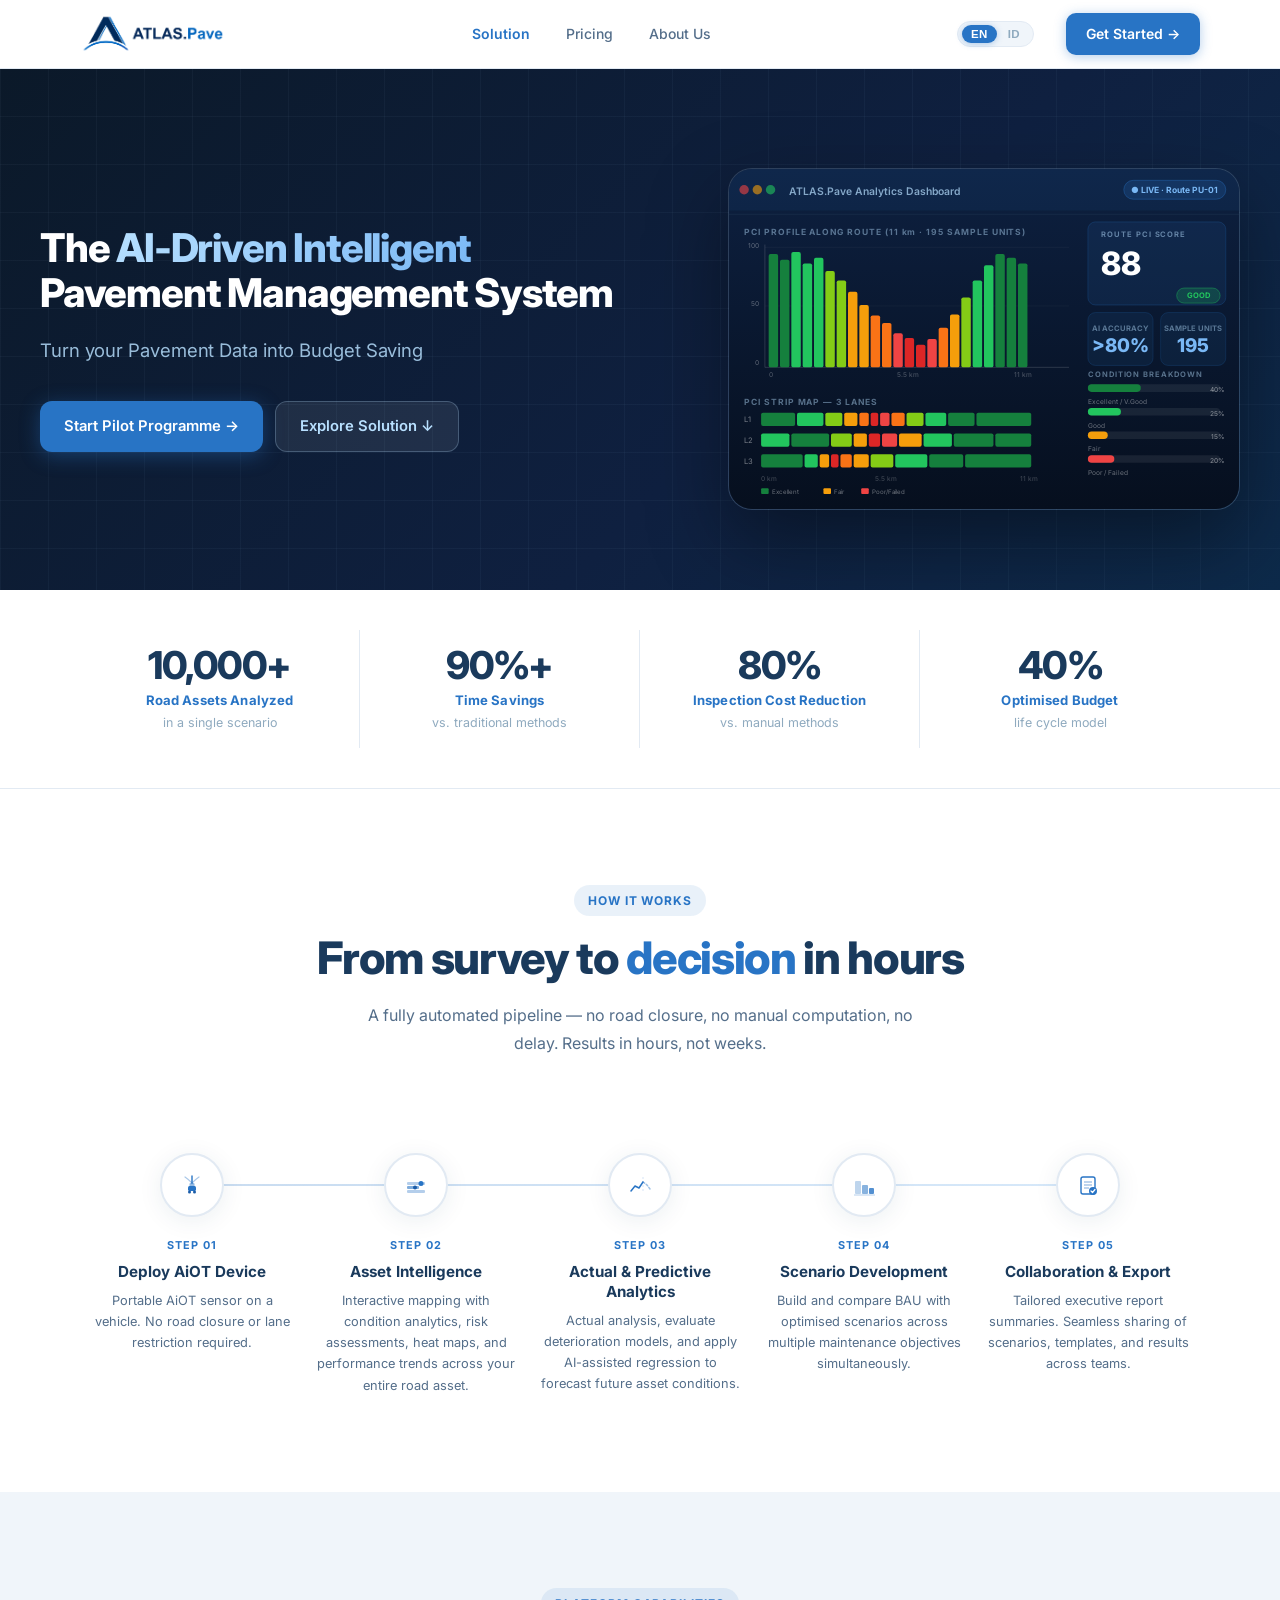
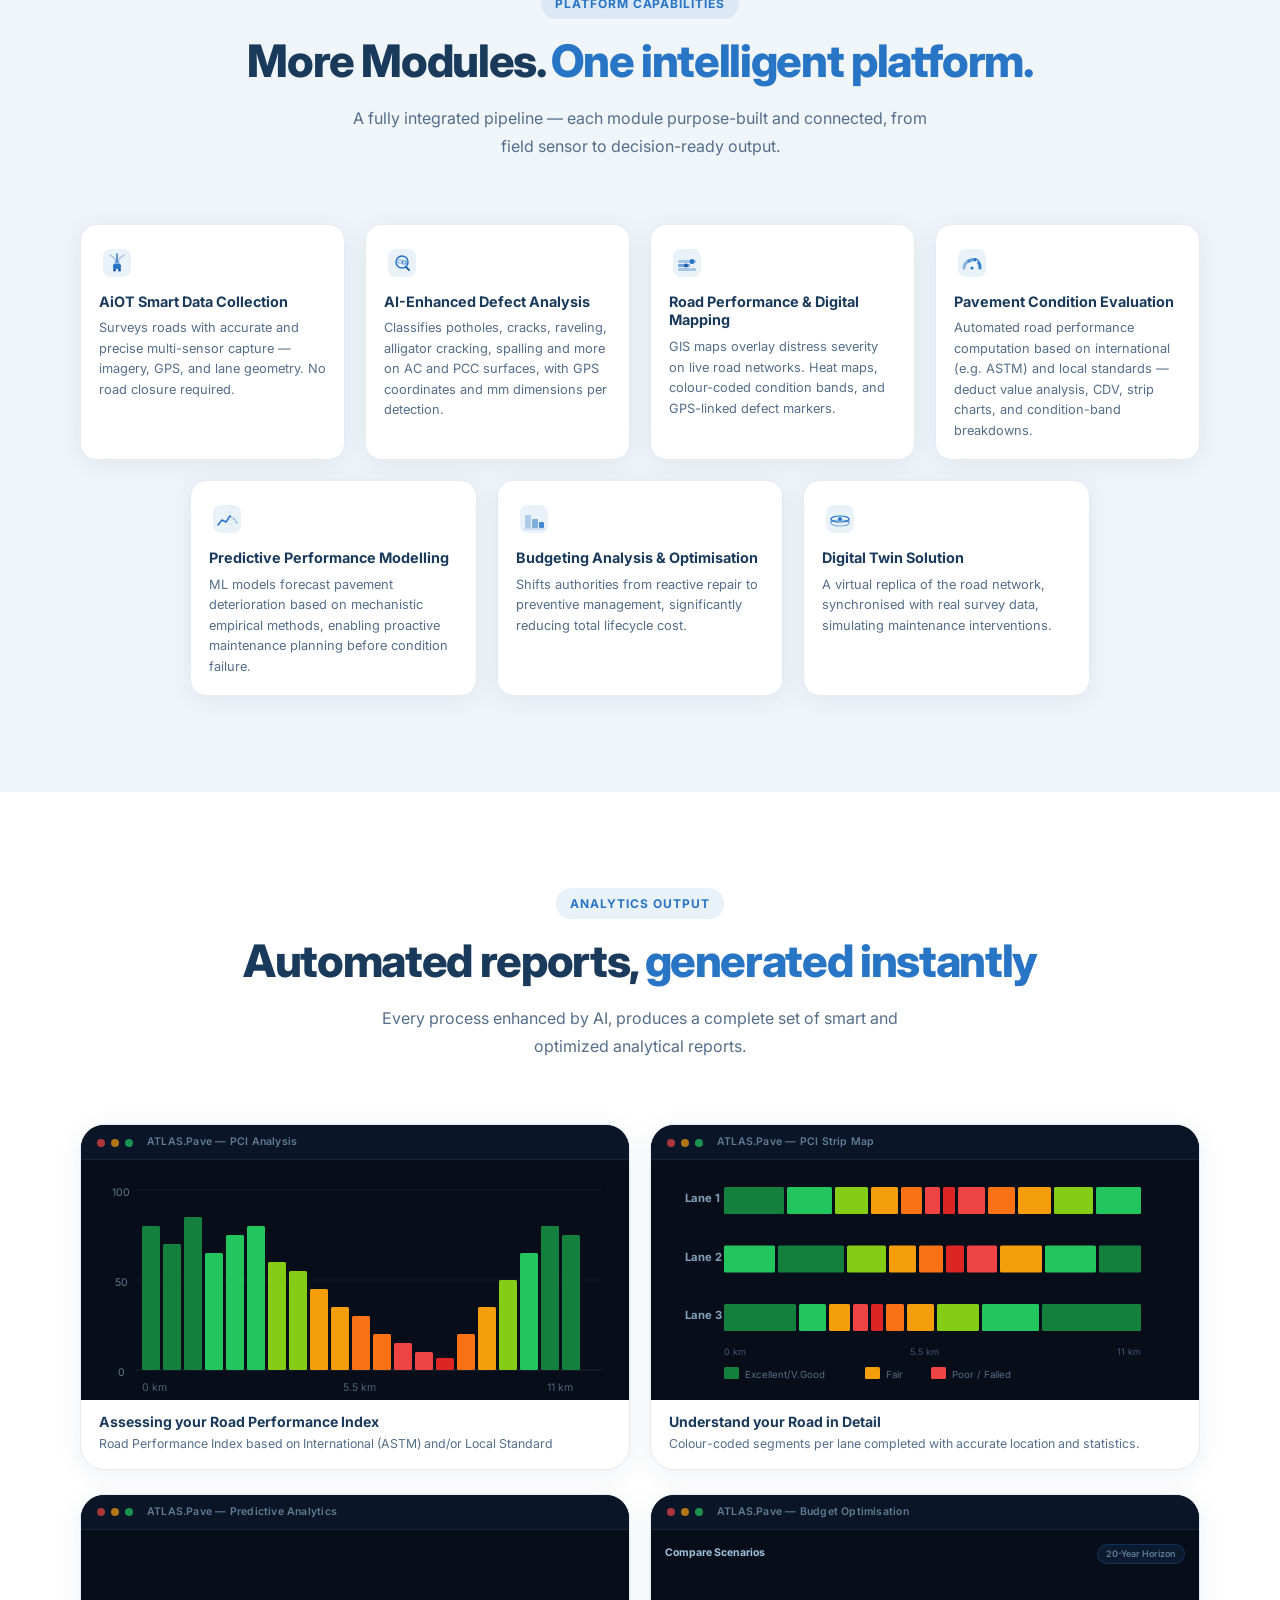
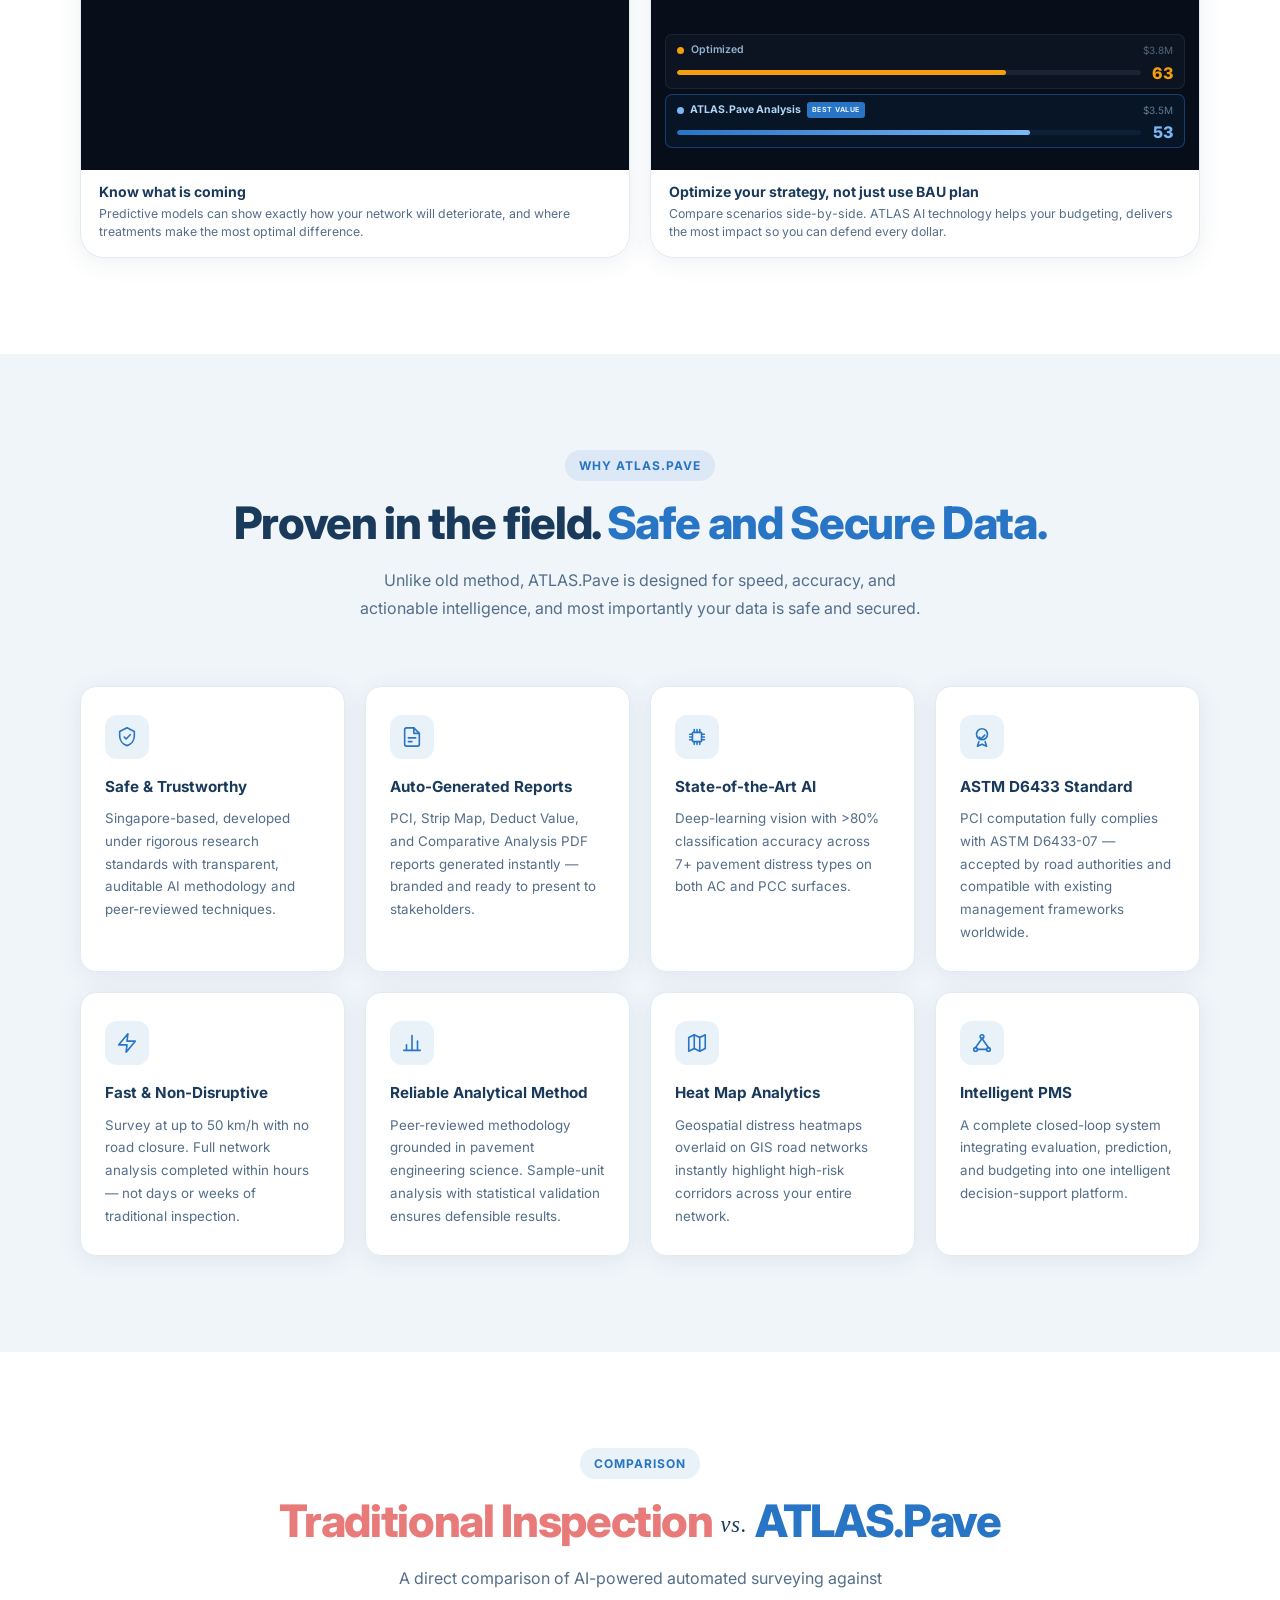
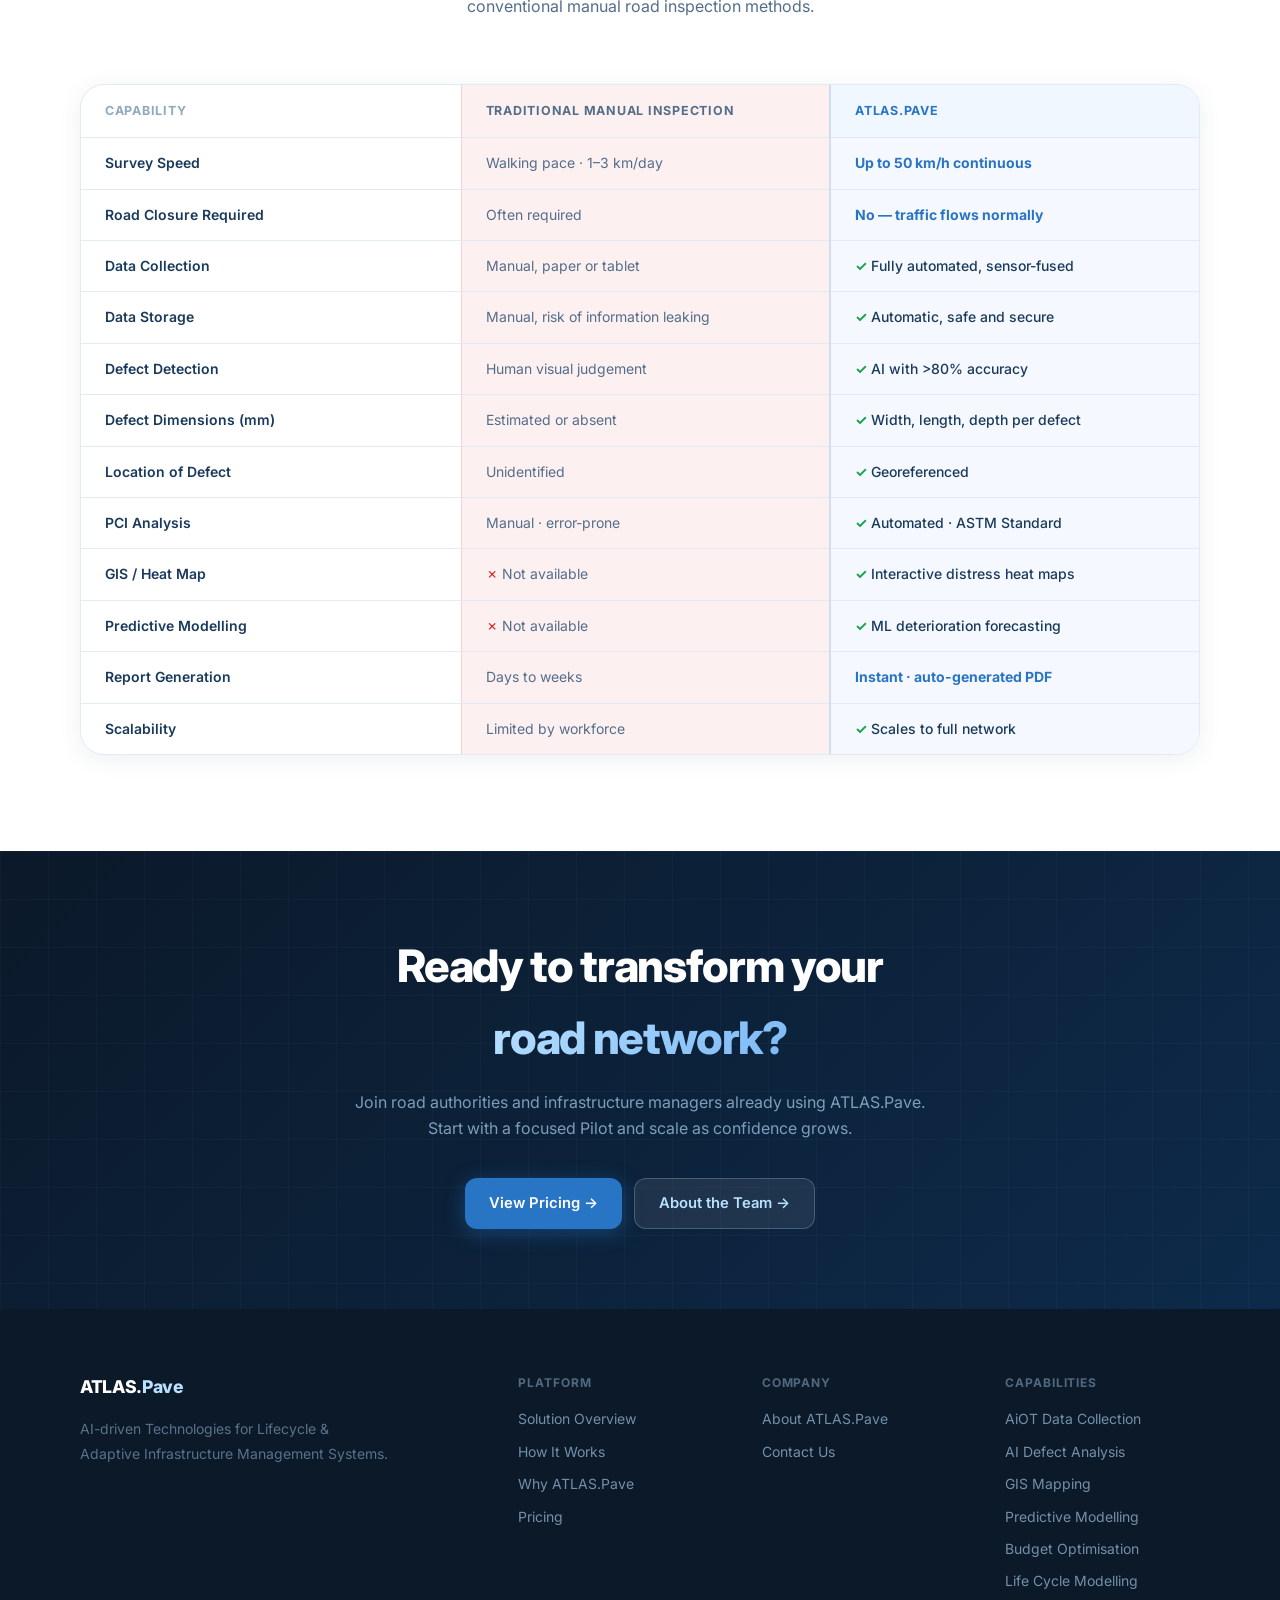
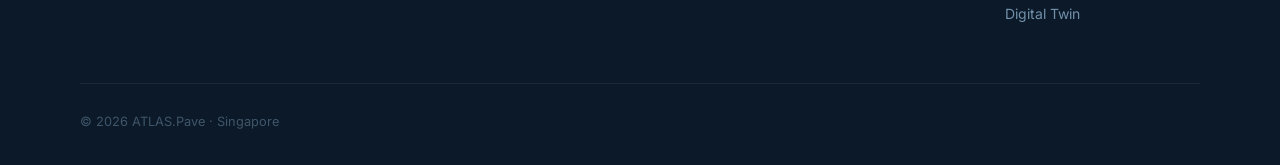
<file: index.html>
<!DOCTYPE html>
<html lang="en">
<head>
<meta charset="UTF-8">
<meta name="viewport" content="width=device-width, initial-scale=1.0">
<link rel="icon" type="image/svg+xml" href="favicon.svg">
<link rel="preconnect" href="https://fonts.googleapis.com">
<link href="https://fonts.googleapis.com/css2?family=Inter:wght@300;400;500;600;700;800&family=Cormorant+Garamond:wght@400;500;600;700&display=swap" rel="stylesheet">
<link rel="stylesheet" href="style.css?v=20260915d">
<style>
.pred-duo-grid { display:grid; grid-template-columns:1fr 1fr; gap:20px; margin-top:24px; align-items:start; }
@media(max-width:860px){ .pred-duo-grid { grid-template-columns:1fr; } }
/* Compact text panel — chart takes priority */
.pred-duo-grid .mod-body { padding:13px 18px 15px !important; }
.pred-duo-grid .mod-title { font-size:0.88rem !important; margin-bottom:4px !important; line-height:1.3 !important; }
.pred-duo-grid .mod-desc { font-size:0.77rem !important; line-height:1.5 !important; margin:0 !important; }
</style>

<title>ATLAS.Pave | The Low Cost AI-Driven Intelligent Pavement Management System</title>
<meta name="description" content="ATLAS.Pave is an AI-driven pavement management system. AiOT vehicle sensors survey roads with no closure, auto-compute Pavement Condition Index (ASTM D6433), map distress on GIS, predict deterioration and optimise maintenance budgets. Turn your pavement data into budget saving.">
<meta name="keywords" content="pavement management system, AI pavement inspection, automated PCI analysis, ASTM D6433 software, road condition survey, pavement deterioration prediction, road asset management, AiOT road survey, pavement condition index software">
<link rel="canonical" href="https://atlas-pave.com/">
<meta name="robots" content="index, follow, max-image-preview:large">
<meta property="og:type" content="website">
<meta property="og:site_name" content="ATLAS.Pave">
<meta property="og:title" content="ATLAS.Pave — AI Pavement Management System">
<meta property="og:description" content="Turn your pavement data into budget saving. AI-driven pavement condition surveys, PCI analysis (ASTM D6433), predictive modelling and budget optimisation — no road closure required.">
<meta property="og:url" content="https://atlas-pave.com/">
<meta property="og:image" content="https://atlas-pave.com/Logo%20ATLASPave.png">
<meta name="twitter:card" content="summary_large_image">
<meta name="twitter:title" content="ATLAS.Pave — AI Pavement Management System">
<meta name="twitter:description" content="Turn your pavement data into budget saving. AI pavement condition analysis, PCI (ASTM D6433), predictive modelling and budget optimisation.">
<meta name="twitter:image" content="https://atlas-pave.com/Logo%20ATLASPave.png">
<script type="application/ld+json">
{
  "@context": "https://schema.org",
  "@graph": [
    {
      "@type": "Organization",
      "@id": "https://atlas-pave.com/#organization",
      "name": "ATLAS.Pave",
      "alternateName": "ATLAS Pave",
      "url": "https://atlas-pave.com/",
      "logo": "https://atlas-pave.com/Logo%20ATLASPave.png",
      "email": "admin@atlas-pave.com",
      "description": "AI-driven intelligent pavement management system for road authorities and infrastructure operators.",
      "address": { "@type": "PostalAddress", "addressCountry": "SG" },
      "sameAs": [ "https://www.linkedin.com/company/atlas-pave" ]
    },
    {
      "@type": "SoftwareApplication",
      "@id": "https://atlas-pave.com/#software",
      "name": "ATLAS.Pave",
      "applicationCategory": "BusinessApplication",
      "applicationSubCategory": "Pavement Management System",
      "operatingSystem": "Web-based",
      "url": "https://atlas-pave.com/",
      "publisher": { "@id": "https://atlas-pave.com/#organization" },
      "description": "AI-driven pavement management system. Surveys roads with AiOT vehicle sensors (no road closure), classifies pavement distress with deep-learning vision, computes Pavement Condition Index to ASTM D6433, maps conditions on GIS, forecasts deterioration with ML, and optimises maintenance budgets.",
      "featureList": [
        "AiOT smart multi-sensor data collection",
        "AI-enhanced pavement defect detection (>80% accuracy)",
        "Automated Pavement Condition Index (PCI) analysis — ASTM D6433",
        "GIS distress heat-map and digital mapping",
        "ML predictive deterioration modelling",
        "Maintenance budget optimisation and scenario comparison",
        "Digital twin of the road network",
        "Automated PDF report generation"
      ],
      "offers": { "@type": "Offer", "url": "https://atlas-pave.com/pricing.html", "availability": "https://schema.org/InStock" }
    }
  ]
}
</script>
<script type="application/ld+json">
{
  "@context": "https://schema.org",
  "@type": "FAQPage",
  "mainEntity": [
    {
      "@type": "Question",
      "name": "What is ATLAS.Pave?",
      "acceptedAnswer": { "@type": "Answer", "text": "ATLAS.Pave is an AI-driven intelligent pavement management system. It uses portable AiOT vehicle sensors to survey roads with no road closure, then uses AI to detect pavement distress, compute the Pavement Condition Index (PCI) to ASTM D6433, map conditions on GIS, forecast deterioration, and optimise maintenance budgets — taking road authorities from survey to decision in hours." }
    },
    {
      "@type": "Question",
      "name": "How is ATLAS.Pave different from traditional pavement inspection?",
      "acceptedAnswer": { "@type": "Answer", "text": "Traditional manual inspection surveys at walking pace (1–3 km/day), often requires road closures, and relies on human judgement. ATLAS.Pave surveys at up to 50 km/h with no road closure, detects defects automatically with over 80% AI accuracy, georeferences each defect, computes PCI to ASTM D6433 automatically, and generates reports instantly instead of in days or weeks." }
    },
    {
      "@type": "Question",
      "name": "What standards does ATLAS.Pave support?",
      "acceptedAnswer": { "@type": "Answer", "text": "ATLAS.Pave computes the Pavement Condition Index to ASTM D6433, supports Indonesia's Bina Marga PUPR road condition survey (Survey Kondisi Jalan / Surface Distress Index), and can be tailored to local pavement assessment frameworks." }
    },
    {
      "@type": "Question",
      "name": "Does ATLAS.Pave require road closures or special equipment?",
      "acceptedAnswer": { "@type": "Answer", "text": "No. ATLAS.Pave uses a portable AiOT sensor mounted on a normal vehicle. There is no capital investment, no road closure, and no lane restriction — traffic flows normally during the survey." }
    },
    {
      "@type": "Question",
      "name": "What results does ATLAS.Pave deliver?",
      "acceptedAnswer": { "@type": "Answer", "text": "ATLAS.Pave reports roughly 80% inspection cost reduction, up to 90% time savings versus manual methods, and maintenance budget optimisation of up to 40% through lifecycle modelling — all delivered as automated, branded PDF reports." }
    }
  ]
}
</script>
  
</head>
<body>

<!-- ══ NAV ══ -->
<header>
  <div class="nav-inner">
    <a href="index.html" class="nav-logo">
      <img src="Logo%20ATLASPave.png" alt="ATLAS.Pave">
    </a>
    <ul class="nav-links">
      <li><a href="index.html" class="active" data-i18n="nav_solution">Solution</a></li>
      <li><a href="pricing.html" data-i18n="nav_pricing">Pricing</a></li>
      <li><a href="about.html" data-i18n="nav_about">About Us</a></li>
    </ul>
    <button id="langToggle" class="lang-toggle" data-lang="en" aria-label="Switch language">
      <span class="lt-en lt-active">EN</span>
      <span class="lt-id">ID</span>
    </button>
    <a href="pricing.html" class="nav-cta" data-i18n="nav_cta_index">Get Started →</a>
    <button class="nav-hamburger" id="navHamburger" aria-label="Open menu">
      <span></span><span></span><span></span>
    </button>
  </div>
</header>
<nav class="nav-drawer" id="navDrawer">
  <a href="index.html" class="active" data-i18n="nav_solution">Solution</a>
  <a href="pricing.html" data-i18n="nav_pricing">Pricing</a>
  <a href="about.html" data-i18n="nav_about">About Us</a>
</nav>

<!-- ══ HERO ══ -->
<section class="hero">
  <div class="hero-inner">
    <div>
      <h1 class="hero-title" data-i18n-html="hero_title">The <span class="grad">AI-Driven Intelligent</span><br>Pavement Management System</h1>
      <p class="hero-desc" data-i18n="hero_desc">Turn your Pavement Data into Budget Saving</p>
      <div class="hero-actions">
        <a href="pricing.html" class="btn-primary" data-i18n="hero_btn1">Start Pilot Programme →</a>
        <a href="#solution" class="btn-secondary" data-i18n="hero_btn2">Explore Solution ↓</a>
      </div>
    </div>
    <div class="hero-visual">
      <div class="hero-dashboard">
        <svg viewBox="0 0 540 360" xmlns="http://www.w3.org/2000/svg">
          <defs>
            <linearGradient id="hbg" x1="0" y1="0" x2="0" y2="1">
              <stop offset="0%" stop-color="#0d2040"/>
              <stop offset="100%" stop-color="#060f1e"/>
            </linearGradient>
            <filter id="hglow"><feGaussianBlur stdDeviation="2.5" result="b"/><feMerge><feMergeNode in="b"/><feMergeNode in="SourceGraphic"/></feMerge></filter>
          </defs>
          <rect width="540" height="360" fill="url(#hbg)"/>
          <!-- Subtle grid -->
          <line x1="0" y1="48" x2="540" y2="48" stroke="rgba(184,224,255,0.06)" stroke-width="1"/>
          <!-- Header bar -->
          <rect width="540" height="44" fill="rgba(40,116,197,0.08)"/>
          <circle cx="16" cy="22" r="5" fill="rgba(239,68,68,0.6)"/>
          <circle cx="30" cy="22" r="5" fill="rgba(245,158,11,0.6)"/>
          <circle cx="44" cy="22" r="5" fill="rgba(34,197,94,0.6)"/>
          <text x="64" y="27" font-family="Inter,sans-serif" font-size="11" font-weight="600" fill="rgba(184,224,255,0.7)">ATLAS.Pave Analytics Dashboard</text>
          <!-- Route badge right -->
          <rect x="418" y="12" width="108" height="20" rx="10" fill="rgba(40,116,197,0.2)" stroke="rgba(40,116,197,0.4)" stroke-width="1"/>
          <text x="472" y="25" text-anchor="middle" font-family="Inter,sans-serif" font-size="9" font-weight="700" fill="#7ab8f5">● LIVE · Route PU-01</text>

          <!-- ── Left panel: PCI bar chart ── -->
          <text x="16" y="70" font-family="Inter,sans-serif" font-size="9" font-weight="700" fill="rgba(184,224,255,0.45)" letter-spacing="1">PCI PROFILE ALONG ROUTE (11 km · 195 SAMPLE UNITS)</text>
          <!-- Y-axis -->
          <line x1="38" y1="80" x2="38" y2="210" stroke="rgba(255,255,255,0.15)" stroke-width="1"/>
          <line x1="38" y1="210" x2="360" y2="210" stroke="rgba(255,255,255,0.15)" stroke-width="1"/>
          <text x="32" y="84" text-anchor="end" font-family="Inter,sans-serif" font-size="7" fill="rgba(255,255,255,0.35)">100</text>
          <text x="32" y="145" text-anchor="end" font-family="Inter,sans-serif" font-size="7" fill="rgba(255,255,255,0.35)">50</text>
          <text x="32" y="207" text-anchor="end" font-family="Inter,sans-serif" font-size="7" fill="rgba(255,255,255,0.35)">0</text>
          <!-- Gridlines -->
          <line x1="38" y1="83" x2="360" y2="83" stroke="rgba(255,255,255,0.05)" stroke-width="0.7"/>
          <line x1="38" y1="145" x2="360" y2="145" stroke="rgba(255,255,255,0.05)" stroke-width="0.7"/>
          <!-- Bar chart (condition-coded) -->
          <rect x="42"  y="90"  width="10" height="120" rx="2" fill="#15803d"/>
          <rect x="54"  y="96"  width="10" height="114" rx="2" fill="#15803d"/>
          <rect x="66"  y="88"  width="10" height="122" rx="2" fill="#22c55e"/>
          <rect x="78"  y="100" width="10" height="110" rx="2" fill="#22c55e"/>
          <rect x="90"  y="94"  width="10" height="116" rx="2" fill="#22c55e"/>
          <rect x="102" y="108" width="10" height="102" rx="2" fill="#84cc16"/>
          <rect x="114" y="118" width="10" height="92"  rx="2" fill="#84cc16"/>
          <rect x="126" y="130" width="10" height="80"  rx="2" fill="#f59e0b"/>
          <rect x="138" y="144" width="10" height="66"  rx="2" fill="#f59e0b"/>
          <rect x="150" y="155" width="10" height="55"  rx="2" fill="#f97316"/>
          <rect x="162" y="163" width="10" height="47"  rx="2" fill="#f97316"/>
          <rect x="174" y="174" width="10" height="36"  rx="2" fill="#ef4444"/>
          <rect x="186" y="179" width="10" height="31"  rx="2" fill="#dc2626"/>
          <rect x="198" y="186" width="10" height="24"  rx="2" fill="#dc2626"/>
          <rect x="210" y="180" width="10" height="30"  rx="2" fill="#ef4444"/>
          <rect x="222" y="168" width="10" height="42"  rx="2" fill="#f97316"/>
          <rect x="234" y="154" width="10" height="56"  rx="2" fill="#f59e0b"/>
          <rect x="246" y="136" width="10" height="74"  rx="2" fill="#84cc16"/>
          <rect x="258" y="118" width="10" height="92"  rx="2" fill="#22c55e"/>
          <rect x="270" y="102" width="10" height="108" rx="2" fill="#22c55e"/>
          <rect x="282" y="90"  width="10" height="120" rx="2" fill="#15803d"/>
          <rect x="294" y="94"  width="10" height="116" rx="2" fill="#15803d"/>
          <rect x="306" y="100" width="10" height="110" rx="2" fill="#15803d"/>
          <!-- x-axis labels -->
          <text x="42"  y="220" font-family="Inter,sans-serif" font-size="7" fill="rgba(255,255,255,0.3)">0</text>
          <text x="178" y="220" font-family="Inter,sans-serif" font-size="7" fill="rgba(255,255,255,0.3)">5.5 km</text>
          <text x="302" y="220" font-family="Inter,sans-serif" font-size="7" fill="rgba(255,255,255,0.3)">11 km</text>

          <!-- ── Right panel: stats cards ── -->
          <!-- PCI Score card -->
          <rect x="380" y="56" width="146" height="88" rx="8" fill="rgba(40,116,197,0.12)" stroke="rgba(40,116,197,0.25)" stroke-width="1"/>
          <text x="394" y="72" font-family="Inter,sans-serif" font-size="8" font-weight="700" fill="rgba(184,224,255,0.5)" letter-spacing="1">ROUTE PCI SCORE</text>
          <text x="394" y="112" font-family="Inter,sans-serif" font-size="34" font-weight="800" fill="#fff">88</text>
          <rect x="474" y="126" width="46" height="16" rx="8" fill="rgba(34,197,94,0.2)" stroke="rgba(34,197,94,0.4)" stroke-width="1"/>
          <text x="497" y="137" text-anchor="middle" font-family="Inter,sans-serif" font-size="8" font-weight="700" fill="#22c55e">GOOD</text>

          <!-- Accuracy card -->
          <rect x="380" y="152" width="69" height="56" rx="8" fill="rgba(40,116,197,0.10)" stroke="rgba(40,116,197,0.2)" stroke-width="1"/>
          <text x="415" y="171" text-anchor="middle" font-family="Inter,sans-serif" font-size="8" font-weight="700" fill="rgba(184,224,255,0.45)">AI ACCURACY</text>
          <text x="415" y="194" text-anchor="middle" font-family="Inter,sans-serif" font-size="20" font-weight="800" fill="#7ab8f5">&gt;80%</text>

          <!-- Units card -->
          <rect x="457" y="152" width="69" height="56" rx="8" fill="rgba(40,116,197,0.10)" stroke="rgba(40,116,197,0.2)" stroke-width="1"/>
          <text x="491" y="171" text-anchor="middle" font-family="Inter,sans-serif" font-size="8" font-weight="700" fill="rgba(184,224,255,0.45)">SAMPLE UNITS</text>
          <text x="491" y="194" text-anchor="middle" font-family="Inter,sans-serif" font-size="20" font-weight="800" fill="#7ab8f5">195</text>

          <!-- Condition breakdown bars -->
          <text x="380" y="220" font-family="Inter,sans-serif" font-size="8" font-weight="700" fill="rgba(184,224,255,0.45)" letter-spacing="1">CONDITION BREAKDOWN</text>
          <!-- Excellent/VGood -->
          <rect x="380" y="228" width="140" height="8" rx="4" fill="rgba(255,255,255,0.07)"/>
          <rect x="380" y="228" width="56" height="8" rx="4" fill="#15803d"/>
          <text x="524" y="236" text-anchor="end" font-family="Inter,sans-serif" font-size="7" fill="rgba(255,255,255,0.5)">40%</text>
          <text x="380" y="249" font-family="Inter,sans-serif" font-size="7" fill="rgba(255,255,255,0.4)">Excellent / V.Good</text>
          <!-- Good -->
          <rect x="380" y="253" width="140" height="8" rx="4" fill="rgba(255,255,255,0.07)"/>
          <rect x="380" y="253" width="35" height="8" rx="4" fill="#22c55e"/>
          <text x="524" y="261" text-anchor="end" font-family="Inter,sans-serif" font-size="7" fill="rgba(255,255,255,0.5)">25%</text>
          <text x="380" y="274" font-family="Inter,sans-serif" font-size="7" fill="rgba(255,255,255,0.4)">Good</text>
          <!-- Fair -->
          <rect x="380" y="278" width="140" height="8" rx="4" fill="rgba(255,255,255,0.07)"/>
          <rect x="380" y="278" width="21" height="8" rx="4" fill="#f59e0b"/>
          <text x="524" y="286" text-anchor="end" font-family="Inter,sans-serif" font-size="7" fill="rgba(255,255,255,0.5)">15%</text>
          <text x="380" y="299" font-family="Inter,sans-serif" font-size="7" fill="rgba(255,255,255,0.4)">Fair</text>
          <!-- Poor/Failed -->
          <rect x="380" y="303" width="140" height="8" rx="4" fill="rgba(255,255,255,0.07)"/>
          <rect x="380" y="303" width="28" height="8" rx="4" fill="#ef4444"/>
          <text x="524" y="311" text-anchor="end" font-family="Inter,sans-serif" font-size="7" fill="rgba(255,255,255,0.5)">20%</text>
          <text x="380" y="324" font-family="Inter,sans-serif" font-size="7" fill="rgba(255,255,255,0.4)">Poor / Failed</text>

          <!-- ── Bottom strip map preview ── -->
          <text x="16" y="250" font-family="Inter,sans-serif" font-size="9" font-weight="700" fill="rgba(184,224,255,0.45)" letter-spacing="1">PCI STRIP MAP — 3 LANES</text>
          <!-- Lane 1 -->
          <text x="16" y="268" font-family="Inter,sans-serif" font-size="8" fill="rgba(255,255,255,0.45)">L1</text>
          <rect x="34" y="258" width="36" height="14" rx="2" fill="#15803d"/>
          <rect x="72" y="258" width="28" height="14" rx="2" fill="#22c55e"/>
          <rect x="102" y="258" width="18" height="14" rx="2" fill="#84cc16"/>
          <rect x="122" y="258" width="14" height="14" rx="2" fill="#f59e0b"/>
          <rect x="138" y="258" width="10" height="14" rx="2" fill="#f97316"/>
          <rect x="150" y="258" width="8" height="14" rx="2" fill="#dc2626"/>
          <rect x="160" y="258" width="10" height="14" rx="2" fill="#ef4444"/>
          <rect x="172" y="258" width="14" height="14" rx="2" fill="#f97316"/>
          <rect x="188" y="258" width="18" height="14" rx="2" fill="#84cc16"/>
          <rect x="208" y="258" width="22" height="14" rx="2" fill="#22c55e"/>
          <rect x="232" y="258" width="28" height="14" rx="2" fill="#15803d"/>
          <rect x="262" y="258" width="58" height="14" rx="2" fill="#15803d"/>
          <!-- Lane 2 -->
          <text x="16" y="290" font-family="Inter,sans-serif" font-size="8" fill="rgba(255,255,255,0.45)">L2</text>
          <rect x="34" y="280" width="30" height="14" rx="2" fill="#22c55e"/>
          <rect x="66" y="280" width="40" height="14" rx="2" fill="#15803d"/>
          <rect x="108" y="280" width="22" height="14" rx="2" fill="#84cc16"/>
          <rect x="132" y="280" width="14" height="14" rx="2" fill="#f59e0b"/>
          <rect x="148" y="280" width="12" height="14" rx="2" fill="#dc2626"/>
          <rect x="162" y="280" width="16" height="14" rx="2" fill="#ef4444"/>
          <rect x="180" y="280" width="24" height="14" rx="2" fill="#f59e0b"/>
          <rect x="206" y="280" width="30" height="14" rx="2" fill="#22c55e"/>
          <rect x="238" y="280" width="42" height="14" rx="2" fill="#15803d"/>
          <rect x="282" y="280" width="38" height="14" rx="2" fill="#15803d"/>
          <!-- Lane 3 -->
          <text x="16" y="312" font-family="Inter,sans-serif" font-size="8" fill="rgba(255,255,255,0.45)">L3</text>
          <rect x="34" y="302" width="44" height="14" rx="2" fill="#15803d"/>
          <rect x="80" y="302" width="14" height="14" rx="2" fill="#22c55e"/>
          <rect x="96" y="302" width="10" height="14" rx="2" fill="#f59e0b"/>
          <rect x="108" y="302" width="8" height="14" rx="2" fill="#dc2626"/>
          <rect x="118" y="302" width="12" height="14" rx="2" fill="#f97316"/>
          <rect x="132" y="302" width="16" height="14" rx="2" fill="#f59e0b"/>
          <rect x="150" y="302" width="24" height="14" rx="2" fill="#84cc16"/>
          <rect x="176" y="302" width="34" height="14" rx="2" fill="#22c55e"/>
          <rect x="212" y="302" width="36" height="14" rx="2" fill="#15803d"/>
          <rect x="250" y="302" width="70" height="14" rx="2" fill="#15803d"/>
          <!-- Distance label -->
          <text x="34"  y="330" font-family="Inter,sans-serif" font-size="7" fill="rgba(255,255,255,0.25)">0 km</text>
          <text x="155" y="330" font-family="Inter,sans-serif" font-size="7" fill="rgba(255,255,255,0.25)">5.5 km</text>
          <text x="308" y="330" font-family="Inter,sans-serif" font-size="7" fill="rgba(255,255,255,0.25)">11 km</text>
          <!-- Legend -->
          <rect x="34"  y="338" width="8" height="6" rx="1" fill="#15803d"/>
          <text x="45"  y="344" font-family="Inter,sans-serif" font-size="6.5" fill="rgba(255,255,255,0.4)">Excellent</text>
          <rect x="100" y="338" width="8" height="6" rx="1" fill="#f59e0b"/>
          <text x="111" y="344" font-family="Inter,sans-serif" font-size="6.5" fill="rgba(255,255,255,0.4)">Fair</text>
          <rect x="140" y="338" width="8" height="6" rx="1" fill="#ef4444"/>
          <text x="151" y="344" font-family="Inter,sans-serif" font-size="6.5" fill="rgba(255,255,255,0.4)">Poor/Failed</text>
        </svg>
      </div>
    </div>
  </div>
</section>

<!-- ══ STATS STRIP ══ -->
<div class="stats-strip">
  <div class="stats-grid">
    <div class="stat-item sr">
      <div class="stat-num">10,000+</div>
      <div class="stat-tag" data-i18n="stat1_tag">Road Assets Analyzed</div>
      <div class="stat-label" data-i18n="stat1_label">in a single scenario</div>
    </div>
    <div class="stat-item sr">
      <div class="stat-num">90%+</div>
      <div class="stat-tag" data-i18n="stat2_tag">Time Savings</div>
      <div class="stat-label" data-i18n="stat2_label">vs. traditional methods</div>
    </div>
    <div class="stat-item sr">
      <div class="stat-num">80%</div>
      <div class="stat-tag" data-i18n="stat3_tag">Inspection Cost Reduction</div>
      <div class="stat-label" data-i18n="stat3_label">vs. conservative methods</div>
    </div>
    <div class="stat-item sr">
      <div class="stat-num">40%</div>
      <div class="stat-tag" data-i18n="stat4_tag">Optimised Budget</div>
      <div class="stat-label" data-i18n="stat4_label">life cycle model</div>
    </div>
  </div>
</div>

<!-- ══ HOW IT WORKS ══ -->
<section class="section" id="solution">
  <div class="container">
    <div class="section-header sr">
      <div class="eyebrow" data-i18n="hiw_eyebrow">How It Works</div>
      <h2 class="section-title" data-i18n-html="hiw_title">From survey to <em>decision</em> in hours</h2>
      <p class="section-sub" data-i18n="hiw_sub">A fully automated pipeline — no road closure, no manual computation, no delay. Results in hours, not weeks.</p>
    </div>
    <!-- Timeline row -->
    <div class="timeline-wrap sr">
      <div class="timeline-line"></div>
      <div class="timeline-step">
        <div class="tl-circle">
          <svg width="28" height="28" viewBox="0 0 28 28" fill="none"><rect x="10" y="15" width="8" height="5" rx="1.5" fill="var(--azure)"/><rect x="11.5" y="12" width="5" height="4" rx="1" fill="var(--azure)" opacity="0.5"/><circle cx="11.5" cy="21" r="1.5" fill="var(--azure-d)"/><circle cx="16.5" cy="21" r="1.5" fill="var(--azure-d)"/><path d="M14 12 Q14 7 14 5" stroke="var(--azure)" stroke-width="1.4" stroke-linecap="round"/><path d="M14 12 Q10 8 7 6" stroke="var(--azure)" stroke-width="1.2" stroke-linecap="round" opacity="0.4"/><path d="M14 12 Q18 8 21 6" stroke="var(--azure)" stroke-width="1.2" stroke-linecap="round" opacity="0.4"/></svg>
        </div>
        <div class="tl-num" data-i18n="step1_num">STEP 01</div>
        <h4 class="tl-title" data-i18n="step1_title">Deploy AiOT Device</h4>
        <p class="tl-desc" data-i18n="step1_desc">Portable AiOT sensor on a vehicle. No road closure or lane restriction required.</p>
      </div>
      <div class="timeline-step">
        <div class="tl-circle">
          <svg width="28" height="28" viewBox="0 0 28 28" fill="none"><rect x="5" y="11" width="18" height="3" rx="1" fill="var(--azure)" opacity="0.35"/><rect x="5" y="15" width="12" height="3" rx="1" fill="var(--azure)" opacity="0.6"/><rect x="5" y="19" width="18" height="3" rx="1" fill="var(--azure)" opacity="0.35"/><circle cx="19" cy="12.5" r="2.5" fill="var(--azure)"/><circle cx="13" cy="16.5" r="2" fill="var(--azure-d)"/></svg>
        </div>
        <div class="tl-num" data-i18n="step2_num">STEP 02</div>
        <h4 class="tl-title" data-i18n="step2_title">Asset Intelligence</h4>
        <p class="tl-desc" data-i18n="step2_desc">Interactive mapping with condition analytics, risk assessments, heat maps, and performance trends across your entire road asset.</p>
      </div>
      <div class="timeline-step">
        <div class="tl-circle">
          <svg width="28" height="28" viewBox="0 0 28 28" fill="none"><polyline points="5,20 9,15 13,17 17,11" stroke="var(--azure)" stroke-width="1.5" fill="none" stroke-linejoin="round" stroke-linecap="round"/><polyline points="17,11 21,14 24,18" stroke="var(--azure)" stroke-width="1.5" fill="none" stroke-dasharray="2,2" stroke-linejoin="round" stroke-linecap="round" opacity="0.45"/><line x1="17" y1="6" x2="17" y2="22" stroke="var(--azure)" stroke-width="0.8" stroke-dasharray="2,2" opacity="0.25"/></svg>
        </div>
        <div class="tl-num" data-i18n="step3_num">STEP 03</div>
        <h4 class="tl-title" data-i18n-html="step3_title">Actual &amp; Predictive Analytics</h4>
        <p class="tl-desc" data-i18n="step3_desc">Actual analysis, evaluate deterioration models, and apply AI-assisted regression to forecast future asset conditions.</p>
      </div>
      <div class="timeline-step">
        <div class="tl-circle">
          <svg width="28" height="28" viewBox="0 0 28 28" fill="none"><rect x="5" y="10" width="6" height="13" rx="1" fill="var(--azure)" opacity="0.3"/><rect x="12" y="14" width="6" height="9" rx="1" fill="var(--azure)" opacity="0.55"/><rect x="19" y="17" width="5" height="6" rx="1" fill="var(--azure)" opacity="0.8"/><line x1="4" y1="24" x2="25" y2="24" stroke="var(--azure)" stroke-width="1" opacity="0.35"/></svg>
        </div>
        <div class="tl-num" data-i18n="step4_num">STEP 04</div>
        <h4 class="tl-title" data-i18n="step4_title">Scenario Development</h4>
        <p class="tl-desc" data-i18n="step4_desc">Build and compare BAU with optimised scenarios across multiple maintenance objectives simultaneously.</p>
      </div>
      <div class="timeline-step">
        <div class="tl-circle">
          <svg width="28" height="28" viewBox="0 0 28 28" fill="none"><rect x="7" y="6" width="14" height="17" rx="2" fill="none" stroke="var(--azure)" stroke-width="1.4"/><line x1="10" y1="11" x2="18" y2="11" stroke="var(--azure)" stroke-width="1.2" opacity="0.5"/><line x1="10" y1="14" x2="18" y2="14" stroke="var(--azure)" stroke-width="1.2" opacity="0.5"/><line x1="10" y1="17" x2="15" y2="17" stroke="var(--azure)" stroke-width="1.2" opacity="0.5"/><circle cx="19" cy="20" r="4" fill="var(--azure)"/><polyline points="17,20 18.5,21.5 21,18.5" stroke="#fff" stroke-width="1.2" stroke-linecap="round" stroke-linejoin="round"/></svg>
        </div>
        <div class="tl-num" data-i18n="step5_num">STEP 05</div>
        <h4 class="tl-title" data-i18n-html="step5_title">Collaboration &amp; Export</h4>
        <p class="tl-desc" data-i18n="step5_desc">Tailored executive report summaries. Seamless sharing of scenarios, templates, and results across teams.</p>
      </div>
    </div>
  </div>
</section>

<!-- ══ 7 MODULE CARDS ══ -->
<section class="section section-pale" id="capabilities">
  <div class="container">
    <div class="section-header sr">
      <div class="eyebrow" data-i18n="cap_eyebrow">Platform Capabilities</div>
      <h2 class="section-title" data-i18n-html="cap_title">More Modules. <em>One intelligent platform.</em></h2>
      <p class="section-sub" data-i18n="cap_sub">A fully integrated pipeline — each module purpose-built and connected, from field sensor to decision-ready output.</p>
    </div>

    <!-- Row 1: Modules 01–04 -->
    <div class="mod-grid" style="display:grid;grid-template-columns:repeat(4,1fr);gap:20px;margin-bottom:20px;">

      <!-- 01 AiOT Collection -->
      <div class="cap-card sr">
        <div class="cap-icon">
          <svg width="28" height="28" viewBox="0 0 28 28" fill="none" xmlns="http://www.w3.org/2000/svg"><rect width="28" height="28" rx="8" fill="var(--azure-l)"/><rect x="10" y="15" width="8" height="5" rx="1.5" fill="var(--azure)"/><rect x="11.5" y="12" width="5" height="4" rx="1" fill="var(--azure)" opacity="0.55"/><circle cx="11.5" cy="21" r="1.5" fill="var(--azure-d)"/><circle cx="16.5" cy="21" r="1.5" fill="var(--azure-d)"/><path d="M14 12 Q10 8 7 6" stroke="var(--azure)" stroke-width="1.2" stroke-linecap="round" opacity="0.4"/><path d="M14 12 Q14 7 14 5" stroke="var(--azure)" stroke-width="1.4" stroke-linecap="round"/><path d="M14 12 Q18 8 21 6" stroke="var(--azure)" stroke-width="1.2" stroke-linecap="round" opacity="0.4"/></svg>
        </div>
        <h3 class="cap-title" data-i18n="cap1_title">AiOT Smart Data Collection</h3>
        <p class="cap-desc" data-i18n="cap1_desc">Surveys roads with accurate and precise multi-sensor capture — imagery, GPS, and lane geometry. No road closure required.</p>
      </div>

      <!-- 02 AI Defect Analysis -->
      <div class="cap-card sr">
        <div class="cap-icon">
          <svg width="28" height="28" viewBox="0 0 28 28" fill="none" xmlns="http://www.w3.org/2000/svg"><rect width="28" height="28" rx="8" fill="var(--azure-l)"/><circle cx="14" cy="13" r="6" stroke="var(--azure)" stroke-width="1.5" fill="none"/><rect x="10" y="11" width="4" height="3" rx="0.5" fill="none" stroke="var(--azure)" stroke-width="1.2" opacity="0.5"/><rect x="14.5" y="12" width="3.5" height="3" rx="0.5" fill="none" stroke="var(--azure)" stroke-width="1.2" opacity="0.8"/><line x1="18" y1="18" x2="21" y2="21" stroke="var(--azure-d)" stroke-width="1.8" stroke-linecap="round"/></svg>
        </div>
        <h3 class="cap-title" data-i18n="cap2_title">AI-Enhanced Defect Analysis</h3>
        <p class="cap-desc" data-i18n="cap2_desc">Classifies potholes, cracks, raveling, alligator cracking, spalling and more on AC and PCC surfaces, with GPS coordinates and mm dimensions per detection.</p>
      </div>

      <!-- 03 GIS Mapping -->
      <div class="cap-card sr">
        <div class="cap-icon">
          <svg width="28" height="28" viewBox="0 0 28 28" fill="none" xmlns="http://www.w3.org/2000/svg"><rect width="28" height="28" rx="8" fill="var(--azure-l)"/><rect x="5" y="11" width="18" height="3" rx="1" fill="var(--azure)" opacity="0.35"/><rect x="5" y="15" width="12" height="3" rx="1" fill="var(--azure)" opacity="0.6"/><rect x="5" y="19" width="18" height="3" rx="1" fill="var(--azure)" opacity="0.35"/><circle cx="19" cy="12.5" r="2.5" fill="var(--azure)"/><circle cx="13" cy="16.5" r="2" fill="var(--azure-d)"/></svg>
        </div>
        <h3 class="cap-title" data-i18n-html="cap3_title">Road Performance &amp; Digital Mapping</h3>
        <p class="cap-desc" data-i18n="cap3_desc">GIS maps overlay distress severity on live road networks. Heat maps, colour-coded condition bands, and GPS-linked defect markers.</p>
      </div>

      <!-- 04 PCI Evaluation -->
      <div class="cap-card sr">
        <div class="cap-icon">
          <svg width="28" height="28" viewBox="0 0 28 28" fill="none" xmlns="http://www.w3.org/2000/svg"><rect width="28" height="28" rx="8" fill="var(--azure-l)"/><path d="M6 19 A8 8 0 0,1 22 19" stroke="var(--azure)" stroke-width="3" fill="none" stroke-linecap="round" opacity="0.15"/><path d="M6 19 A8 8 0 0,1 11 12" stroke="var(--azure)" stroke-width="3" fill="none" stroke-linecap="round" opacity="0.4"/><path d="M11 12 A8 8 0 0,1 17 10.5" stroke="var(--azure)" stroke-width="3" fill="none" stroke-linecap="round" opacity="0.65"/><path d="M17 10.5 A8 8 0 0,1 22 19" stroke="var(--azure)" stroke-width="3" fill="none" stroke-linecap="round" opacity="0.9"/><line x1="14" y1="19" x2="19" y2="12" stroke="#fff" stroke-width="1.5" stroke-linecap="round"/><circle cx="14" cy="19" r="1.5" fill="var(--azure)"/></svg>
        </div>
        <h3 class="cap-title" data-i18n="cap4_title">Pavement Condition Evaluation</h3>
        <p class="cap-desc" data-i18n="cap4_desc">Automated road performance computation based on international (e.g. ASTM) and local standards — deduct value analysis, CDV, strip charts, and condition-band breakdowns.</p>
      </div>

    </div><!-- /row 1 -->

    <!-- Row 2: Modules 05–07 -->
    <div class="cap-grid-row2" style="display:grid;grid-template-columns:repeat(3,1fr);gap:20px;max-width:900px;margin:0 auto;">
      <p class="cap-swipe-hint">← Swipe to explore →</p>

      <!-- 05 Predictive Modelling -->
      <div class="cap-card sr">
        <div class="cap-icon">
          <svg width="28" height="28" viewBox="0 0 28 28" fill="none" xmlns="http://www.w3.org/2000/svg"><rect width="28" height="28" rx="8" fill="var(--azure-l)"/><polyline points="5,20 9,15 13,17 17,11" stroke="var(--azure)" stroke-width="1.5" fill="none" stroke-linejoin="round" stroke-linecap="round"/><polyline points="17,11 21,14 24,18" stroke="var(--azure)" stroke-width="1.5" fill="none" stroke-dasharray="2,2" stroke-linejoin="round" stroke-linecap="round" opacity="0.45"/><line x1="17" y1="6" x2="17" y2="22" stroke="var(--azure)" stroke-width="0.8" stroke-dasharray="2,2" opacity="0.2"/></svg>
        </div>
        <h3 class="cap-title" data-i18n="cap5_title">Predictive Performance Modelling</h3>
        <p class="cap-desc" data-i18n="cap5_desc">ML models forecast pavement deterioration based on mechanistic empirical methods, enabling proactive maintenance planning before condition failure.</p>
      </div>

      <!-- 06 Budget Optimisation -->
      <div class="cap-card sr">
        <div class="cap-icon">
          <svg width="28" height="28" viewBox="0 0 28 28" fill="none" xmlns="http://www.w3.org/2000/svg"><rect width="28" height="28" rx="8" fill="var(--azure-l)"/><rect x="5" y="10" width="6" height="13" rx="1" fill="var(--azure)" opacity="0.3"/><rect x="12" y="14" width="6" height="9" rx="1" fill="var(--azure)" opacity="0.55"/><rect x="19" y="17" width="5" height="6" rx="1" fill="var(--azure)" opacity="0.85"/><line x1="4" y1="24" x2="25" y2="24" stroke="var(--azure)" stroke-width="1" opacity="0.3"/></svg>
        </div>
        <h3 class="cap-title" data-i18n-html="cap6_title">Budgeting Analysis &amp; Optimisation</h3>
        <p class="cap-desc" data-i18n="cap6_desc">Shifts authorities from reactive repair to preventive management, significantly reducing total lifecycle cost.</p>
      </div>

      <!-- 07 Digital Twin -->
      <div class="cap-card sr">
        <div class="cap-icon">
          <svg width="28" height="28" viewBox="0 0 28 28" fill="none" xmlns="http://www.w3.org/2000/svg"><rect width="28" height="28" rx="8" fill="var(--azure-l)"/><ellipse cx="14" cy="18" rx="9" ry="3" stroke="var(--azure)" stroke-width="1.2" fill="none" opacity="0.5"/><ellipse cx="14" cy="14" rx="9" ry="3" stroke="var(--azure)" stroke-width="1.2" fill="none"/><line x1="5" y1="14" x2="5" y2="18" stroke="var(--azure)" stroke-width="1.2" opacity="0.5"/><line x1="23" y1="14" x2="23" y2="18" stroke="var(--azure)" stroke-width="1.2" opacity="0.5"/><circle cx="14" cy="14" r="2" fill="var(--azure)"/></svg>
        </div>
        <h3 class="cap-title" data-i18n="cap7_title">Digital Twin Solution</h3>
        <p class="cap-desc" data-i18n="cap7_desc">A virtual replica of the road network, synchronised with real survey data, simulating maintenance interventions.</p>
      </div>

    </div><!-- /row 2 -->
  </div>
</section>

<!-- ══ ANALYTICS EXAMPLES ══ -->
<section class="section">
  <div class="container">
    <div class="section-header sr">
      <div class="eyebrow" data-i18n="ao_eyebrow">Analytics Output</div>
      <h2 class="section-title" data-i18n-html="ao_title">Automated reports, <em>generated instantly</em></h2>
      <p class="section-sub" data-i18n="ao_sub">Every process enhanced by AI, produces a complete set of smart and optimized analytical reports.</p>
    </div>
    <div class="pred-duo-grid">

      <!-- PCI Analysis -->
      <div class="mod-card sr">
        <div class="mod-visual" style="height:auto;padding:0;background:#070e1a;">
          <div style="background:#0a1628;padding:9px 16px 8px;display:flex;align-items:center;gap:6px;border-bottom:1px solid rgba(184,224,255,0.07);">
            <div style="width:8px;height:8px;border-radius:50%;background:#ef4444;opacity:0.7;flex-shrink:0;"></div>
            <div style="width:8px;height:8px;border-radius:50%;background:#f59e0b;opacity:0.7;flex-shrink:0;"></div>
            <div style="width:8px;height:8px;border-radius:50%;background:#22c55e;opacity:0.7;flex-shrink:0;"></div>
            <span style="margin-left:8px;font-size:10.5px;font-weight:600;color:rgba(184,224,255,0.5);font-family:Inter,sans-serif;letter-spacing:0.02em;">ATLAS.Pave — PCI Analysis</span>
          </div>
          <svg viewBox="0 0 340 160" xmlns="http://www.w3.org/2000/svg" style="width:100%;height:240px;display:block;">
            <rect width="340" height="160" fill="#070e1a"/>
            <text x="8" y="24" font-size="7" fill="rgba(184,224,255,0.5)" font-family="Inter,sans-serif">100</text>
            <text x="10" y="84" font-size="7" fill="rgba(184,224,255,0.5)" font-family="Inter,sans-serif">50</text>
            <text x="12" y="144" font-size="7" fill="rgba(184,224,255,0.5)" font-family="Inter,sans-serif">0</text>
            <line x1="24" y1="20" x2="334" y2="20" stroke="rgba(184,224,255,0.07)" stroke-width="0.5"/>
            <line x1="24" y1="80" x2="334" y2="80" stroke="rgba(184,224,255,0.07)" stroke-width="0.5"/>
            <line x1="24" y1="140" x2="334" y2="140" stroke="rgba(184,224,255,0.12)" stroke-width="0.7"/>
            <rect x="28" y="44" width="12" height="96" fill="#15803d" rx="1"/><rect x="42" y="56" width="12" height="84" fill="#15803d" rx="1"/>
            <rect x="56" y="38" width="12" height="102" fill="#15803d" rx="1"/><rect x="70" y="62" width="12" height="78" fill="#22c55e" rx="1"/>
            <rect x="84" y="50" width="12" height="90" fill="#22c55e" rx="1"/><rect x="98" y="44" width="12" height="96" fill="#22c55e" rx="1"/>
            <rect x="112" y="68" width="12" height="72" fill="#84cc16" rx="1"/><rect x="126" y="74" width="12" height="66" fill="#84cc16" rx="1"/>
            <rect x="140" y="86" width="12" height="54" fill="#f59e0b" rx="1"/><rect x="154" y="98" width="12" height="42" fill="#f59e0b" rx="1"/>
            <rect x="168" y="104" width="12" height="36" fill="#f97316" rx="1"/><rect x="182" y="116" width="12" height="24" fill="#f97316" rx="1"/>
            <rect x="196" y="122" width="12" height="18" fill="#ef4444" rx="1"/><rect x="210" y="128" width="12" height="12" fill="#ef4444" rx="1"/>
            <rect x="224" y="132" width="12" height="8" fill="#dc2626" rx="1"/>
            <rect x="238" y="116" width="12" height="24" fill="#f97316" rx="1"/><rect x="252" y="98" width="12" height="42" fill="#f59e0b" rx="1"/>
            <rect x="266" y="80" width="12" height="60" fill="#84cc16" rx="1"/><rect x="280" y="62" width="12" height="78" fill="#22c55e" rx="1"/>
            <rect x="294" y="44" width="12" height="96" fill="#15803d" rx="1"/><rect x="308" y="50" width="12" height="90" fill="#15803d" rx="1"/>
            <text x="28" y="154" font-size="7" fill="rgba(184,224,255,0.4)" font-family="Inter,sans-serif">0 km</text>
            <text x="162" y="154" font-size="7" fill="rgba(184,224,255,0.4)" font-family="Inter,sans-serif">5.5 km</text>
            <text x="298" y="154" font-size="7" fill="rgba(184,224,255,0.4)" font-family="Inter,sans-serif">11 km</text>
          </svg>
        </div>
        <div class="mod-body">
          <h3 class="mod-title" data-i18n="mod1_title">Assessing your Road Performance Index</h3>
          <p class="mod-desc" data-i18n="mod1_desc">Road Performance Index based on International (ASTM) and/or Local Standard</p>
        </div>
      </div>

      <!-- Strip Map -->
      <div class="mod-card sr">
        <div class="mod-visual" style="height:auto;padding:0;background:#070e1a;">
          <div style="background:#0a1628;padding:9px 16px 8px;display:flex;align-items:center;gap:6px;border-bottom:1px solid rgba(184,224,255,0.07);">
            <div style="width:8px;height:8px;border-radius:50%;background:#ef4444;opacity:0.7;flex-shrink:0;"></div>
            <div style="width:8px;height:8px;border-radius:50%;background:#f59e0b;opacity:0.7;flex-shrink:0;"></div>
            <div style="width:8px;height:8px;border-radius:50%;background:#22c55e;opacity:0.7;flex-shrink:0;"></div>
            <span style="margin-left:8px;font-size:10.5px;font-weight:600;color:rgba(184,224,255,0.5);font-family:Inter,sans-serif;letter-spacing:0.02em;">ATLAS.Pave — PCI Strip Map</span>
          </div>
          <svg viewBox="0 0 340 160" xmlns="http://www.w3.org/2000/svg" style="width:100%;height:240px;display:block;">
            <rect width="340" height="160" fill="#070e1a"/>
            <text x="10" y="28" font-size="7.5" fill="rgba(184,224,255,0.7)" font-family="Inter,sans-serif" font-weight="700">Lane 1</text>
            <rect x="36" y="18" width="40" height="18" fill="#15803d" rx="1"/><rect x="78" y="18" width="30" height="18" fill="#22c55e" rx="1"/>
            <rect x="110" y="18" width="22" height="18" fill="#84cc16" rx="1"/><rect x="134" y="18" width="18" height="18" fill="#f59e0b" rx="1"/>
            <rect x="154" y="18" width="14" height="18" fill="#f97316" rx="1"/><rect x="170" y="18" width="10" height="18" fill="#ef4444" rx="1"/>
            <rect x="182" y="18" width="8" height="18" fill="#dc2626" rx="1"/><rect x="192" y="18" width="18" height="18" fill="#ef4444" rx="1"/>
            <rect x="212" y="18" width="18" height="18" fill="#f97316" rx="1"/><rect x="232" y="18" width="22" height="18" fill="#f59e0b" rx="1"/>
            <rect x="256" y="18" width="26" height="18" fill="#84cc16" rx="1"/><rect x="284" y="18" width="30" height="18" fill="#22c55e" rx="1"/>
            <text x="10" y="67" font-size="7.5" fill="rgba(184,224,255,0.7)" font-family="Inter,sans-serif" font-weight="700">Lane 2</text>
            <rect x="36" y="57" width="34" height="18" fill="#22c55e" rx="1"/><rect x="72" y="57" width="44" height="18" fill="#15803d" rx="1"/>
            <rect x="118" y="57" width="26" height="18" fill="#84cc16" rx="1"/><rect x="146" y="57" width="18" height="18" fill="#f59e0b" rx="1"/>
            <rect x="166" y="57" width="16" height="18" fill="#f97316" rx="1"/><rect x="184" y="57" width="12" height="18" fill="#dc2626" rx="1"/>
            <rect x="198" y="57" width="20" height="18" fill="#ef4444" rx="1"/><rect x="220" y="57" width="28" height="18" fill="#f59e0b" rx="1"/>
            <rect x="250" y="57" width="34" height="18" fill="#22c55e" rx="1"/><rect x="286" y="57" width="28" height="18" fill="#15803d" rx="1"/>
            <text x="10" y="106" font-size="7.5" fill="rgba(184,224,255,0.7)" font-family="Inter,sans-serif" font-weight="700">Lane 3</text>
            <rect x="36" y="96" width="48" height="18" fill="#15803d" rx="1"/><rect x="86" y="96" width="18" height="18" fill="#22c55e" rx="1"/>
            <rect x="106" y="96" width="14" height="18" fill="#f59e0b" rx="1"/><rect x="122" y="96" width="10" height="18" fill="#ef4444" rx="1"/>
            <rect x="134" y="96" width="8" height="18" fill="#dc2626" rx="1"/><rect x="144" y="96" width="12" height="18" fill="#f97316" rx="1"/>
            <rect x="158" y="96" width="18" height="18" fill="#f59e0b" rx="1"/><rect x="178" y="96" width="28" height="18" fill="#84cc16" rx="1"/>
            <rect x="208" y="96" width="38" height="18" fill="#22c55e" rx="1"/><rect x="248" y="96" width="66" height="18" fill="#15803d" rx="1"/>
            <text x="36" y="130" font-size="6" fill="rgba(184,224,255,0.35)" font-family="Inter,sans-serif">0 km</text>
            <text x="160" y="130" font-size="6" fill="rgba(184,224,255,0.35)" font-family="Inter,sans-serif">5.5 km</text>
            <text x="298" y="130" font-size="6" fill="rgba(184,224,255,0.35)" font-family="Inter,sans-serif">11 km</text>
            <rect x="36" y="138" width="10" height="8" fill="#15803d" rx="1"/>
            <text x="50" y="145" font-size="6.5" fill="rgba(184,224,255,0.45)" font-family="Inter,sans-serif">Excellent/V.Good</text>
            <rect x="130" y="138" width="10" height="8" fill="#f59e0b" rx="1"/>
            <text x="144" y="145" font-size="6.5" fill="rgba(184,224,255,0.45)" font-family="Inter,sans-serif">Fair</text>
            <rect x="174" y="138" width="10" height="8" fill="#ef4444" rx="1"/>
            <text x="188" y="145" font-size="6.5" fill="rgba(184,224,255,0.45)" font-family="Inter,sans-serif">Poor / Failed</text>
          </svg>
        </div>
        <div class="mod-body">
          <h3 class="mod-title" data-i18n="mod2_title">Understand your Road in Detail</h3>
          <p class="mod-desc" data-i18n="mod2_desc">Colour-coded segments per lane completed with accurate location and statistics.</p>
        </div>
      </div>

    </div>

    <!-- ══ PREDICTIVE + SCENARIO DUO ══ -->
    <div class="pred-duo-grid">

      <!-- Left: Predictive Analytics Chart -->
      <div class="mod-card sr" style="overflow:hidden;">
        <div class="mod-visual" style="height:auto;padding:0;background:#070e1a;">
          <div style="background:#0a1628;padding:9px 16px 8px;display:flex;align-items:center;gap:6px;border-bottom:1px solid rgba(184,224,255,0.07);">
            <div style="width:8px;height:8px;border-radius:50%;background:#ef4444;opacity:0.7;flex-shrink:0;"></div>
            <div style="width:8px;height:8px;border-radius:50%;background:#f59e0b;opacity:0.7;flex-shrink:0;"></div>
            <div style="width:8px;height:8px;border-radius:50%;background:#22c55e;opacity:0.7;flex-shrink:0;"></div>
            <span style="margin-left:8px;font-size:10.5px;font-weight:600;color:rgba(184,224,255,0.5);font-family:Inter,sans-serif;letter-spacing:0.02em;">ATLAS.Pave — Predictive Analytics</span>
          </div>
          <canvas id="predChart" style="width:100%;height:240px;display:block;background:#070e1a;"></canvas>
        </div>
        <div class="mod-body">
          <h3 class="mod-title" data-i18n="mod3_title">Know what is coming</h3>
          <p class="mod-desc" data-i18n="mod3_desc">Predictive models can show exactly how your network will deteriorate, and where treatments make the most optimal difference.</p>
        </div>
      </div>

      <!-- Right: Budget Scenario Comparison -->
      <div class="mod-card sr" style="overflow:hidden;">
        <div class="mod-visual" style="height:auto;padding:0;background:#070e1a;">
          <div style="background:#0a1628;padding:9px 16px 8px;display:flex;align-items:center;gap:6px;border-bottom:1px solid rgba(184,224,255,0.07);">
            <div style="width:8px;height:8px;border-radius:50%;background:#ef4444;opacity:0.7;flex-shrink:0;"></div>
            <div style="width:8px;height:8px;border-radius:50%;background:#f59e0b;opacity:0.7;flex-shrink:0;"></div>
            <div style="width:8px;height:8px;border-radius:50%;background:#22c55e;opacity:0.7;flex-shrink:0;"></div>
            <span style="margin-left:8px;font-size:10.5px;font-weight:600;color:rgba(184,224,255,0.5);font-family:Inter,sans-serif;letter-spacing:0.02em;">ATLAS.Pave — Budget Optimisation</span>
          </div>
          <!-- Scenario content -->
          <div style="height:240px;box-sizing:border-box;overflow:hidden;padding:14px 14px 10px;background:#070e1a;">
            <div style="display:flex;align-items:center;justify-content:space-between;margin-bottom:10px;">
              <span style="font-size:10.5px;font-weight:700;color:rgba(184,224,255,0.85);font-family:Inter,sans-serif;" data-i18n="scen_header">Compare Scenarios</span>
              <span style="background:rgba(40,116,197,0.12);border:1px solid rgba(40,116,197,0.25);border-radius:20px;padding:2px 8px;font-size:9px;font-weight:600;color:rgba(184,224,255,0.5);font-family:Inter,sans-serif;" data-i18n="scen_horizon">20-Year Horizon</span>
            </div>
            <!-- Row 1 -->
            <div id="scen-row-1" style="background:rgba(184,224,255,0.03);border:1px solid rgba(184,224,255,0.08);border-radius:7px;padding:7px 11px;margin-bottom:5px;opacity:0;transform:translateY(10px);transition:opacity 0.45s ease,transform 0.45s ease;">
              <div style="display:flex;align-items:center;justify-content:space-between;margin-bottom:6px;">
                <div style="display:flex;align-items:center;gap:7px;">
                  <div style="width:7px;height:7px;border-radius:50%;background:#ef4444;flex-shrink:0;"></div>
                  <span style="font-size:10.5px;font-weight:600;color:rgba(184,224,255,0.78);font-family:Inter,sans-serif;" data-i18n="scen1_label">Worst First</span>
                </div>
                <span style="font-size:10px;color:rgba(184,224,255,0.4);font-family:Inter,sans-serif;">$4.2M</span>
              </div>
              <div style="display:flex;align-items:center;gap:8px;">
                <div style="flex:1;height:5px;background:rgba(184,224,255,0.08);border-radius:3px;overflow:hidden;">
                  <div class="scen-bar" data-w="62" style="height:100%;width:0%;background:#ef4444;border-radius:3px;transition:width 1.1s cubic-bezier(0.4,0,0.2,1);"></div>
                </div>
                <span class="scen-score" data-t="62" style="font-size:16px;font-weight:800;color:rgba(184,224,255,0.85);min-width:24px;text-align:right;font-family:Inter,sans-serif;line-height:1;">0</span>
              </div>
            </div>
            <!-- Row 2 -->
            <div id="scen-row-2" style="background:rgba(184,224,255,0.03);border:1px solid rgba(184,224,255,0.08);border-radius:7px;padding:7px 11px;margin-bottom:5px;opacity:0;transform:translateY(10px);transition:opacity 0.45s ease 0.18s,transform 0.45s ease 0.18s;">
              <div style="display:flex;align-items:center;justify-content:space-between;margin-bottom:6px;">
                <div style="display:flex;align-items:center;gap:7px;">
                  <div style="width:7px;height:7px;border-radius:50%;background:#f59e0b;flex-shrink:0;"></div>
                  <span style="font-size:10.5px;font-weight:600;color:rgba(184,224,255,0.78);font-family:Inter,sans-serif;" data-i18n="scen2_label">Optimized</span>
                </div>
                <span style="font-size:10px;color:rgba(184,224,255,0.4);font-family:Inter,sans-serif;">$3.8M</span>
              </div>
              <div style="display:flex;align-items:center;gap:8px;">
                <div style="flex:1;height:5px;background:rgba(184,224,255,0.08);border-radius:3px;overflow:hidden;">
                  <div class="scen-bar" data-w="71" style="height:100%;width:0%;background:#f59e0b;border-radius:3px;transition:width 1.1s cubic-bezier(0.4,0,0.2,1) 0.18s;"></div>
                </div>
                <span class="scen-score" data-t="71" style="font-size:16px;font-weight:800;color:#f59e0b;min-width:24px;text-align:right;font-family:Inter,sans-serif;line-height:1;">0</span>
              </div>
            </div>
            <!-- Row 3: Best Value -->
            <div id="scen-row-3" style="background:rgba(40,116,197,0.07);border:1.5px solid rgba(40,116,197,0.45);border-radius:7px;padding:7px 11px;opacity:0;transform:translateY(10px);transition:opacity 0.45s ease 0.36s,transform 0.45s ease 0.36s;">
              <div style="display:flex;align-items:center;justify-content:space-between;margin-bottom:6px;">
                <div style="display:flex;align-items:center;gap:6px;flex-wrap:nowrap;">
                  <div style="width:7px;height:7px;border-radius:50%;background:#7ab8f5;flex-shrink:0;"></div>
                  <span style="font-size:10.5px;font-weight:700;color:rgba(184,224,255,0.95);font-family:Inter,sans-serif;" data-i18n="scen3_label">ATLAS.Pave Analysis</span>
                  <span style="background:#2874c5;color:#e8f4ff;font-size:7px;font-weight:700;letter-spacing:0.07em;padding:2px 5px;border-radius:3px;font-family:Inter,sans-serif;text-transform:uppercase;white-space:nowrap;" data-i18n="scen_best">Best Value</span>
                </div>
                <span style="font-size:10px;color:rgba(184,224,255,0.5);font-family:Inter,sans-serif;flex-shrink:0;margin-left:6px;">$3.5M</span>
              </div>
              <div style="display:flex;align-items:center;gap:8px;">
                <div style="flex:1;height:5px;background:rgba(40,116,197,0.12);border-radius:3px;overflow:hidden;">
                  <div class="scen-bar" data-w="76" style="height:100%;width:0%;background:linear-gradient(90deg,#2874c5,#7ab8f5);border-radius:3px;transition:width 1.1s cubic-bezier(0.4,0,0.2,1) 0.36s;"></div>
                </div>
                <span class="scen-score" data-t="76" style="font-size:16px;font-weight:800;color:#7ab8f5;min-width:24px;text-align:right;font-family:Inter,sans-serif;line-height:1;">0</span>
              </div>
            </div>
          </div>
        </div>
        <div class="mod-body">
          <h3 class="mod-title" data-i18n="mod4_title">Optimize your strategy, not just use BAU plan</h3>
          <p class="mod-desc" data-i18n="mod4_desc">Compare scenarios side-by-side. ATLAS AI technology helps your budgeting, delivers the most impact so you can defend every dollar.</p>
        </div>
      </div>

    </div>

  </div>
</section>

<!-- ══ WHY ATLAS.PAVE (BENEFITS) ══ -->
<section class="section section-pale" id="why">
  <div class="container">
    <div class="section-header sr">
      <div class="eyebrow" data-i18n="why_eyebrow">Why ATLAS.Pave</div>
      <h2 class="section-title" data-i18n-html="why_title">Proven in the field. <em>Safe and Secure Data.</em></h2>
      <p class="section-sub" data-i18n="why_sub">Unlike old method, ATLAS.Pave is designed for speed, accuracy, and actionable intelligence, and most importantly your data is safe and secured.</p>
    </div>
    <div class="benefits-grid">
      <div class="benefit-card sr">
        <div class="benefit-icon">
          <!-- Shield + check: Safe & Trustworthy -->
          <svg width="22" height="22" viewBox="0 0 24 24" fill="none" stroke="#2874c5" stroke-width="1.75" stroke-linecap="round" stroke-linejoin="round"><path d="M12 2L4 6v5c0 4.8 3.4 9 8 10.4C16.6 20 20 15.8 20 11V6z"/><polyline points="9 12 11 14.2 15.5 9.5"/></svg>
        </div>
        <h3 class="benefit-title" data-i18n-html="ben1_title">Safe &amp; Trustworthy</h3>
        <p class="benefit-desc" data-i18n="ben1_desc">Singapore-based, developed under rigorous research standards with transparent, auditable AI methodology and peer-reviewed techniques.</p>
      </div>
      <div class="benefit-card sr">
        <div class="benefit-icon">
          <svg width="22" height="22" viewBox="0 0 24 24" fill="none" stroke="#2874c5" stroke-width="1.75" stroke-linecap="round" stroke-linejoin="round"><path d="M14 2H6a2 2 0 0 0-2 2v16a2 2 0 0 0 2 2h12a2 2 0 0 0 2-2V8z"/><polyline points="14 2 14 8 20 8"/><line x1="8" y1="13" x2="16" y2="13"/><line x1="8" y1="17" x2="12" y2="17"/></svg>
        </div>
        <h3 class="benefit-title" data-i18n="ben2_title">Auto-Generated Reports</h3>
        <p class="benefit-desc" data-i18n="ben2_desc">PCI, Strip Map, Deduct Value, and Comparative Analysis PDF reports generated instantly — branded and ready to present to stakeholders.</p>
      </div>
      <div class="benefit-card sr">
        <div class="benefit-icon">
          <svg width="22" height="22" viewBox="0 0 24 24" fill="none" stroke="#2874c5" stroke-width="1.75" stroke-linecap="round" stroke-linejoin="round"><rect x="7" y="7" width="10" height="10" rx="1"/><line x1="9" y1="7" x2="9" y2="4"/><line x1="12" y1="7" x2="12" y2="4"/><line x1="15" y1="7" x2="15" y2="4"/><line x1="9" y1="20" x2="9" y2="17"/><line x1="12" y1="20" x2="12" y2="17"/><line x1="15" y1="20" x2="15" y2="17"/><line x1="7" y1="9" x2="4" y2="9"/><line x1="7" y1="12" x2="4" y2="12"/><line x1="7" y1="15" x2="4" y2="15"/><line x1="20" y1="9" x2="17" y2="9"/><line x1="20" y1="12" x2="17" y2="12"/><line x1="20" y1="15" x2="17" y2="15"/></svg>
        </div>
        <h3 class="benefit-title" data-i18n="ben3_title">State-of-the-Art AI</h3>
        <p class="benefit-desc" data-i18n="ben3_desc">Deep-learning vision with &gt;80% classification accuracy across 7+ pavement distress types on both AC and PCC surfaces.</p>
      </div>
      <div class="benefit-card sr">
        <div class="benefit-icon">
          <svg width="22" height="22" viewBox="0 0 24 24" fill="none" stroke="#2874c5" stroke-width="1.75" stroke-linecap="round" stroke-linejoin="round"><circle cx="12" cy="9" r="6"/><polyline points="9 12 11 14 15 10"/><path d="M8.56 17.12L7 22l5-2 5 2-1.56-4.88"/></svg>
        </div>
        <h3 class="benefit-title" data-i18n="ben4_title">ASTM D6433 Standard</h3>
        <p class="benefit-desc" data-i18n="ben4_desc">PCI computation fully complies with ASTM D6433-07 — accepted by road authorities and compatible with existing management frameworks worldwide.</p>
      </div>
      <div class="benefit-card sr">
        <div class="benefit-icon">
          <svg width="22" height="22" viewBox="0 0 24 24" fill="none" stroke="#2874c5" stroke-width="1.75" stroke-linecap="round" stroke-linejoin="round"><polygon points="13 2 3 14 12 14 11 22 21 10 12 10 13 2"/></svg>
        </div>
        <h3 class="benefit-title" data-i18n-html="ben5_title">Fast &amp; Non-Disruptive</h3>
        <p class="benefit-desc" data-i18n="ben5_desc">Survey at up to 50 km/h with no road closure. Full network analysis completed within hours — not days or weeks of traditional inspection.</p>
      </div>
      <div class="benefit-card sr">
        <div class="benefit-icon">
          <svg width="22" height="22" viewBox="0 0 24 24" fill="none" stroke="#2874c5" stroke-width="1.75" stroke-linecap="round" stroke-linejoin="round"><line x1="18" y1="20" x2="18" y2="10"/><line x1="12" y1="20" x2="12" y2="4"/><line x1="6" y1="20" x2="6" y2="14"/><line x1="3" y1="20" x2="21" y2="20"/></svg>
        </div>
        <h3 class="benefit-title" data-i18n="ben6_title">Reliable Analytical Method</h3>
        <p class="benefit-desc" data-i18n="ben6_desc">Peer-reviewed methodology grounded in pavement engineering science. Sample-unit analysis with statistical validation ensures defensible results.</p>
      </div>
      <div class="benefit-card sr">
        <div class="benefit-icon">
          <svg width="22" height="22" viewBox="0 0 24 24" fill="none" stroke="#2874c5" stroke-width="1.75" stroke-linecap="round" stroke-linejoin="round"><polygon points="3 6 9 3 15 6 21 3 21 18 15 21 9 18 3 21"/><line x1="9" y1="3" x2="9" y2="18"/><line x1="15" y1="6" x2="15" y2="21"/></svg>
        </div>
        <h3 class="benefit-title" data-i18n="ben7_title">Heat Map Analytics</h3>
        <p class="benefit-desc" data-i18n="ben7_desc">Geospatial distress heatmaps overlaid on GIS road networks instantly highlight high-risk corridors across your entire network.</p>
      </div>
      <div class="benefit-card sr">
        <div class="benefit-icon">
          <svg width="22" height="22" viewBox="0 0 24 24" fill="none" stroke="#2874c5" stroke-width="1.75" stroke-linecap="round" stroke-linejoin="round"><circle cx="12" cy="5" r="2"/><circle cx="5" cy="19" r="2"/><circle cx="19" cy="19" r="2"/><line x1="12" y1="7" x2="5" y2="17"/><line x1="12" y1="7" x2="19" y2="17"/><line x1="7" y1="19" x2="17" y2="19"/></svg>
        </div>
        <h3 class="benefit-title" data-i18n="ben8_title">Intelligent PMS</h3>
        <p class="benefit-desc" data-i18n="ben8_desc">A complete closed-loop system integrating evaluation, prediction, and budgeting into one intelligent decision-support platform.</p>
      </div>
    </div>
  </div>
</section>

<!-- ══ COMPARISON ══ -->
<section class="section">
  <div class="container">
    <div class="section-header sr">
      <div class="eyebrow" data-i18n="cmp_eyebrow">Comparison</div>
      <h2 class="section-title" data-i18n-html="cmp_title"><em style="color:#e87a7a;">Traditional Inspection</em> <span style="font-weight:300;font-style:italic;font-family:'Georgia',serif;font-size:0.5em;letter-spacing:0.04em;vertical-align:middle;position:relative;top:-0.05em;">vs.</span> <em>ATLAS.Pave</em></h2>
      <p class="section-sub" data-i18n="cmp_sub">A direct comparison of AI-powered automated surveying against conventional manual road inspection methods.</p>
    </div>
    <div class="matrix-wrap sr">
      <table class="matrix-table">
        <thead>
          <tr>
            <th data-i18n="cmp_th1">Capability</th>
            <th class="col-trad" data-i18n="cmp_th2">Traditional Manual Inspection</th>
            <th class="col-atlas" data-i18n="cmp_th3">ATLAS.Pave</th>
          </tr>
        </thead>
        <tbody>
          <tr><td data-i18n="cmp_r1">Survey Speed</td><td class="trad" data-i18n="cmp_r1t">Walking pace · 1–3 km/day</td><td class="atlas hl-cell" data-i18n="cmp_r1a">Up to 50 km/h continuous</td></tr>
          <tr><td data-i18n="cmp_r2">Road Closure Required</td><td class="trad" data-i18n="cmp_r2t">Often required</td><td class="atlas hl-cell" data-i18n="cmp_r2a">No — traffic flows normally</td></tr>
          <tr><td data-i18n="cmp_r3">Data Collection</td><td class="trad" data-i18n="cmp_r3t">Manual, paper or tablet</td><td class="atlas"><span class="check">✓</span> <span data-i18n="cmp_r3a">Fully automated, sensor-fused</span></td></tr>
          <tr><td data-i18n="cmp_r4">Data Storage</td><td class="trad" data-i18n="cmp_r4t">Manual, risk of information leaking</td><td class="atlas"><span class="check">✓</span> <span data-i18n="cmp_r4a">Automatic, safe and secure</span></td></tr>
          <tr><td data-i18n="cmp_r5">Defect Detection</td><td class="trad" data-i18n="cmp_r5t">Human visual judgement</td><td class="atlas"><span class="check">✓</span> <span data-i18n="cmp_r5a">AI with &gt;80% accuracy</span></td></tr>
          <tr><td data-i18n="cmp_r6">Defect Dimensions (mm)</td><td class="trad" data-i18n="cmp_r6t">Estimated or absent</td><td class="atlas"><span class="check">✓</span> <span data-i18n="cmp_r6a">Width, length, depth per defect</span></td></tr>
          <tr><td data-i18n="cmp_r7">Location of Defect</td><td class="trad" data-i18n="cmp_r7t">Unidentified</td><td class="atlas"><span class="check">✓</span> <span data-i18n="cmp_r7a">Georeferenced</span></td></tr>
          <tr><td data-i18n="cmp_r8">PCI Analysis</td><td class="trad" data-i18n="cmp_r8t">Manual · error-prone</td><td class="atlas"><span class="check">✓</span> <span data-i18n="cmp_r8a">Automated · ASTM Standard</span></td></tr>
          <tr><td data-i18n="cmp_r9">GIS / Heat Map</td><td class="trad"><span class="cross">✗</span> <span data-i18n="cmp_r9t">Not available</span></td><td class="atlas"><span class="check">✓</span> <span data-i18n="cmp_r9a">Interactive distress heat maps</span></td></tr>
          <tr><td data-i18n="cmp_r10">Predictive Modelling</td><td class="trad"><span class="cross">✗</span> <span data-i18n="cmp_r10t">Not available</span></td><td class="atlas"><span class="check">✓</span> <span data-i18n="cmp_r10a">ML deterioration forecasting</span></td></tr>
          <tr><td data-i18n="cmp_r11">Report Generation</td><td class="trad" data-i18n="cmp_r11t">Days to weeks</td><td class="atlas hl-cell" data-i18n="cmp_r11a">Instant · auto-generated PDF</td></tr>
          <tr><td data-i18n="cmp_r12">Scalability</td><td class="trad" data-i18n="cmp_r12t">Limited by workforce</td><td class="atlas"><span class="check">✓</span> <span data-i18n="cmp_r12a">Scales to full network</span></td></tr>
        </tbody>
      </table>
    </div>
    <p class="cap-swipe-hint">← Swipe to see the full table →</p>
  </div>
</section>

<!-- ══ CTA BANNER ══ -->
<div class="cta-banner">
  <div class="container">
    <h2 class="cta-title sr" data-i18n-html="cta_idx_title">Ready to transform your<br><em style="font-style:normal;background:linear-gradient(135deg,var(--sky),#7ab8f5);-webkit-background-clip:text;-webkit-text-fill-color:transparent;background-clip:text;">road network?</em></h2>
    <p class="cta-sub sr" data-i18n-html="cta_idx_sub">Join road authorities and infrastructure managers already using ATLAS.Pave.<br>Start with a focused Pilot and scale as confidence grows.</p>
    <div class="cta-actions sr">
      <a href="pricing.html" class="btn-primary" data-i18n="cta_btn_pricing">View Pricing →</a>
      <a href="about.html" class="btn-secondary" data-i18n="cta_btn_about">About the Team →</a>
    </div>
  </div>
</div>

<!-- ══ FOOTER ══ -->
<footer>
  <div class="container">
    <div class="footer-grid">
      <div class="footer-brand">
        <div class="footer-wordmark">ATLAS.<span>Pave</span></div>
        <p data-i18n-html="footer_tagline">AI-driven Technologies for Lifecycle &amp;<br>Adaptive Infrastructure Management Systems.</p>
      </div>
      <div class="footer-col">
        <h4 data-i18n="footer_col_platform">Platform</h4>
        <a href="index.html" data-i18n="footer_solution">Solution Overview</a>
        <a href="index.html#solution" data-i18n="footer_how">How It Works</a>
        <a href="index.html#why" data-i18n="footer_why">Why ATLAS.Pave</a>
        <a href="pricing.html" data-i18n="footer_pricing">Pricing</a>
      </div>
      <div class="footer-col">
        <h4 data-i18n="footer_col_company">Company</h4>
        <a href="about.html" data-i18n="footer_about">About ATLAS.Pave</a>
        <a href="about.html#contact" data-i18n="footer_contact">Contact Us</a>
      </div>
      <div class="footer-col">
        <h4 data-i18n="footer_col_cap">Capabilities</h4>
        <a href="index.html#capabilities" data-i18n="footer_cap1">AiOT Data Collection</a>
        <a href="index.html#capabilities" data-i18n="footer_cap2">AI Defect Analysis</a>
        <a href="index.html#capabilities" data-i18n="footer_cap3">GIS Mapping</a>
        <a href="index.html#capabilities" data-i18n="footer_cap4">Predictive Modelling</a>
        <a href="index.html#capabilities" data-i18n="footer_cap5">Budget Optimisation</a>
        <a href="index.html#capabilities" data-i18n="footer_cap6">Life Cycle Modelling</a>
        <a href="index.html#capabilities" data-i18n="footer_cap7">Digital Twin</a>
      </div>
    </div>
    <div class="footer-bottom">
      <span data-i18n="footer_copy">© 2026 ATLAS.Pave · Singapore</span>
      
    </div>
  </div>
</footer>

<script>
(function(){
  var btn = document.getElementById('navHamburger');
  var drawer = document.getElementById('navDrawer');
  btn.addEventListener('click', function(){
    var open = drawer.classList.toggle('open');
    btn.classList.toggle('open', open);
  });
  drawer.querySelectorAll('a').forEach(function(a){
    a.addEventListener('click', function(){
      drawer.classList.remove('open');
      btn.classList.remove('open');
    });
  });
  var io = new IntersectionObserver(function(entries){
    entries.forEach(function(e){
      if(e.isIntersecting){
        var group = e.target.parentElement.querySelectorAll('.sr:not(.in)');
        var d = 0;
        group.forEach(function(s){
          if(s.getBoundingClientRect().top < window.innerHeight + 60){
            setTimeout(function(){ s.classList.add('in'); }, d);
            d += 65;
          }
        });
        e.target.classList.add('in');
        io.unobserve(e.target);
      }
    });
  }, { threshold: 0.06, rootMargin: '0px 0px -24px 0px' });
  document.querySelectorAll('.sr').forEach(function(el){ io.observe(el); });
})();
</script>
<script>
/* ════════════════════════════════════════════════
   SCENARIO COMPARISON — resets & replays on each
   scroll-into-view, pauses when out of view
   ════════════════════════════════════════════════ */
(function(){
  var rows = [
    document.getElementById('scen-row-1'),
    document.getElementById('scen-row-2'),
    document.getElementById('scen-row-3')
  ];
  if (!rows[0]) return;

  var scenData = [
    { row: rows[0], targetW: '62%', targetN: 62, rowDelay:   0, barDelay:  60 },
    { row: rows[1], targetW: '71%', targetN: 71, rowDelay: 180, barDelay: 240 },
    { row: rows[2], targetW: '76%', targetN: 76, rowDelay: 360, barDelay: 420 }
  ];

  function countUp(el, target, delay){
    setTimeout(function(){
      var s=null, dur=900;
      function step(ts){
        if(!s) s=ts;
        var p=Math.min(1,(ts-s)/dur);
        el.textContent=Math.round((1-Math.pow(1-p,3))*target);
        if(p<1) requestAnimationFrame(step);
      }
      requestAnimationFrame(step);
    }, delay);
  }

  /* Reset everything to hidden / zero state instantly */
  function resetAll(){
    scenData.forEach(function(d){
      d.row.style.transition  = 'none';
      d.row.style.opacity     = '0';
      d.row.style.transform   = 'translateY(10px)';
      var bar = d.row.querySelector('.scen-bar');
      bar.style.transition = 'none';
      bar.style.width      = '0%';
      d.row.querySelector('.scen-score').textContent = '0';
    });
  }

  /* Re-play the full entrance animation */
  function playAll(){
    /* force reflow so transitions fire from reset state */
    rows[0].offsetHeight;
    scenData.forEach(function(d){
      /* row slide-in */
      setTimeout(function(){
        d.row.style.transition = 'opacity 0.45s ease, transform 0.45s ease';
        d.row.style.opacity    = '1';
        d.row.style.transform  = 'translateY(0)';
      }, d.rowDelay);
      /* bar fill */
      setTimeout(function(){
        var bar = d.row.querySelector('.scen-bar');
        bar.style.transition = 'width 1.1s cubic-bezier(0.4,0,0.2,1)';
        bar.style.width      = d.targetW;
      }, d.barDelay);
      /* number count-up */
      countUp(d.row.querySelector('.scen-score'), d.targetN, d.barDelay + 30);
    });
  }

  resetAll();

  var obs = new IntersectionObserver(function(entries){
    entries.forEach(function(e){
      if(e.isIntersecting){
        resetAll();
        setTimeout(playAll, 60);
      } else {
        resetAll();
      }
    });
  }, {threshold: 0.35});
  obs.observe(rows[0]);
})();

/* ════════════════════════════════════════════════
   PREDICTIVE CHART — canvas line animation
   Restarts from scratch each time it enters view,
   pauses (cancels rAF) when it leaves.
   ════════════════════════════════════════════════ */
(function(){
  var canvas = document.getElementById('predChart');
  if (!canvas) return;
  var ctx = canvas.getContext('2d');
  var W, H;
  var PAD = {l:52, r:26, t:34, b:40};
  var startTime = null;
  var raf       = null;
  var inView    = false;
  var sizedUp   = false;
  var DURATION  = 3200;
  var PAUSE     = 1800;
  var dnPts, wtBPts, wtAPts;

  function dpr(){ return window.devicePixelRatio || 1; }

  function resize(){
    /* Use canvas own bounding rect for reliable width */
    var cw = canvas.getBoundingClientRect().width;
    W = cw > 20 ? cw : (canvas.parentElement.getBoundingClientRect().width || 560);
    H = 240;
    canvas.width  = Math.round(W * dpr());
    canvas.height = Math.round(H * dpr());
    ctx.setTransform(1,0,0,1,0,0);
    ctx.scale(dpr(), dpr());
    buildPts();
  }

  function xOf(yr)  { return PAD.l + (yr/20) * (W-PAD.l-PAD.r); }
  function yOf(pci) { return PAD.t + (1-pci/100) * (H-PAD.t-PAD.b); }

  function crSpline(pts, n){
    var out=[];
    for(var i=0;i<pts.length-1;i++){
      var p0=pts[Math.max(0,i-1)],p1=pts[i],p2=pts[i+1],p3=pts[Math.min(pts.length-1,i+2)];
      for(var j=0;j<n;j++){
        var t=j/n,t2=t*t,t3=t2*t;
        out.push([
          0.5*((2*p1[0])+(-p0[0]+p2[0])*t+(2*p0[0]-5*p1[0]+4*p2[0]-p3[0])*t2+(-p0[0]+3*p1[0]-3*p2[0]+p3[0])*t3),
          0.5*((2*p1[1])+(-p0[1]+p2[1])*t+(2*p0[1]-5*p1[1]+4*p2[1]-p3[1])*t2+(-p0[1]+3*p1[1]-3*p2[1]+p3[1])*t3)
        ]);
      }
    }
    out.push(pts[pts.length-1]);
    return out;
  }

  function buildPts(){
    function sc(d){ return d.map(function(p){ return [xOf(p[0]),yOf(p[1])]; }); }
    dnPts  = crSpline(sc([[0,82],[5,73],[10,50],[15,37],[20,30]]),40);
    wtBPts = crSpline(sc([[0,82],[5,73],[7.5,63]]),28);
    wtAPts = crSpline(sc([[7.5,88],[10,85],[15,76],[20,70]]),40);
  }

  function easeOut(t){ return 1-(1-t)*(1-t); }
  function prog(t,s,e){ return easeOut(Math.max(0,Math.min(1,(t-s)/(e-s)))); }

  function drawBg(){
    ctx.fillStyle='#070e1a';
    ctx.fillRect(0,0,W,H);
  }

  function drawGrid(a){
    var ga=Math.min(1,a*3.5);
    [0,25,50,75,100].forEach(function(pci){
      var y=yOf(pci);
      ctx.strokeStyle='rgba(184,224,255,'+(pci===0?0.14*ga:0.055*ga)+')';
      ctx.lineWidth=pci===0?0.8:0.5;
      ctx.beginPath();ctx.moveTo(PAD.l,y);ctx.lineTo(W-PAD.r,y);ctx.stroke();
      ctx.fillStyle='rgba(184,224,255,'+(0.38*ga)+')';
      ctx.font='10px Inter,sans-serif';ctx.textAlign='right';
      ctx.fillText(pci,PAD.l-7,y+3.5);
    });
    [['Now',0],['5yr',5],['10yr',10],['15yr',15],['20yr',20]].forEach(function(l){
      ctx.fillStyle='rgba(184,224,255,'+(0.38*ga)+')';
      ctx.font='10px Inter,sans-serif';ctx.textAlign='center';
      ctx.fillText(l[0],xOf(l[1]),H-PAD.b+16);
    });
    ctx.globalAlpha=ga;
    var ly=14;
    ctx.strokeStyle='rgba(239,68,68,0.85)';ctx.lineWidth=2;
    ctx.beginPath();ctx.moveTo(PAD.l+2,ly);ctx.lineTo(PAD.l+22,ly);ctx.stroke();
    ctx.fillStyle='rgba(184,224,255,0.6)';ctx.font='10px Inter,sans-serif';ctx.textAlign='left';
    ctx.fillText('Do Nothing',PAD.l+27,ly+3.5);
    ctx.strokeStyle='rgba(40,116,197,0.9)';ctx.lineWidth=2;
    ctx.beginPath();ctx.moveTo(PAD.l+110,ly);ctx.lineTo(PAD.l+130,ly);ctx.stroke();
    ctx.fillText('With Treatment',PAD.l+135,ly+3.5);
    ctx.globalAlpha=1;
  }

  function drawLine(pts,p,color,lw,glow){
    if(p<=0||!pts||pts.length<2) return;
    var n=Math.max(2,Math.floor(p*pts.length));
    ctx.save();
    if(glow){ctx.shadowColor=color;ctx.shadowBlur=10;}
    ctx.strokeStyle=color;ctx.lineWidth=lw;ctx.lineJoin='round';ctx.lineCap='round';
    ctx.beginPath();ctx.moveTo(pts[0][0],pts[0][1]);
    for(var i=1;i<n;i++) ctx.lineTo(pts[i][0],pts[i][1]);
    ctx.stroke();ctx.restore();
  }

  function pillRect(x,y,w,h,r){
    ctx.beginPath();
    ctx.moveTo(x+r,y);
    ctx.lineTo(x+w-r,y);ctx.arcTo(x+w,y,x+w,y+r,r);
    ctx.lineTo(x+w,y+h-r);ctx.arcTo(x+w,y+h,x+w-r,y+h,r);
    ctx.lineTo(x+r,y+h);ctx.arcTo(x,y+h,x,y+h-r,r);
    ctx.lineTo(x,y+r);ctx.arcTo(x,y,x+r,y,r);
    ctx.closePath();
  }

  function drawAnnotation(a){
    if(a<=0) return;
    var tx=xOf(7.5),ty=yOf(63),tyA=yOf(88);
    ctx.save();ctx.globalAlpha=a;
    ctx.strokeStyle='#f59e0b';ctx.lineWidth=1.5;
    ctx.setLineDash([4,3]);
    ctx.beginPath();ctx.moveTo(tx,ty+5);ctx.lineTo(tx,tyA-7);ctx.stroke();
    ctx.setLineDash([]);
    ctx.beginPath();ctx.arc(tx,ty,5.5,0,Math.PI*2);
    ctx.fillStyle='#f59e0b';ctx.fill();
    ctx.beginPath();ctx.arc(tx,tyA,4.5,0,Math.PI*2);
    ctx.fillStyle='#2874c5';ctx.fill();
    ctx.strokeStyle='rgba(184,224,255,0.55)';ctx.lineWidth=1.5;ctx.stroke();
    ctx.font='bold 10.5px Inter,sans-serif';
    var txt='Mill & Overlay',tw=ctx.measureText(txt).width;
    var pw=tw+18,ph=20,px=tx-pw/2,py=tyA-ph-9;
    pillRect(px,py,pw,ph,5);
    ctx.fillStyle='#f59e0b';ctx.fill();
    ctx.fillStyle='#1a0f00';ctx.textAlign='center';
    ctx.fillText(txt,tx,py+ph-5.5);
    ctx.restore();
  }

  function render(ts){
    if(!startTime) startTime=ts;
    var t=Math.min(1,(ts-startTime)/DURATION);
    drawBg();
    drawGrid(t);
    drawLine(dnPts,  prog(t,0.12,0.60),'rgba(239,68,68,0.85)', 2.0,false);
    drawLine(wtBPts, prog(t,0.42,0.60),'rgba(40,116,197,0.9)', 2.5,true);
    drawLine(wtAPts, prog(t,0.60,0.86),'rgba(40,116,197,0.9)', 2.5,true);
    drawAnnotation(prog(t,0.82,1.0));
    if(t<1){
      raf=requestAnimationFrame(render);
    } else if(inView){
      /* loop: wait, then restart from blank */
      setTimeout(function(){
        if(inView){ startTime=null; raf=requestAnimationFrame(render); }
      }, PAUSE);
    }
  }

  function startAnim(){
    cancelAnimationFrame(raf);
    startTime=null;
    if(!sizedUp){ resize(); sizedUp=true; }
    raf=requestAnimationFrame(render);
  }

  var obs=new IntersectionObserver(function(entries){
    entries.forEach(function(e){
      if(e.isIntersecting && !inView){
        inView=true;
        /* Small delay so the grid layout has computed the card width */
        setTimeout(startAnim, 80);
      } else if(!e.isIntersecting && inView){
        inView=false;
        cancelAnimationFrame(raf);
        /* blank the canvas so next entrance starts fresh */
        if(W && H){ drawBg(); }
      }
    });
  }, {threshold:0.2});
  obs.observe(canvas);

  window.addEventListener('resize',function(){
    if(!sizedUp) return;
    sizedUp=false;
    cancelAnimationFrame(raf);
    if(inView){ setTimeout(startAnim,60); }
  });
})();
</script>
<script src="translations.js?v=20260915d"></script>
</body>
</html>
</file>
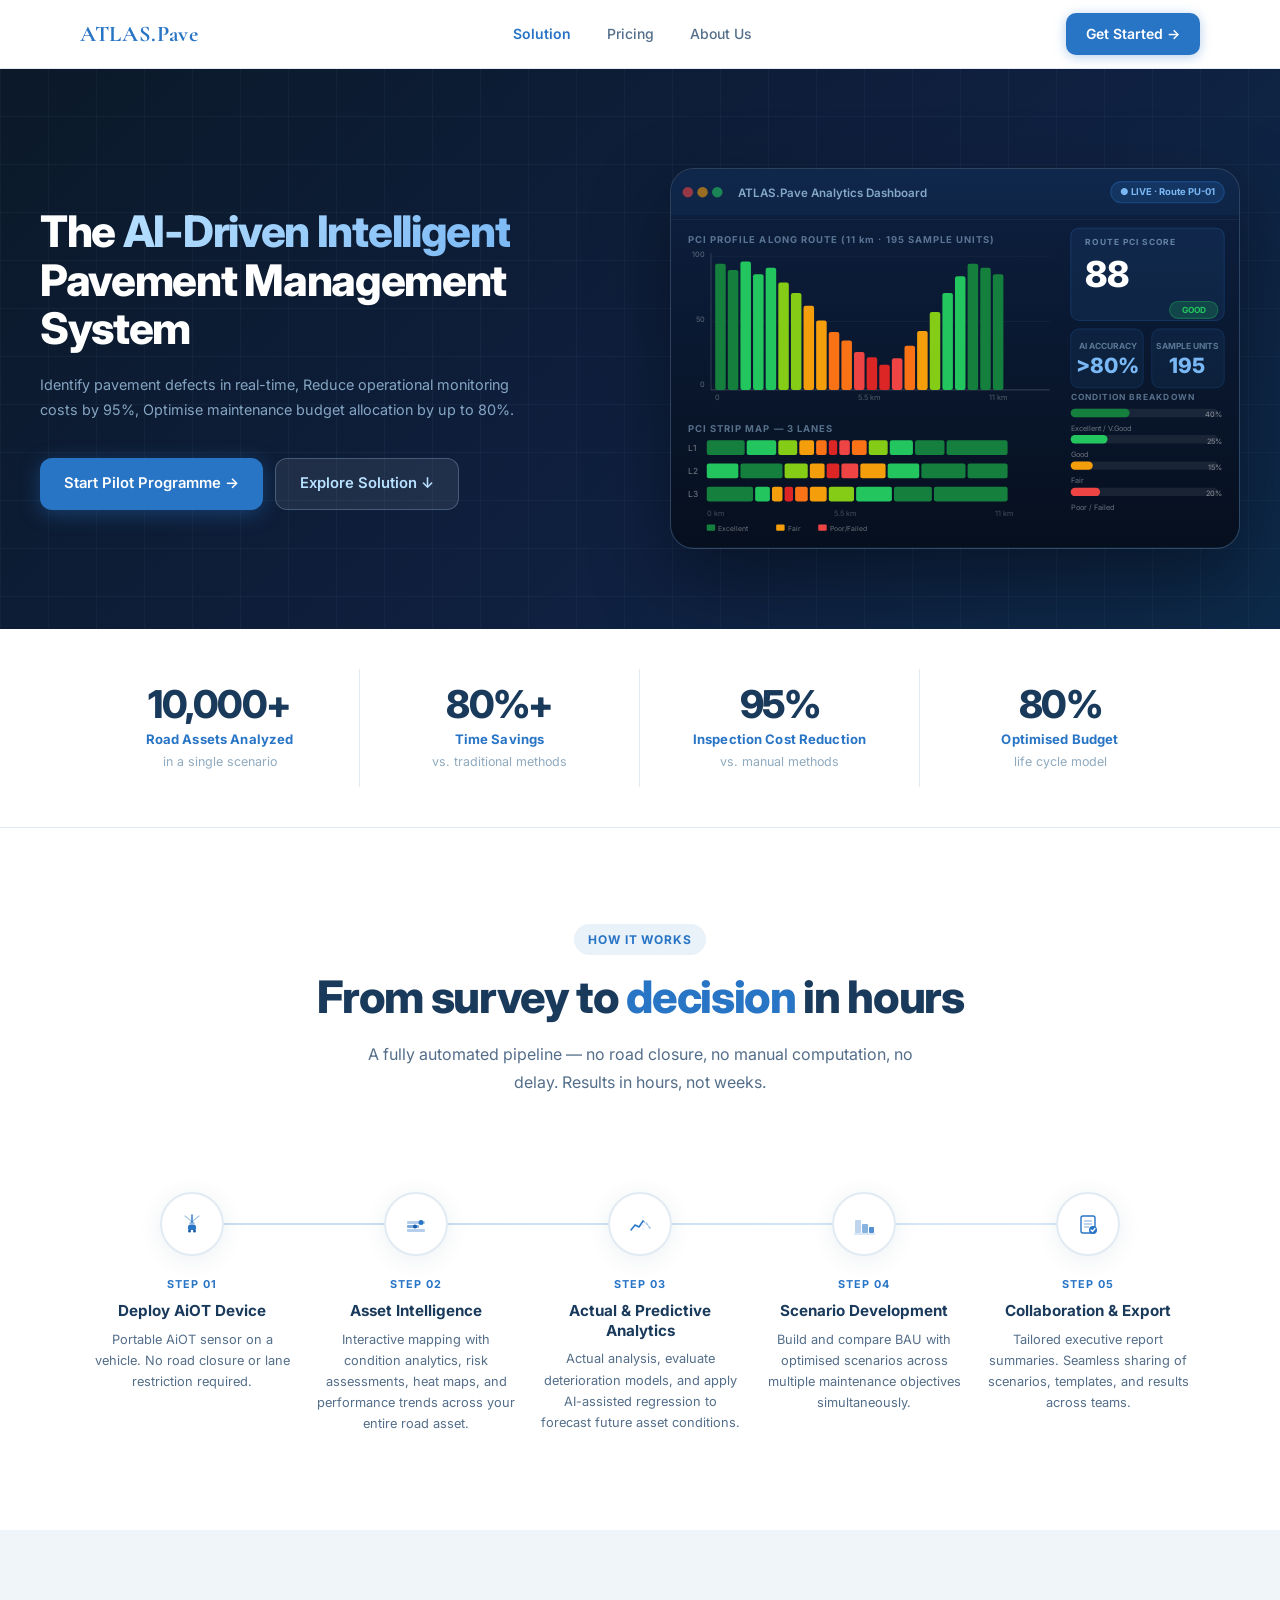
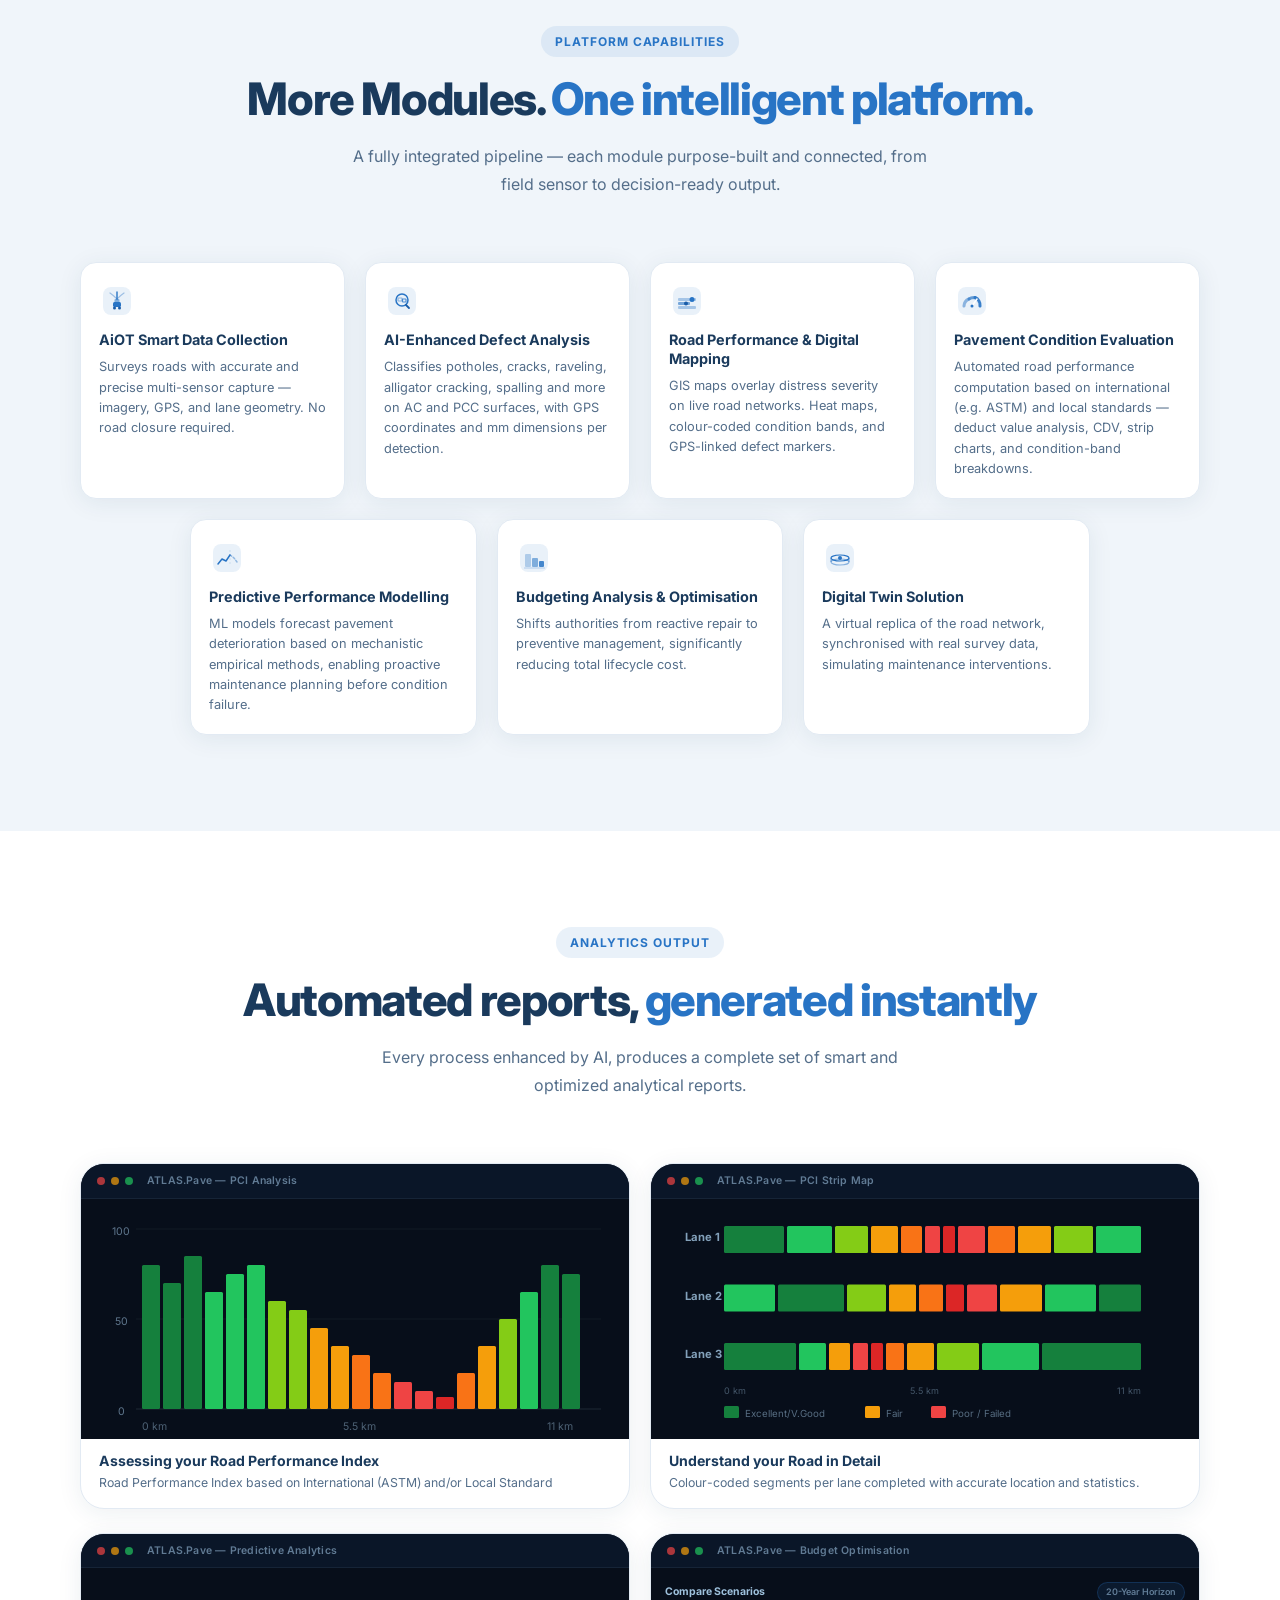
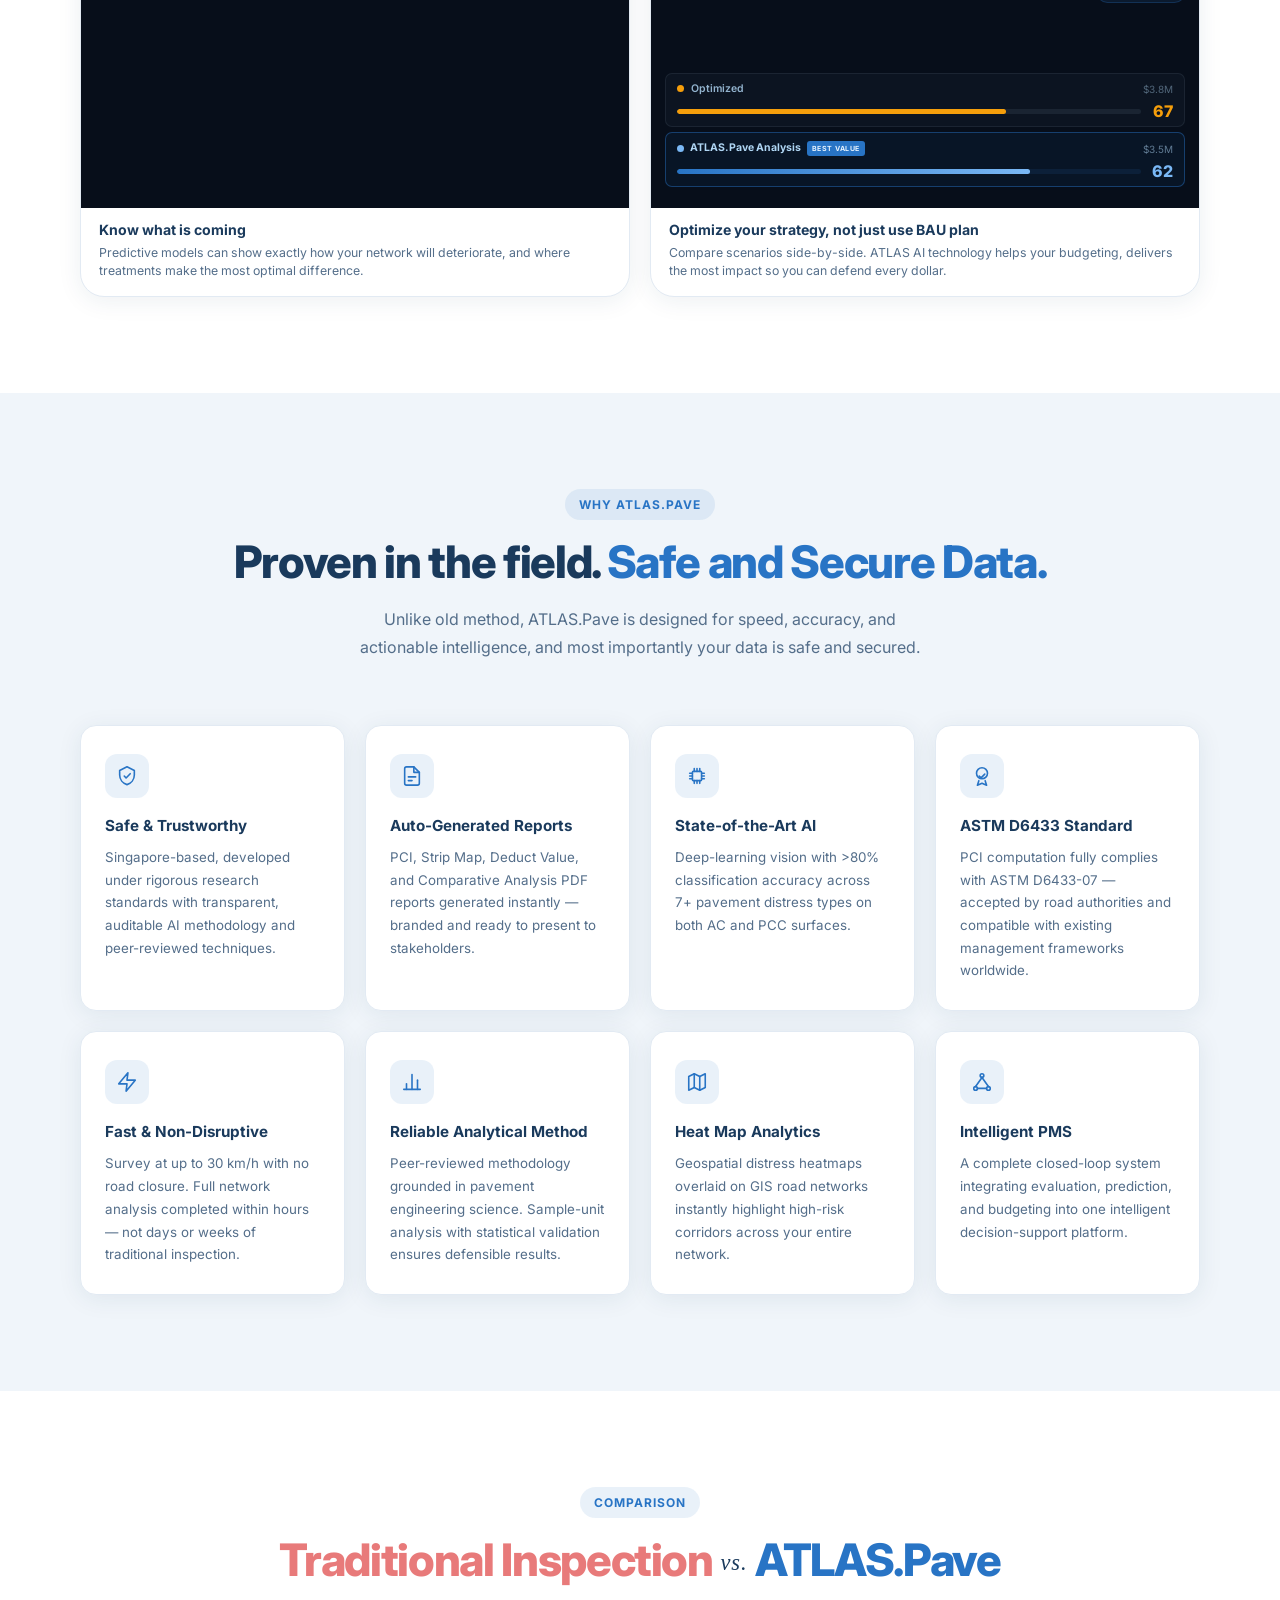
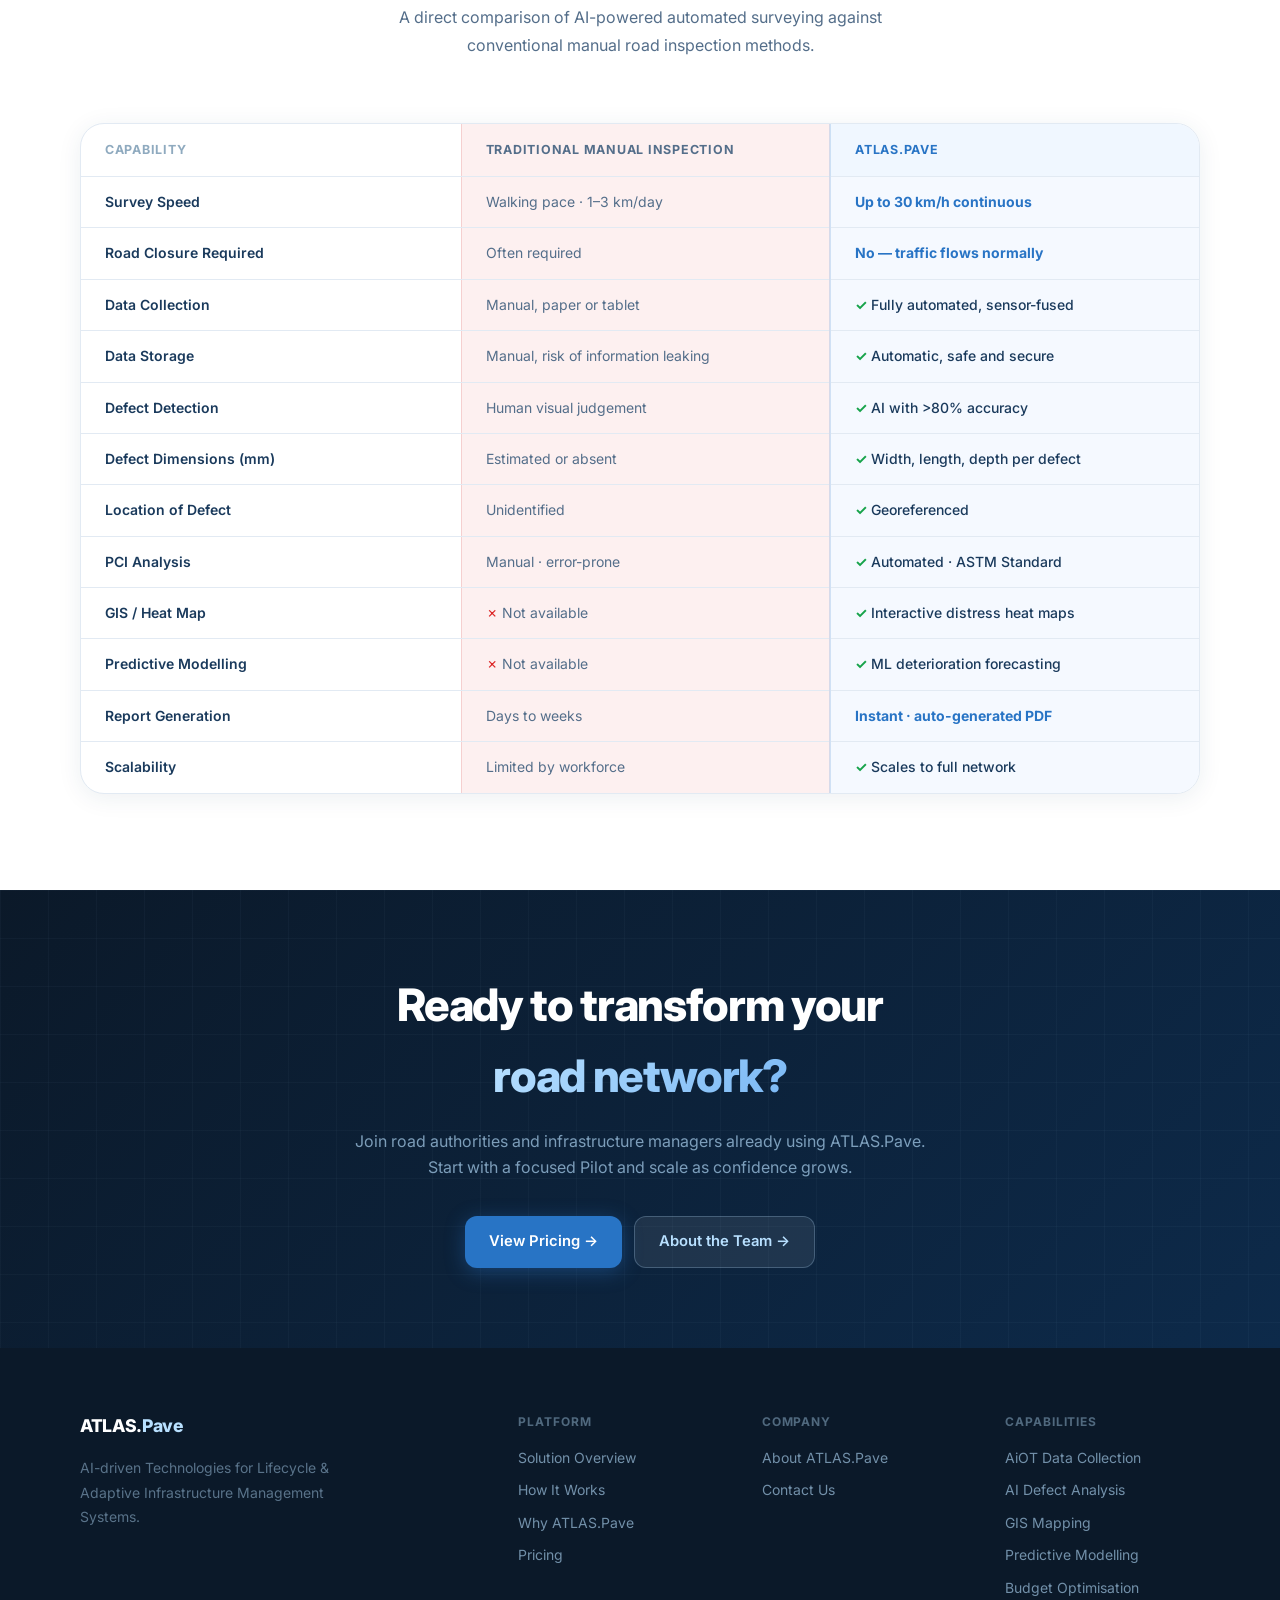
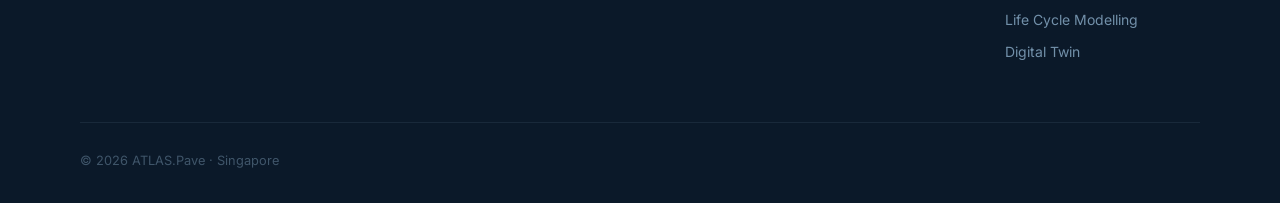
<file: backup-v100/index.html>
<!DOCTYPE html>
<html lang="en">
<head>
<meta charset="UTF-8">
<meta name="viewport" content="width=device-width, initial-scale=1.0">
<title>ATLAS.Pave — Intelligent Pavement Management System</title>
<link rel="icon" type="image/svg+xml" href="favicon.svg">
<link rel="preconnect" href="https://fonts.googleapis.com">
<link href="https://fonts.googleapis.com/css2?family=Inter:wght@300;400;500;600;700;800&family=Cormorant+Garamond:wght@400;500;600;700&display=swap" rel="stylesheet">
<link rel="stylesheet" href="style.css">
<style>
.pred-duo-grid { display:grid; grid-template-columns:1fr 1fr; gap:20px; margin-top:24px; align-items:start; }
@media(max-width:860px){ .pred-duo-grid { grid-template-columns:1fr; } }
/* Compact text panel — chart takes priority */
.pred-duo-grid .mod-body { padding:13px 18px 15px !important; }
.pred-duo-grid .mod-title { font-size:0.88rem !important; margin-bottom:4px !important; line-height:1.3 !important; }
.pred-duo-grid .mod-desc { font-size:0.77rem !important; line-height:1.5 !important; margin:0 !important; }
</style>
</head>
<body>

<!-- ══ NAV ══ -->
<header>
  <div class="nav-inner">
    <a href="index.html" class="nav-logo">
      <div class="nav-logo-text">
        <div class="wordmark">ATLAS.Pave</div>
      </div>
    </a>
    <ul class="nav-links">
      <li><a href="index.html" class="active">Solution</a></li>
      <li><a href="pricing.html">Pricing</a></li>
      <li><a href="about.html">About Us</a></li>
    </ul>
    <a href="pricing.html" class="nav-cta">Get Started →</a>
    <button class="nav-hamburger" id="navHamburger" aria-label="Open menu">
      <span></span><span></span><span></span>
    </button>
  </div>
</header>
<nav class="nav-drawer" id="navDrawer">
  <a href="index.html" class="active">Solution</a>
  <a href="pricing.html">Pricing</a>
  <a href="about.html">About Us</a>
</nav>

<!-- ══ HERO ══ -->
<section class="hero">
  <div class="hero-inner">
    <div>
      <h1 class="hero-title">The <span class="grad">AI-Driven Intelligent</span><br>Pavement Management<br>System</h1>
      <p class="hero-desc">Identify pavement defects in real-time, Reduce operational monitoring costs by 95%, Optimise maintenance budget allocation by up to 80%.</p>
      <div class="hero-actions">
        <a href="pricing.html" class="btn-primary">Start Pilot Programme →</a>
        <a href="#solution" class="btn-secondary">Explore Solution ↓</a>
      </div>
    </div>
    <div class="hero-visual">
      <div class="hero-dashboard">
        <svg viewBox="0 0 540 360" xmlns="http://www.w3.org/2000/svg">
          <defs>
            <linearGradient id="hbg" x1="0" y1="0" x2="0" y2="1">
              <stop offset="0%" stop-color="#0d2040"/>
              <stop offset="100%" stop-color="#060f1e"/>
            </linearGradient>
            <filter id="hglow"><feGaussianBlur stdDeviation="2.5" result="b"/><feMerge><feMergeNode in="b"/><feMergeNode in="SourceGraphic"/></feMerge></filter>
          </defs>
          <rect width="540" height="360" fill="url(#hbg)"/>
          <!-- Subtle grid -->
          <line x1="0" y1="48" x2="540" y2="48" stroke="rgba(184,224,255,0.06)" stroke-width="1"/>
          <!-- Header bar -->
          <rect width="540" height="44" fill="rgba(40,116,197,0.08)"/>
          <circle cx="16" cy="22" r="5" fill="rgba(239,68,68,0.6)"/>
          <circle cx="30" cy="22" r="5" fill="rgba(245,158,11,0.6)"/>
          <circle cx="44" cy="22" r="5" fill="rgba(34,197,94,0.6)"/>
          <text x="64" y="27" font-family="Inter,sans-serif" font-size="11" font-weight="600" fill="rgba(184,224,255,0.7)">ATLAS.Pave Analytics Dashboard</text>
          <!-- Route badge right -->
          <rect x="418" y="12" width="108" height="20" rx="10" fill="rgba(40,116,197,0.2)" stroke="rgba(40,116,197,0.4)" stroke-width="1"/>
          <text x="472" y="25" text-anchor="middle" font-family="Inter,sans-serif" font-size="9" font-weight="700" fill="#7ab8f5">● LIVE · Route PU-01</text>

          <!-- ── Left panel: PCI bar chart ── -->
          <text x="16" y="70" font-family="Inter,sans-serif" font-size="9" font-weight="700" fill="rgba(184,224,255,0.45)" letter-spacing="1">PCI PROFILE ALONG ROUTE (11 km · 195 SAMPLE UNITS)</text>
          <!-- Y-axis -->
          <line x1="38" y1="80" x2="38" y2="210" stroke="rgba(255,255,255,0.15)" stroke-width="1"/>
          <line x1="38" y1="210" x2="360" y2="210" stroke="rgba(255,255,255,0.15)" stroke-width="1"/>
          <text x="32" y="84" text-anchor="end" font-family="Inter,sans-serif" font-size="7" fill="rgba(255,255,255,0.35)">100</text>
          <text x="32" y="145" text-anchor="end" font-family="Inter,sans-serif" font-size="7" fill="rgba(255,255,255,0.35)">50</text>
          <text x="32" y="207" text-anchor="end" font-family="Inter,sans-serif" font-size="7" fill="rgba(255,255,255,0.35)">0</text>
          <!-- Gridlines -->
          <line x1="38" y1="83" x2="360" y2="83" stroke="rgba(255,255,255,0.05)" stroke-width="0.7"/>
          <line x1="38" y1="145" x2="360" y2="145" stroke="rgba(255,255,255,0.05)" stroke-width="0.7"/>
          <!-- Bar chart (condition-coded) -->
          <rect x="42"  y="90"  width="10" height="120" rx="2" fill="#15803d"/>
          <rect x="54"  y="96"  width="10" height="114" rx="2" fill="#15803d"/>
          <rect x="66"  y="88"  width="10" height="122" rx="2" fill="#22c55e"/>
          <rect x="78"  y="100" width="10" height="110" rx="2" fill="#22c55e"/>
          <rect x="90"  y="94"  width="10" height="116" rx="2" fill="#22c55e"/>
          <rect x="102" y="108" width="10" height="102" rx="2" fill="#84cc16"/>
          <rect x="114" y="118" width="10" height="92"  rx="2" fill="#84cc16"/>
          <rect x="126" y="130" width="10" height="80"  rx="2" fill="#f59e0b"/>
          <rect x="138" y="144" width="10" height="66"  rx="2" fill="#f59e0b"/>
          <rect x="150" y="155" width="10" height="55"  rx="2" fill="#f97316"/>
          <rect x="162" y="163" width="10" height="47"  rx="2" fill="#f97316"/>
          <rect x="174" y="174" width="10" height="36"  rx="2" fill="#ef4444"/>
          <rect x="186" y="179" width="10" height="31"  rx="2" fill="#dc2626"/>
          <rect x="198" y="186" width="10" height="24"  rx="2" fill="#dc2626"/>
          <rect x="210" y="180" width="10" height="30"  rx="2" fill="#ef4444"/>
          <rect x="222" y="168" width="10" height="42"  rx="2" fill="#f97316"/>
          <rect x="234" y="154" width="10" height="56"  rx="2" fill="#f59e0b"/>
          <rect x="246" y="136" width="10" height="74"  rx="2" fill="#84cc16"/>
          <rect x="258" y="118" width="10" height="92"  rx="2" fill="#22c55e"/>
          <rect x="270" y="102" width="10" height="108" rx="2" fill="#22c55e"/>
          <rect x="282" y="90"  width="10" height="120" rx="2" fill="#15803d"/>
          <rect x="294" y="94"  width="10" height="116" rx="2" fill="#15803d"/>
          <rect x="306" y="100" width="10" height="110" rx="2" fill="#15803d"/>
          <!-- x-axis labels -->
          <text x="42"  y="220" font-family="Inter,sans-serif" font-size="7" fill="rgba(255,255,255,0.3)">0</text>
          <text x="178" y="220" font-family="Inter,sans-serif" font-size="7" fill="rgba(255,255,255,0.3)">5.5 km</text>
          <text x="302" y="220" font-family="Inter,sans-serif" font-size="7" fill="rgba(255,255,255,0.3)">11 km</text>

          <!-- ── Right panel: stats cards ── -->
          <!-- PCI Score card -->
          <rect x="380" y="56" width="146" height="88" rx="8" fill="rgba(40,116,197,0.12)" stroke="rgba(40,116,197,0.25)" stroke-width="1"/>
          <text x="394" y="72" font-family="Inter,sans-serif" font-size="8" font-weight="700" fill="rgba(184,224,255,0.5)" letter-spacing="1">ROUTE PCI SCORE</text>
          <text x="394" y="112" font-family="Inter,sans-serif" font-size="34" font-weight="800" fill="#fff">88</text>
          <rect x="474" y="126" width="46" height="16" rx="8" fill="rgba(34,197,94,0.2)" stroke="rgba(34,197,94,0.4)" stroke-width="1"/>
          <text x="497" y="137" text-anchor="middle" font-family="Inter,sans-serif" font-size="8" font-weight="700" fill="#22c55e">GOOD</text>

          <!-- Accuracy card -->
          <rect x="380" y="152" width="69" height="56" rx="8" fill="rgba(40,116,197,0.10)" stroke="rgba(40,116,197,0.2)" stroke-width="1"/>
          <text x="415" y="171" text-anchor="middle" font-family="Inter,sans-serif" font-size="8" font-weight="700" fill="rgba(184,224,255,0.45)">AI ACCURACY</text>
          <text x="415" y="194" text-anchor="middle" font-family="Inter,sans-serif" font-size="20" font-weight="800" fill="#7ab8f5">&gt;80%</text>

          <!-- Units card -->
          <rect x="457" y="152" width="69" height="56" rx="8" fill="rgba(40,116,197,0.10)" stroke="rgba(40,116,197,0.2)" stroke-width="1"/>
          <text x="491" y="171" text-anchor="middle" font-family="Inter,sans-serif" font-size="8" font-weight="700" fill="rgba(184,224,255,0.45)">SAMPLE UNITS</text>
          <text x="491" y="194" text-anchor="middle" font-family="Inter,sans-serif" font-size="20" font-weight="800" fill="#7ab8f5">195</text>

          <!-- Condition breakdown bars -->
          <text x="380" y="220" font-family="Inter,sans-serif" font-size="8" font-weight="700" fill="rgba(184,224,255,0.45)" letter-spacing="1">CONDITION BREAKDOWN</text>
          <!-- Excellent/VGood -->
          <rect x="380" y="228" width="140" height="8" rx="4" fill="rgba(255,255,255,0.07)"/>
          <rect x="380" y="228" width="56" height="8" rx="4" fill="#15803d"/>
          <text x="524" y="236" text-anchor="end" font-family="Inter,sans-serif" font-size="7" fill="rgba(255,255,255,0.5)">40%</text>
          <text x="380" y="249" font-family="Inter,sans-serif" font-size="7" fill="rgba(255,255,255,0.4)">Excellent / V.Good</text>
          <!-- Good -->
          <rect x="380" y="253" width="140" height="8" rx="4" fill="rgba(255,255,255,0.07)"/>
          <rect x="380" y="253" width="35" height="8" rx="4" fill="#22c55e"/>
          <text x="524" y="261" text-anchor="end" font-family="Inter,sans-serif" font-size="7" fill="rgba(255,255,255,0.5)">25%</text>
          <text x="380" y="274" font-family="Inter,sans-serif" font-size="7" fill="rgba(255,255,255,0.4)">Good</text>
          <!-- Fair -->
          <rect x="380" y="278" width="140" height="8" rx="4" fill="rgba(255,255,255,0.07)"/>
          <rect x="380" y="278" width="21" height="8" rx="4" fill="#f59e0b"/>
          <text x="524" y="286" text-anchor="end" font-family="Inter,sans-serif" font-size="7" fill="rgba(255,255,255,0.5)">15%</text>
          <text x="380" y="299" font-family="Inter,sans-serif" font-size="7" fill="rgba(255,255,255,0.4)">Fair</text>
          <!-- Poor/Failed -->
          <rect x="380" y="303" width="140" height="8" rx="4" fill="rgba(255,255,255,0.07)"/>
          <rect x="380" y="303" width="28" height="8" rx="4" fill="#ef4444"/>
          <text x="524" y="311" text-anchor="end" font-family="Inter,sans-serif" font-size="7" fill="rgba(255,255,255,0.5)">20%</text>
          <text x="380" y="324" font-family="Inter,sans-serif" font-size="7" fill="rgba(255,255,255,0.4)">Poor / Failed</text>

          <!-- ── Bottom strip map preview ── -->
          <text x="16" y="250" font-family="Inter,sans-serif" font-size="9" font-weight="700" fill="rgba(184,224,255,0.45)" letter-spacing="1">PCI STRIP MAP — 3 LANES</text>
          <!-- Lane 1 -->
          <text x="16" y="268" font-family="Inter,sans-serif" font-size="8" fill="rgba(255,255,255,0.45)">L1</text>
          <rect x="34" y="258" width="36" height="14" rx="2" fill="#15803d"/>
          <rect x="72" y="258" width="28" height="14" rx="2" fill="#22c55e"/>
          <rect x="102" y="258" width="18" height="14" rx="2" fill="#84cc16"/>
          <rect x="122" y="258" width="14" height="14" rx="2" fill="#f59e0b"/>
          <rect x="138" y="258" width="10" height="14" rx="2" fill="#f97316"/>
          <rect x="150" y="258" width="8" height="14" rx="2" fill="#dc2626"/>
          <rect x="160" y="258" width="10" height="14" rx="2" fill="#ef4444"/>
          <rect x="172" y="258" width="14" height="14" rx="2" fill="#f97316"/>
          <rect x="188" y="258" width="18" height="14" rx="2" fill="#84cc16"/>
          <rect x="208" y="258" width="22" height="14" rx="2" fill="#22c55e"/>
          <rect x="232" y="258" width="28" height="14" rx="2" fill="#15803d"/>
          <rect x="262" y="258" width="58" height="14" rx="2" fill="#15803d"/>
          <!-- Lane 2 -->
          <text x="16" y="290" font-family="Inter,sans-serif" font-size="8" fill="rgba(255,255,255,0.45)">L2</text>
          <rect x="34" y="280" width="30" height="14" rx="2" fill="#22c55e"/>
          <rect x="66" y="280" width="40" height="14" rx="2" fill="#15803d"/>
          <rect x="108" y="280" width="22" height="14" rx="2" fill="#84cc16"/>
          <rect x="132" y="280" width="14" height="14" rx="2" fill="#f59e0b"/>
          <rect x="148" y="280" width="12" height="14" rx="2" fill="#dc2626"/>
          <rect x="162" y="280" width="16" height="14" rx="2" fill="#ef4444"/>
          <rect x="180" y="280" width="24" height="14" rx="2" fill="#f59e0b"/>
          <rect x="206" y="280" width="30" height="14" rx="2" fill="#22c55e"/>
          <rect x="238" y="280" width="42" height="14" rx="2" fill="#15803d"/>
          <rect x="282" y="280" width="38" height="14" rx="2" fill="#15803d"/>
          <!-- Lane 3 -->
          <text x="16" y="312" font-family="Inter,sans-serif" font-size="8" fill="rgba(255,255,255,0.45)">L3</text>
          <rect x="34" y="302" width="44" height="14" rx="2" fill="#15803d"/>
          <rect x="80" y="302" width="14" height="14" rx="2" fill="#22c55e"/>
          <rect x="96" y="302" width="10" height="14" rx="2" fill="#f59e0b"/>
          <rect x="108" y="302" width="8" height="14" rx="2" fill="#dc2626"/>
          <rect x="118" y="302" width="12" height="14" rx="2" fill="#f97316"/>
          <rect x="132" y="302" width="16" height="14" rx="2" fill="#f59e0b"/>
          <rect x="150" y="302" width="24" height="14" rx="2" fill="#84cc16"/>
          <rect x="176" y="302" width="34" height="14" rx="2" fill="#22c55e"/>
          <rect x="212" y="302" width="36" height="14" rx="2" fill="#15803d"/>
          <rect x="250" y="302" width="70" height="14" rx="2" fill="#15803d"/>
          <!-- Distance label -->
          <text x="34"  y="330" font-family="Inter,sans-serif" font-size="7" fill="rgba(255,255,255,0.25)">0 km</text>
          <text x="155" y="330" font-family="Inter,sans-serif" font-size="7" fill="rgba(255,255,255,0.25)">5.5 km</text>
          <text x="308" y="330" font-family="Inter,sans-serif" font-size="7" fill="rgba(255,255,255,0.25)">11 km</text>
          <!-- Legend -->
          <rect x="34"  y="338" width="8" height="6" rx="1" fill="#15803d"/>
          <text x="45"  y="344" font-family="Inter,sans-serif" font-size="6.5" fill="rgba(255,255,255,0.4)">Excellent</text>
          <rect x="100" y="338" width="8" height="6" rx="1" fill="#f59e0b"/>
          <text x="111" y="344" font-family="Inter,sans-serif" font-size="6.5" fill="rgba(255,255,255,0.4)">Fair</text>
          <rect x="140" y="338" width="8" height="6" rx="1" fill="#ef4444"/>
          <text x="151" y="344" font-family="Inter,sans-serif" font-size="6.5" fill="rgba(255,255,255,0.4)">Poor/Failed</text>
        </svg>
      </div>
    </div>
  </div>
</section>

<!-- ══ STATS STRIP ══ -->
<div class="stats-strip">
  <div class="stats-grid">
    <div class="stat-item sr">
      <div class="stat-num">10,000+</div>
      <div class="stat-tag">Road Assets Analyzed</div>
      <div class="stat-label">in a single scenario</div>
    </div>
    <div class="stat-item sr">
      <div class="stat-num">80%+</div>
      <div class="stat-tag">Time Savings</div>
      <div class="stat-label">vs. traditional methods</div>
    </div>
    <div class="stat-item sr">
      <div class="stat-num">95%</div>
      <div class="stat-tag">Inspection Cost Reduction</div>
      <div class="stat-label">vs. manual methods</div>
    </div>
    <div class="stat-item sr">
      <div class="stat-num">80%</div>
      <div class="stat-tag">Optimised Budget</div>
      <div class="stat-label">life cycle model</div>
    </div>
  </div>
</div>

<!-- ══ HOW IT WORKS ══ -->
<section class="section" id="solution">
  <div class="container">
    <div class="section-header sr">
      <div class="eyebrow">How It Works</div>
      <h2 class="section-title">From survey to <em>decision</em> in hours</h2>
      <p class="section-sub">A fully automated pipeline — no road closure, no manual computation, no delay. Results in hours, not weeks.</p>
    </div>
    <!-- Timeline row -->
    <div class="timeline-wrap sr">
      <div class="timeline-line"></div>
      <div class="timeline-step">
        <div class="tl-circle">
          <svg width="28" height="28" viewBox="0 0 28 28" fill="none"><rect x="10" y="15" width="8" height="5" rx="1.5" fill="var(--azure)"/><rect x="11.5" y="12" width="5" height="4" rx="1" fill="var(--azure)" opacity="0.5"/><circle cx="11.5" cy="21" r="1.5" fill="var(--azure-d)"/><circle cx="16.5" cy="21" r="1.5" fill="var(--azure-d)"/><path d="M14 12 Q14 7 14 5" stroke="var(--azure)" stroke-width="1.4" stroke-linecap="round"/><path d="M14 12 Q10 8 7 6" stroke="var(--azure)" stroke-width="1.2" stroke-linecap="round" opacity="0.4"/><path d="M14 12 Q18 8 21 6" stroke="var(--azure)" stroke-width="1.2" stroke-linecap="round" opacity="0.4"/></svg>
        </div>
        <div class="tl-num">STEP 01</div>
        <h4 class="tl-title">Deploy AiOT Device</h4>
        <p class="tl-desc">Portable AiOT sensor on a vehicle. No road closure or lane restriction required.</p>
      </div>
      <div class="timeline-step">
        <div class="tl-circle">
          <svg width="28" height="28" viewBox="0 0 28 28" fill="none"><rect x="5" y="11" width="18" height="3" rx="1" fill="var(--azure)" opacity="0.35"/><rect x="5" y="15" width="12" height="3" rx="1" fill="var(--azure)" opacity="0.6"/><rect x="5" y="19" width="18" height="3" rx="1" fill="var(--azure)" opacity="0.35"/><circle cx="19" cy="12.5" r="2.5" fill="var(--azure)"/><circle cx="13" cy="16.5" r="2" fill="var(--azure-d)"/></svg>
        </div>
        <div class="tl-num">STEP 02</div>
        <h4 class="tl-title">Asset Intelligence</h4>
        <p class="tl-desc">Interactive mapping with condition analytics, risk assessments, heat maps, and performance trends across your entire road asset.</p>
      </div>
      <div class="timeline-step">
        <div class="tl-circle">
          <svg width="28" height="28" viewBox="0 0 28 28" fill="none"><polyline points="5,20 9,15 13,17 17,11" stroke="var(--azure)" stroke-width="1.5" fill="none" stroke-linejoin="round" stroke-linecap="round"/><polyline points="17,11 21,14 24,18" stroke="var(--azure)" stroke-width="1.5" fill="none" stroke-dasharray="2,2" stroke-linejoin="round" stroke-linecap="round" opacity="0.45"/><line x1="17" y1="6" x2="17" y2="22" stroke="var(--azure)" stroke-width="0.8" stroke-dasharray="2,2" opacity="0.25"/></svg>
        </div>
        <div class="tl-num">STEP 03</div>
        <h4 class="tl-title">Actual &amp; Predictive Analytics</h4>
        <p class="tl-desc">Actual analysis, evaluate deterioration models, and apply AI-assisted regression to forecast future asset conditions.</p>
      </div>
      <div class="timeline-step">
        <div class="tl-circle">
          <svg width="28" height="28" viewBox="0 0 28 28" fill="none"><rect x="5" y="10" width="6" height="13" rx="1" fill="var(--azure)" opacity="0.3"/><rect x="12" y="14" width="6" height="9" rx="1" fill="var(--azure)" opacity="0.55"/><rect x="19" y="17" width="5" height="6" rx="1" fill="var(--azure)" opacity="0.8"/><line x1="4" y1="24" x2="25" y2="24" stroke="var(--azure)" stroke-width="1" opacity="0.35"/></svg>
        </div>
        <div class="tl-num">STEP 04</div>
        <h4 class="tl-title">Scenario Development</h4>
        <p class="tl-desc">Build and compare BAU with optimised scenarios across multiple maintenance objectives simultaneously.</p>
      </div>
      <div class="timeline-step">
        <div class="tl-circle">
          <svg width="28" height="28" viewBox="0 0 28 28" fill="none"><rect x="7" y="6" width="14" height="17" rx="2" fill="none" stroke="var(--azure)" stroke-width="1.4"/><line x1="10" y1="11" x2="18" y2="11" stroke="var(--azure)" stroke-width="1.2" opacity="0.5"/><line x1="10" y1="14" x2="18" y2="14" stroke="var(--azure)" stroke-width="1.2" opacity="0.5"/><line x1="10" y1="17" x2="15" y2="17" stroke="var(--azure)" stroke-width="1.2" opacity="0.5"/><circle cx="19" cy="20" r="4" fill="var(--azure)"/><polyline points="17,20 18.5,21.5 21,18.5" stroke="#fff" stroke-width="1.2" stroke-linecap="round" stroke-linejoin="round"/></svg>
        </div>
        <div class="tl-num">STEP 05</div>
        <h4 class="tl-title">Collaboration &amp; Export</h4>
        <p class="tl-desc">Tailored executive report summaries. Seamless sharing of scenarios, templates, and results across teams.</p>
      </div>
    </div>
  </div>
</section>

<!-- ══ 7 MODULE CARDS ══ -->
<section class="section section-pale" id="capabilities">
  <div class="container">
    <div class="section-header sr">
      <div class="eyebrow">Platform Capabilities</div>
      <h2 class="section-title">More Modules. <em>One intelligent platform.</em></h2>
      <p class="section-sub">A fully integrated pipeline — each module purpose-built and connected, from field sensor to decision-ready output.</p>
    </div>

    <!-- Row 1: Modules 01–04 -->
    <div class="mod-grid" style="display:grid;grid-template-columns:repeat(4,1fr);gap:20px;margin-bottom:20px;">

      <!-- 01 AiOT Collection -->
      <div class="cap-card sr">
        <div class="cap-icon">
          <svg width="28" height="28" viewBox="0 0 28 28" fill="none" xmlns="http://www.w3.org/2000/svg"><rect width="28" height="28" rx="8" fill="var(--azure-l)"/><rect x="10" y="15" width="8" height="5" rx="1.5" fill="var(--azure)"/><rect x="11.5" y="12" width="5" height="4" rx="1" fill="var(--azure)" opacity="0.55"/><circle cx="11.5" cy="21" r="1.5" fill="var(--azure-d)"/><circle cx="16.5" cy="21" r="1.5" fill="var(--azure-d)"/><path d="M14 12 Q10 8 7 6" stroke="var(--azure)" stroke-width="1.2" stroke-linecap="round" opacity="0.4"/><path d="M14 12 Q14 7 14 5" stroke="var(--azure)" stroke-width="1.4" stroke-linecap="round"/><path d="M14 12 Q18 8 21 6" stroke="var(--azure)" stroke-width="1.2" stroke-linecap="round" opacity="0.4"/></svg>
        </div>
        <h3 class="cap-title">AiOT Smart Data Collection</h3>
        <p class="cap-desc">Surveys roads with accurate and precise multi-sensor capture — imagery, GPS, and lane geometry. No road closure required.</p>
      </div>

      <!-- 02 AI Defect Analysis -->
      <div class="cap-card sr">
        <div class="cap-icon">
          <svg width="28" height="28" viewBox="0 0 28 28" fill="none" xmlns="http://www.w3.org/2000/svg"><rect width="28" height="28" rx="8" fill="var(--azure-l)"/><circle cx="14" cy="13" r="6" stroke="var(--azure)" stroke-width="1.5" fill="none"/><rect x="10" y="11" width="4" height="3" rx="0.5" fill="none" stroke="var(--azure)" stroke-width="1.2" opacity="0.5"/><rect x="14.5" y="12" width="3.5" height="3" rx="0.5" fill="none" stroke="var(--azure)" stroke-width="1.2" opacity="0.8"/><line x1="18" y1="18" x2="21" y2="21" stroke="var(--azure-d)" stroke-width="1.8" stroke-linecap="round"/></svg>
        </div>
        <h3 class="cap-title">AI-Enhanced Defect Analysis</h3>
        <p class="cap-desc">Classifies potholes, cracks, raveling, alligator cracking, spalling and more on AC and PCC surfaces, with GPS coordinates and mm dimensions per detection.</p>
      </div>

      <!-- 03 GIS Mapping -->
      <div class="cap-card sr">
        <div class="cap-icon">
          <svg width="28" height="28" viewBox="0 0 28 28" fill="none" xmlns="http://www.w3.org/2000/svg"><rect width="28" height="28" rx="8" fill="var(--azure-l)"/><rect x="5" y="11" width="18" height="3" rx="1" fill="var(--azure)" opacity="0.35"/><rect x="5" y="15" width="12" height="3" rx="1" fill="var(--azure)" opacity="0.6"/><rect x="5" y="19" width="18" height="3" rx="1" fill="var(--azure)" opacity="0.35"/><circle cx="19" cy="12.5" r="2.5" fill="var(--azure)"/><circle cx="13" cy="16.5" r="2" fill="var(--azure-d)"/></svg>
        </div>
        <h3 class="cap-title">Road Performance &amp; Digital Mapping</h3>
        <p class="cap-desc">GIS maps overlay distress severity on live road networks. Heat maps, colour-coded condition bands, and GPS-linked defect markers.</p>
      </div>

      <!-- 04 PCI Evaluation -->
      <div class="cap-card sr">
        <div class="cap-icon">
          <svg width="28" height="28" viewBox="0 0 28 28" fill="none" xmlns="http://www.w3.org/2000/svg"><rect width="28" height="28" rx="8" fill="var(--azure-l)"/><path d="M6 19 A8 8 0 0,1 22 19" stroke="var(--azure)" stroke-width="3" fill="none" stroke-linecap="round" opacity="0.15"/><path d="M6 19 A8 8 0 0,1 11 12" stroke="var(--azure)" stroke-width="3" fill="none" stroke-linecap="round" opacity="0.4"/><path d="M11 12 A8 8 0 0,1 17 10.5" stroke="var(--azure)" stroke-width="3" fill="none" stroke-linecap="round" opacity="0.65"/><path d="M17 10.5 A8 8 0 0,1 22 19" stroke="var(--azure)" stroke-width="3" fill="none" stroke-linecap="round" opacity="0.9"/><line x1="14" y1="19" x2="19" y2="12" stroke="#fff" stroke-width="1.5" stroke-linecap="round"/><circle cx="14" cy="19" r="1.5" fill="var(--azure)"/></svg>
        </div>
        <h3 class="cap-title">Pavement Condition Evaluation</h3>
        <p class="cap-desc">Automated road performance computation based on international (e.g. ASTM) and local standards — deduct value analysis, CDV, strip charts, and condition-band breakdowns.</p>
      </div>

    </div><!-- /row 1 -->

    <!-- Row 2: Modules 05–07 -->
    <div style="display:grid;grid-template-columns:repeat(3,1fr);gap:20px;max-width:900px;margin:0 auto;">

      <!-- 05 Predictive Modelling -->
      <div class="cap-card sr">
        <div class="cap-icon">
          <svg width="28" height="28" viewBox="0 0 28 28" fill="none" xmlns="http://www.w3.org/2000/svg"><rect width="28" height="28" rx="8" fill="var(--azure-l)"/><polyline points="5,20 9,15 13,17 17,11" stroke="var(--azure)" stroke-width="1.5" fill="none" stroke-linejoin="round" stroke-linecap="round"/><polyline points="17,11 21,14 24,18" stroke="var(--azure)" stroke-width="1.5" fill="none" stroke-dasharray="2,2" stroke-linejoin="round" stroke-linecap="round" opacity="0.45"/><line x1="17" y1="6" x2="17" y2="22" stroke="var(--azure)" stroke-width="0.8" stroke-dasharray="2,2" opacity="0.2"/></svg>
        </div>
        <h3 class="cap-title">Predictive Performance Modelling</h3>
        <p class="cap-desc">ML models forecast pavement deterioration based on mechanistic empirical methods, enabling proactive maintenance planning before condition failure.</p>
      </div>

      <!-- 06 Budget Optimisation -->
      <div class="cap-card sr">
        <div class="cap-icon">
          <svg width="28" height="28" viewBox="0 0 28 28" fill="none" xmlns="http://www.w3.org/2000/svg"><rect width="28" height="28" rx="8" fill="var(--azure-l)"/><rect x="5" y="10" width="6" height="13" rx="1" fill="var(--azure)" opacity="0.3"/><rect x="12" y="14" width="6" height="9" rx="1" fill="var(--azure)" opacity="0.55"/><rect x="19" y="17" width="5" height="6" rx="1" fill="var(--azure)" opacity="0.85"/><line x1="4" y1="24" x2="25" y2="24" stroke="var(--azure)" stroke-width="1" opacity="0.3"/></svg>
        </div>
        <h3 class="cap-title">Budgeting Analysis &amp; Optimisation</h3>
        <p class="cap-desc">Shifts authorities from reactive repair to preventive management, significantly reducing total lifecycle cost.</p>
      </div>

      <!-- 07 Digital Twin -->
      <div class="cap-card sr">
        <div class="cap-icon">
          <svg width="28" height="28" viewBox="0 0 28 28" fill="none" xmlns="http://www.w3.org/2000/svg"><rect width="28" height="28" rx="8" fill="var(--azure-l)"/><ellipse cx="14" cy="18" rx="9" ry="3" stroke="var(--azure)" stroke-width="1.2" fill="none" opacity="0.5"/><ellipse cx="14" cy="14" rx="9" ry="3" stroke="var(--azure)" stroke-width="1.2" fill="none"/><line x1="5" y1="14" x2="5" y2="18" stroke="var(--azure)" stroke-width="1.2" opacity="0.5"/><line x1="23" y1="14" x2="23" y2="18" stroke="var(--azure)" stroke-width="1.2" opacity="0.5"/><circle cx="14" cy="14" r="2" fill="var(--azure)"/></svg>
        </div>
        <h3 class="cap-title">Digital Twin Solution</h3>
        <p class="cap-desc">A virtual replica of the road network, synchronised with real survey data, simulating maintenance interventions.</p>
      </div>

    </div><!-- /row 2 -->
  </div>
</section>

<!-- ══ ANALYTICS EXAMPLES ══ -->
<section class="section">
  <div class="container">
    <div class="section-header sr">
      <div class="eyebrow">Analytics Output</div>
      <h2 class="section-title">Automated reports, <em>generated instantly</em></h2>
      <p class="section-sub">Every process enhanced by AI, produces a complete set of smart and optimized analytical reports.</p>
    </div>
    <div class="pred-duo-grid">

      <!-- PCI Analysis -->
      <div class="mod-card sr">
        <div class="mod-visual" style="height:auto;padding:0;background:#070e1a;">
          <div style="background:#0a1628;padding:9px 16px 8px;display:flex;align-items:center;gap:6px;border-bottom:1px solid rgba(184,224,255,0.07);">
            <div style="width:8px;height:8px;border-radius:50%;background:#ef4444;opacity:0.7;flex-shrink:0;"></div>
            <div style="width:8px;height:8px;border-radius:50%;background:#f59e0b;opacity:0.7;flex-shrink:0;"></div>
            <div style="width:8px;height:8px;border-radius:50%;background:#22c55e;opacity:0.7;flex-shrink:0;"></div>
            <span style="margin-left:8px;font-size:10.5px;font-weight:600;color:rgba(184,224,255,0.5);font-family:Inter,sans-serif;letter-spacing:0.02em;">ATLAS.Pave — PCI Analysis</span>
          </div>
          <svg viewBox="0 0 340 160" xmlns="http://www.w3.org/2000/svg" style="width:100%;height:240px;display:block;">
            <rect width="340" height="160" fill="#070e1a"/>
            <text x="8" y="24" font-size="7" fill="rgba(184,224,255,0.5)" font-family="Inter,sans-serif">100</text>
            <text x="10" y="84" font-size="7" fill="rgba(184,224,255,0.5)" font-family="Inter,sans-serif">50</text>
            <text x="12" y="144" font-size="7" fill="rgba(184,224,255,0.5)" font-family="Inter,sans-serif">0</text>
            <line x1="24" y1="20" x2="334" y2="20" stroke="rgba(184,224,255,0.07)" stroke-width="0.5"/>
            <line x1="24" y1="80" x2="334" y2="80" stroke="rgba(184,224,255,0.07)" stroke-width="0.5"/>
            <line x1="24" y1="140" x2="334" y2="140" stroke="rgba(184,224,255,0.12)" stroke-width="0.7"/>
            <rect x="28" y="44" width="12" height="96" fill="#15803d" rx="1"/><rect x="42" y="56" width="12" height="84" fill="#15803d" rx="1"/>
            <rect x="56" y="38" width="12" height="102" fill="#15803d" rx="1"/><rect x="70" y="62" width="12" height="78" fill="#22c55e" rx="1"/>
            <rect x="84" y="50" width="12" height="90" fill="#22c55e" rx="1"/><rect x="98" y="44" width="12" height="96" fill="#22c55e" rx="1"/>
            <rect x="112" y="68" width="12" height="72" fill="#84cc16" rx="1"/><rect x="126" y="74" width="12" height="66" fill="#84cc16" rx="1"/>
            <rect x="140" y="86" width="12" height="54" fill="#f59e0b" rx="1"/><rect x="154" y="98" width="12" height="42" fill="#f59e0b" rx="1"/>
            <rect x="168" y="104" width="12" height="36" fill="#f97316" rx="1"/><rect x="182" y="116" width="12" height="24" fill="#f97316" rx="1"/>
            <rect x="196" y="122" width="12" height="18" fill="#ef4444" rx="1"/><rect x="210" y="128" width="12" height="12" fill="#ef4444" rx="1"/>
            <rect x="224" y="132" width="12" height="8" fill="#dc2626" rx="1"/>
            <rect x="238" y="116" width="12" height="24" fill="#f97316" rx="1"/><rect x="252" y="98" width="12" height="42" fill="#f59e0b" rx="1"/>
            <rect x="266" y="80" width="12" height="60" fill="#84cc16" rx="1"/><rect x="280" y="62" width="12" height="78" fill="#22c55e" rx="1"/>
            <rect x="294" y="44" width="12" height="96" fill="#15803d" rx="1"/><rect x="308" y="50" width="12" height="90" fill="#15803d" rx="1"/>
            <text x="28" y="154" font-size="7" fill="rgba(184,224,255,0.4)" font-family="Inter,sans-serif">0 km</text>
            <text x="162" y="154" font-size="7" fill="rgba(184,224,255,0.4)" font-family="Inter,sans-serif">5.5 km</text>
            <text x="298" y="154" font-size="7" fill="rgba(184,224,255,0.4)" font-family="Inter,sans-serif">11 km</text>
          </svg>
        </div>
        <div class="mod-body">
          <h3 class="mod-title">Assessing your Road Performance Index</h3>
          <p class="mod-desc">Road Performance Index based on International (ASTM) and/or Local Standard</p>
        </div>
      </div>

      <!-- Strip Map -->
      <div class="mod-card sr">
        <div class="mod-visual" style="height:auto;padding:0;background:#070e1a;">
          <div style="background:#0a1628;padding:9px 16px 8px;display:flex;align-items:center;gap:6px;border-bottom:1px solid rgba(184,224,255,0.07);">
            <div style="width:8px;height:8px;border-radius:50%;background:#ef4444;opacity:0.7;flex-shrink:0;"></div>
            <div style="width:8px;height:8px;border-radius:50%;background:#f59e0b;opacity:0.7;flex-shrink:0;"></div>
            <div style="width:8px;height:8px;border-radius:50%;background:#22c55e;opacity:0.7;flex-shrink:0;"></div>
            <span style="margin-left:8px;font-size:10.5px;font-weight:600;color:rgba(184,224,255,0.5);font-family:Inter,sans-serif;letter-spacing:0.02em;">ATLAS.Pave — PCI Strip Map</span>
          </div>
          <svg viewBox="0 0 340 160" xmlns="http://www.w3.org/2000/svg" style="width:100%;height:240px;display:block;">
            <rect width="340" height="160" fill="#070e1a"/>
            <text x="10" y="28" font-size="7.5" fill="rgba(184,224,255,0.7)" font-family="Inter,sans-serif" font-weight="700">Lane 1</text>
            <rect x="36" y="18" width="40" height="18" fill="#15803d" rx="1"/><rect x="78" y="18" width="30" height="18" fill="#22c55e" rx="1"/>
            <rect x="110" y="18" width="22" height="18" fill="#84cc16" rx="1"/><rect x="134" y="18" width="18" height="18" fill="#f59e0b" rx="1"/>
            <rect x="154" y="18" width="14" height="18" fill="#f97316" rx="1"/><rect x="170" y="18" width="10" height="18" fill="#ef4444" rx="1"/>
            <rect x="182" y="18" width="8" height="18" fill="#dc2626" rx="1"/><rect x="192" y="18" width="18" height="18" fill="#ef4444" rx="1"/>
            <rect x="212" y="18" width="18" height="18" fill="#f97316" rx="1"/><rect x="232" y="18" width="22" height="18" fill="#f59e0b" rx="1"/>
            <rect x="256" y="18" width="26" height="18" fill="#84cc16" rx="1"/><rect x="284" y="18" width="30" height="18" fill="#22c55e" rx="1"/>
            <text x="10" y="67" font-size="7.5" fill="rgba(184,224,255,0.7)" font-family="Inter,sans-serif" font-weight="700">Lane 2</text>
            <rect x="36" y="57" width="34" height="18" fill="#22c55e" rx="1"/><rect x="72" y="57" width="44" height="18" fill="#15803d" rx="1"/>
            <rect x="118" y="57" width="26" height="18" fill="#84cc16" rx="1"/><rect x="146" y="57" width="18" height="18" fill="#f59e0b" rx="1"/>
            <rect x="166" y="57" width="16" height="18" fill="#f97316" rx="1"/><rect x="184" y="57" width="12" height="18" fill="#dc2626" rx="1"/>
            <rect x="198" y="57" width="20" height="18" fill="#ef4444" rx="1"/><rect x="220" y="57" width="28" height="18" fill="#f59e0b" rx="1"/>
            <rect x="250" y="57" width="34" height="18" fill="#22c55e" rx="1"/><rect x="286" y="57" width="28" height="18" fill="#15803d" rx="1"/>
            <text x="10" y="106" font-size="7.5" fill="rgba(184,224,255,0.7)" font-family="Inter,sans-serif" font-weight="700">Lane 3</text>
            <rect x="36" y="96" width="48" height="18" fill="#15803d" rx="1"/><rect x="86" y="96" width="18" height="18" fill="#22c55e" rx="1"/>
            <rect x="106" y="96" width="14" height="18" fill="#f59e0b" rx="1"/><rect x="122" y="96" width="10" height="18" fill="#ef4444" rx="1"/>
            <rect x="134" y="96" width="8" height="18" fill="#dc2626" rx="1"/><rect x="144" y="96" width="12" height="18" fill="#f97316" rx="1"/>
            <rect x="158" y="96" width="18" height="18" fill="#f59e0b" rx="1"/><rect x="178" y="96" width="28" height="18" fill="#84cc16" rx="1"/>
            <rect x="208" y="96" width="38" height="18" fill="#22c55e" rx="1"/><rect x="248" y="96" width="66" height="18" fill="#15803d" rx="1"/>
            <text x="36" y="130" font-size="6" fill="rgba(184,224,255,0.35)" font-family="Inter,sans-serif">0 km</text>
            <text x="160" y="130" font-size="6" fill="rgba(184,224,255,0.35)" font-family="Inter,sans-serif">5.5 km</text>
            <text x="298" y="130" font-size="6" fill="rgba(184,224,255,0.35)" font-family="Inter,sans-serif">11 km</text>
            <rect x="36" y="138" width="10" height="8" fill="#15803d" rx="1"/>
            <text x="50" y="145" font-size="6.5" fill="rgba(184,224,255,0.45)" font-family="Inter,sans-serif">Excellent/V.Good</text>
            <rect x="130" y="138" width="10" height="8" fill="#f59e0b" rx="1"/>
            <text x="144" y="145" font-size="6.5" fill="rgba(184,224,255,0.45)" font-family="Inter,sans-serif">Fair</text>
            <rect x="174" y="138" width="10" height="8" fill="#ef4444" rx="1"/>
            <text x="188" y="145" font-size="6.5" fill="rgba(184,224,255,0.45)" font-family="Inter,sans-serif">Poor / Failed</text>
          </svg>
        </div>
        <div class="mod-body">
          <h3 class="mod-title">Understand your Road in Detail</h3>
          <p class="mod-desc">Colour-coded segments per lane completed with accurate location and statistics.</p>
        </div>
      </div>

    </div>

    <!-- ══ PREDICTIVE + SCENARIO DUO ══ -->
    <div class="pred-duo-grid">

      <!-- Left: Predictive Analytics Chart -->
      <div class="mod-card sr" style="overflow:hidden;">
        <div class="mod-visual" style="height:auto;padding:0;background:#070e1a;">
          <div style="background:#0a1628;padding:9px 16px 8px;display:flex;align-items:center;gap:6px;border-bottom:1px solid rgba(184,224,255,0.07);">
            <div style="width:8px;height:8px;border-radius:50%;background:#ef4444;opacity:0.7;flex-shrink:0;"></div>
            <div style="width:8px;height:8px;border-radius:50%;background:#f59e0b;opacity:0.7;flex-shrink:0;"></div>
            <div style="width:8px;height:8px;border-radius:50%;background:#22c55e;opacity:0.7;flex-shrink:0;"></div>
            <span style="margin-left:8px;font-size:10.5px;font-weight:600;color:rgba(184,224,255,0.5);font-family:Inter,sans-serif;letter-spacing:0.02em;">ATLAS.Pave — Predictive Analytics</span>
          </div>
          <canvas id="predChart" style="width:100%;height:240px;display:block;background:#070e1a;"></canvas>
        </div>
        <div class="mod-body">
          <h3 class="mod-title">Know what is coming</h3>
          <p class="mod-desc">Predictive models can show exactly how your network will deteriorate, and where treatments make the most optimal difference.</p>
        </div>
      </div>

      <!-- Right: Budget Scenario Comparison -->
      <div class="mod-card sr" style="overflow:hidden;">
        <div class="mod-visual" style="height:auto;padding:0;background:#070e1a;">
          <div style="background:#0a1628;padding:9px 16px 8px;display:flex;align-items:center;gap:6px;border-bottom:1px solid rgba(184,224,255,0.07);">
            <div style="width:8px;height:8px;border-radius:50%;background:#ef4444;opacity:0.7;flex-shrink:0;"></div>
            <div style="width:8px;height:8px;border-radius:50%;background:#f59e0b;opacity:0.7;flex-shrink:0;"></div>
            <div style="width:8px;height:8px;border-radius:50%;background:#22c55e;opacity:0.7;flex-shrink:0;"></div>
            <span style="margin-left:8px;font-size:10.5px;font-weight:600;color:rgba(184,224,255,0.5);font-family:Inter,sans-serif;letter-spacing:0.02em;">ATLAS.Pave — Budget Optimisation</span>
          </div>
          <!-- Scenario content -->
          <div style="height:240px;box-sizing:border-box;overflow:hidden;padding:14px 14px 10px;background:#070e1a;">
            <div style="display:flex;align-items:center;justify-content:space-between;margin-bottom:10px;">
              <span style="font-size:10.5px;font-weight:700;color:rgba(184,224,255,0.85);font-family:Inter,sans-serif;">Compare Scenarios</span>
              <span style="background:rgba(40,116,197,0.12);border:1px solid rgba(40,116,197,0.25);border-radius:20px;padding:2px 8px;font-size:9px;font-weight:600;color:rgba(184,224,255,0.5);font-family:Inter,sans-serif;">20-Year Horizon</span>
            </div>
            <!-- Row 1 -->
            <div id="scen-row-1" style="background:rgba(184,224,255,0.03);border:1px solid rgba(184,224,255,0.08);border-radius:7px;padding:7px 11px;margin-bottom:5px;opacity:0;transform:translateY(10px);transition:opacity 0.45s ease,transform 0.45s ease;">
              <div style="display:flex;align-items:center;justify-content:space-between;margin-bottom:6px;">
                <div style="display:flex;align-items:center;gap:7px;">
                  <div style="width:7px;height:7px;border-radius:50%;background:#ef4444;flex-shrink:0;"></div>
                  <span style="font-size:10.5px;font-weight:600;color:rgba(184,224,255,0.78);font-family:Inter,sans-serif;">Worst First</span>
                </div>
                <span style="font-size:10px;color:rgba(184,224,255,0.4);font-family:Inter,sans-serif;">$4.2M</span>
              </div>
              <div style="display:flex;align-items:center;gap:8px;">
                <div style="flex:1;height:5px;background:rgba(184,224,255,0.08);border-radius:3px;overflow:hidden;">
                  <div class="scen-bar" data-w="62" style="height:100%;width:0%;background:#ef4444;border-radius:3px;transition:width 1.1s cubic-bezier(0.4,0,0.2,1);"></div>
                </div>
                <span class="scen-score" data-t="62" style="font-size:16px;font-weight:800;color:rgba(184,224,255,0.85);min-width:24px;text-align:right;font-family:Inter,sans-serif;line-height:1;">0</span>
              </div>
            </div>
            <!-- Row 2 -->
            <div id="scen-row-2" style="background:rgba(184,224,255,0.03);border:1px solid rgba(184,224,255,0.08);border-radius:7px;padding:7px 11px;margin-bottom:5px;opacity:0;transform:translateY(10px);transition:opacity 0.45s ease 0.18s,transform 0.45s ease 0.18s;">
              <div style="display:flex;align-items:center;justify-content:space-between;margin-bottom:6px;">
                <div style="display:flex;align-items:center;gap:7px;">
                  <div style="width:7px;height:7px;border-radius:50%;background:#f59e0b;flex-shrink:0;"></div>
                  <span style="font-size:10.5px;font-weight:600;color:rgba(184,224,255,0.78);font-family:Inter,sans-serif;">Optimized</span>
                </div>
                <span style="font-size:10px;color:rgba(184,224,255,0.4);font-family:Inter,sans-serif;">$3.8M</span>
              </div>
              <div style="display:flex;align-items:center;gap:8px;">
                <div style="flex:1;height:5px;background:rgba(184,224,255,0.08);border-radius:3px;overflow:hidden;">
                  <div class="scen-bar" data-w="71" style="height:100%;width:0%;background:#f59e0b;border-radius:3px;transition:width 1.1s cubic-bezier(0.4,0,0.2,1) 0.18s;"></div>
                </div>
                <span class="scen-score" data-t="71" style="font-size:16px;font-weight:800;color:#f59e0b;min-width:24px;text-align:right;font-family:Inter,sans-serif;line-height:1;">0</span>
              </div>
            </div>
            <!-- Row 3: Best Value -->
            <div id="scen-row-3" style="background:rgba(40,116,197,0.07);border:1.5px solid rgba(40,116,197,0.45);border-radius:7px;padding:7px 11px;opacity:0;transform:translateY(10px);transition:opacity 0.45s ease 0.36s,transform 0.45s ease 0.36s;">
              <div style="display:flex;align-items:center;justify-content:space-between;margin-bottom:6px;">
                <div style="display:flex;align-items:center;gap:6px;flex-wrap:nowrap;">
                  <div style="width:7px;height:7px;border-radius:50%;background:#7ab8f5;flex-shrink:0;"></div>
                  <span style="font-size:10.5px;font-weight:700;color:rgba(184,224,255,0.95);font-family:Inter,sans-serif;">ATLAS.Pave Analysis</span>
                  <span style="background:#2874c5;color:#e8f4ff;font-size:7px;font-weight:700;letter-spacing:0.07em;padding:2px 5px;border-radius:3px;font-family:Inter,sans-serif;text-transform:uppercase;white-space:nowrap;">Best Value</span>
                </div>
                <span style="font-size:10px;color:rgba(184,224,255,0.5);font-family:Inter,sans-serif;flex-shrink:0;margin-left:6px;">$3.5M</span>
              </div>
              <div style="display:flex;align-items:center;gap:8px;">
                <div style="flex:1;height:5px;background:rgba(40,116,197,0.12);border-radius:3px;overflow:hidden;">
                  <div class="scen-bar" data-w="76" style="height:100%;width:0%;background:linear-gradient(90deg,#2874c5,#7ab8f5);border-radius:3px;transition:width 1.1s cubic-bezier(0.4,0,0.2,1) 0.36s;"></div>
                </div>
                <span class="scen-score" data-t="76" style="font-size:16px;font-weight:800;color:#7ab8f5;min-width:24px;text-align:right;font-family:Inter,sans-serif;line-height:1;">0</span>
              </div>
            </div>
          </div>
        </div>
        <div class="mod-body">
          <h3 class="mod-title">Optimize your strategy, not just use BAU plan</h3>
          <p class="mod-desc">Compare scenarios side-by-side. ATLAS AI technology helps your budgeting, delivers the most impact so you can defend every dollar.</p>
        </div>
      </div>

    </div>

  </div>
</section>

<!-- ══ WHY ATLAS.PAVE (BENEFITS) ══ -->
<section class="section section-pale" id="why">
  <div class="container">
    <div class="section-header sr">
      <div class="eyebrow">Why ATLAS.Pave</div>
      <h2 class="section-title">Proven in the field. <em>Safe and Secure Data.</em></h2>
      <p class="section-sub">Unlike old method, ATLAS.Pave is designed for speed, accuracy, and actionable intelligence, and most importantly your data is safe and secured.</p>
    </div>
    <div class="benefits-grid">
      <div class="benefit-card sr">
        <div class="benefit-icon">
          <!-- Shield + check: Safe & Trustworthy -->
          <svg width="22" height="22" viewBox="0 0 24 24" fill="none" stroke="#2874c5" stroke-width="1.75" stroke-linecap="round" stroke-linejoin="round"><path d="M12 2L4 6v5c0 4.8 3.4 9 8 10.4C16.6 20 20 15.8 20 11V6z"/><polyline points="9 12 11 14.2 15.5 9.5"/></svg>
        </div>
        <h3 class="benefit-title">Safe &amp; Trustworthy</h3>
        <p class="benefit-desc">Singapore-based, developed under rigorous research standards with transparent, auditable AI methodology and peer-reviewed techniques.</p>
      </div>
      <div class="benefit-card sr">
        <div class="benefit-icon">
          <!-- File + lines: Auto-Generated Reports -->
          <svg width="22" height="22" viewBox="0 0 24 24" fill="none" stroke="#2874c5" stroke-width="1.75" stroke-linecap="round" stroke-linejoin="round"><path d="M14 2H6a2 2 0 0 0-2 2v16a2 2 0 0 0 2 2h12a2 2 0 0 0 2-2V8z"/><polyline points="14 2 14 8 20 8"/><line x1="8" y1="13" x2="16" y2="13"/><line x1="8" y1="17" x2="12" y2="17"/></svg>
        </div>
        <h3 class="benefit-title">Auto-Generated Reports</h3>
        <p class="benefit-desc">PCI, Strip Map, Deduct Value, and Comparative Analysis PDF reports generated instantly — branded and ready to present to stakeholders.</p>
      </div>
      <div class="benefit-card sr">
        <div class="benefit-icon">
          <!-- CPU chip: State-of-the-Art AI -->
          <svg width="22" height="22" viewBox="0 0 24 24" fill="none" stroke="#2874c5" stroke-width="1.75" stroke-linecap="round" stroke-linejoin="round"><rect x="7" y="7" width="10" height="10" rx="1"/><line x1="9" y1="7" x2="9" y2="4"/><line x1="12" y1="7" x2="12" y2="4"/><line x1="15" y1="7" x2="15" y2="4"/><line x1="9" y1="20" x2="9" y2="17"/><line x1="12" y1="20" x2="12" y2="17"/><line x1="15" y1="20" x2="15" y2="17"/><line x1="7" y1="9" x2="4" y2="9"/><line x1="7" y1="12" x2="4" y2="12"/><line x1="7" y1="15" x2="4" y2="15"/><line x1="20" y1="9" x2="17" y2="9"/><line x1="20" y1="12" x2="17" y2="12"/><line x1="20" y1="15" x2="17" y2="15"/></svg>
        </div>
        <h3 class="benefit-title">State-of-the-Art AI</h3>
        <p class="benefit-desc">Deep-learning vision with &gt;80% classification accuracy across 7+ pavement distress types on both AC and PCC surfaces.</p>
      </div>
      <div class="benefit-card sr">
        <div class="benefit-icon">
          <!-- Award badge: ASTM Standard -->
          <svg width="22" height="22" viewBox="0 0 24 24" fill="none" stroke="#2874c5" stroke-width="1.75" stroke-linecap="round" stroke-linejoin="round"><circle cx="12" cy="9" r="6"/><polyline points="9 12 11 14 15 10"/><path d="M8.56 17.12L7 22l5-2 5 2-1.56-4.88"/></svg>
        </div>
        <h3 class="benefit-title">ASTM D6433 Standard</h3>
        <p class="benefit-desc">PCI computation fully complies with ASTM D6433-07 — accepted by road authorities and compatible with existing management frameworks worldwide.</p>
      </div>
      <div class="benefit-card sr">
        <div class="benefit-icon">
          <!-- Lightning bolt: Fast & Non-Disruptive -->
          <svg width="22" height="22" viewBox="0 0 24 24" fill="none" stroke="#2874c5" stroke-width="1.75" stroke-linecap="round" stroke-linejoin="round"><polygon points="13 2 3 14 12 14 11 22 21 10 12 10 13 2"/></svg>
        </div>
        <h3 class="benefit-title">Fast &amp; Non-Disruptive</h3>
        <p class="benefit-desc">Survey at up to 30 km/h with no road closure. Full network analysis completed within hours — not days or weeks of traditional inspection.</p>
      </div>
      <div class="benefit-card sr">
        <div class="benefit-icon">
          <!-- Bar chart trending up: Reliable Analytical Method -->
          <svg width="22" height="22" viewBox="0 0 24 24" fill="none" stroke="#2874c5" stroke-width="1.75" stroke-linecap="round" stroke-linejoin="round"><line x1="18" y1="20" x2="18" y2="10"/><line x1="12" y1="20" x2="12" y2="4"/><line x1="6" y1="20" x2="6" y2="14"/><line x1="3" y1="20" x2="21" y2="20"/></svg>
        </div>
        <h3 class="benefit-title">Reliable Analytical Method</h3>
        <p class="benefit-desc">Peer-reviewed methodology grounded in pavement engineering science. Sample-unit analysis with statistical validation ensures defensible results.</p>
      </div>
      <div class="benefit-card sr">
        <div class="benefit-icon">
          <!-- Map + layers: Heat Map Analytics -->
          <svg width="22" height="22" viewBox="0 0 24 24" fill="none" stroke="#2874c5" stroke-width="1.75" stroke-linecap="round" stroke-linejoin="round"><polygon points="3 6 9 3 15 6 21 3 21 18 15 21 9 18 3 21"/><line x1="9" y1="3" x2="9" y2="18"/><line x1="15" y1="6" x2="15" y2="21"/></svg>
        </div>
        <h3 class="benefit-title">Heat Map Analytics</h3>
        <p class="benefit-desc">Geospatial distress heatmaps overlaid on GIS road networks instantly highlight high-risk corridors across your entire network.</p>
      </div>
      <div class="benefit-card sr">
        <div class="benefit-icon">
          <!-- Connected nodes: Intelligent PMS -->
          <svg width="22" height="22" viewBox="0 0 24 24" fill="none" stroke="#2874c5" stroke-width="1.75" stroke-linecap="round" stroke-linejoin="round"><circle cx="12" cy="5" r="2"/><circle cx="5" cy="19" r="2"/><circle cx="19" cy="19" r="2"/><line x1="12" y1="7" x2="5" y2="17"/><line x1="12" y1="7" x2="19" y2="17"/><line x1="7" y1="19" x2="17" y2="19"/></svg>
        </div>
        <h3 class="benefit-title">Intelligent PMS</h3>
        <p class="benefit-desc">A complete closed-loop system integrating evaluation, prediction, and budgeting into one intelligent decision-support platform.</p>
      </div>
    </div>
  </div>
</section>

<!-- ══ COMPARISON ══ -->
<section class="section">
  <div class="container">
    <div class="section-header sr">
      <div class="eyebrow">Comparison</div>
      <h2 class="section-title"><em style="color:#e87a7a;">Traditional Inspection</em> <span style="font-weight:300;font-style:italic;font-family:'Georgia',serif;font-size:0.5em;letter-spacing:0.04em;vertical-align:middle;position:relative;top:-0.05em;">vs.</span> <em>ATLAS.Pave</em></h2>
      <p class="section-sub">A direct comparison of AI-powered automated surveying against conventional manual road inspection methods.</p>
    </div>
    <div class="matrix-wrap sr">
      <table class="matrix-table">
        <thead>
          <tr>
            <th>Capability</th>
            <th class="col-trad">Traditional Manual Inspection</th>
            <th class="col-atlas">ATLAS.Pave</th>
          </tr>
        </thead>
        <tbody>
          <tr><td>Survey Speed</td><td class="trad">Walking pace · 1–3 km/day</td><td class="atlas hl-cell">Up to 30 km/h continuous</td></tr>
          <tr><td>Road Closure Required</td><td class="trad">Often required</td><td class="atlas hl-cell">No — traffic flows normally</td></tr>
          <tr><td>Data Collection</td><td class="trad">Manual, paper or tablet</td><td class="atlas"><span class="check">✓</span> Fully automated, sensor-fused</td></tr>
          <tr><td>Data Storage</td><td class="trad">Manual, risk of information leaking</td><td class="atlas"><span class="check">✓</span> Automatic, safe and secure</td></tr>
          <tr><td>Defect Detection</td><td class="trad">Human visual judgement</td><td class="atlas"><span class="check">✓</span> AI with &gt;80% accuracy</td></tr>
          <tr><td>Defect Dimensions (mm)</td><td class="trad">Estimated or absent</td><td class="atlas"><span class="check">✓</span> Width, length, depth per defect</td></tr>
          <tr><td>Location of Defect</td><td class="trad">Unidentified</td><td class="atlas"><span class="check">✓</span> Georeferenced</td></tr>
          <tr><td>PCI Analysis</td><td class="trad">Manual · error-prone</td><td class="atlas"><span class="check">✓</span> Automated · ASTM Standard</td></tr>
          <tr><td>GIS / Heat Map</td><td class="trad"><span class="cross">✗</span> Not available</td><td class="atlas"><span class="check">✓</span> Interactive distress heat maps</td></tr>
          <tr><td>Predictive Modelling</td><td class="trad"><span class="cross">✗</span> Not available</td><td class="atlas"><span class="check">✓</span> ML deterioration forecasting</td></tr>
          <tr><td>Report Generation</td><td class="trad">Days to weeks</td><td class="atlas hl-cell">Instant · auto-generated PDF</td></tr>
          <tr><td>Scalability</td><td class="trad">Limited by workforce</td><td class="atlas"><span class="check">✓</span> Scales to full network</td></tr>
        </tbody>
      </table>
    </div>
  </div>
</section>

<!-- ══ CTA BANNER ══ -->
<div class="cta-banner">
  <div class="container">
    <h2 class="cta-title sr">Ready to transform your<br><em style="font-style:normal;background:linear-gradient(135deg,var(--sky),#7ab8f5);-webkit-background-clip:text;-webkit-text-fill-color:transparent;background-clip:text;">road network?</em></h2>
    <p class="cta-sub sr">Join road authorities and infrastructure managers already using ATLAS.Pave.<br>Start with a focused Pilot and scale as confidence grows.</p>
    <div class="cta-actions sr">
      <a href="pricing.html" class="btn-primary">View Pricing →</a>
      <a href="about.html" class="btn-secondary">About the Team →</a>
    </div>
  </div>
</div>

<!-- ══ FOOTER ══ -->
<footer>
  <div class="container">
    <div class="footer-grid">
      <div class="footer-brand">
        <div class="footer-wordmark">ATLAS.<span>Pave</span></div>
        <p>AI-driven Technologies for Lifecycle &amp; Adaptive Infrastructure Management Systems.</p>
      </div>
      <div class="footer-col">
        <h4>Platform</h4>
        <a href="index.html">Solution Overview</a>
        <a href="index.html#solution">How It Works</a>
        <a href="index.html#why">Why ATLAS.Pave</a>
        <a href="pricing.html">Pricing</a>
      </div>
      <div class="footer-col">
        <h4>Company</h4>
        <a href="about.html">About ATLAS.Pave</a>
        <a href="mailto:contact@atlas-pave.ai">Contact Us</a>
      </div>
      <div class="footer-col">
        <h4>Capabilities</h4>
        <a href="index.html#capabilities">AiOT Data Collection</a>
        <a href="index.html#capabilities">AI Defect Analysis</a>
        <a href="index.html#capabilities">GIS Mapping</a>
        <a href="index.html#capabilities">Predictive Modelling</a>
        <a href="index.html#capabilities">Budget Optimisation</a>
        <a href="index.html#capabilities">Life Cycle Modelling</a>
        <a href="index.html#capabilities">Digital Twin</a>
      </div>
    </div>
    <div class="footer-bottom">
      <span>© 2026 ATLAS.Pave · Singapore</span>
      
    </div>
  </div>
</footer>

<script>
(function(){
  var btn = document.getElementById('navHamburger');
  var drawer = document.getElementById('navDrawer');
  btn.addEventListener('click', function(){
    var open = drawer.classList.toggle('open');
    btn.classList.toggle('open', open);
  });
  drawer.querySelectorAll('a').forEach(function(a){
    a.addEventListener('click', function(){
      drawer.classList.remove('open');
      btn.classList.remove('open');
    });
  });
  var io = new IntersectionObserver(function(entries){
    entries.forEach(function(e){
      if(e.isIntersecting){
        var group = e.target.parentElement.querySelectorAll('.sr:not(.in)');
        var d = 0;
        group.forEach(function(s){
          if(s.getBoundingClientRect().top < window.innerHeight + 60){
            setTimeout(function(){ s.classList.add('in'); }, d);
            d += 65;
          }
        });
        e.target.classList.add('in');
        io.unobserve(e.target);
      }
    });
  }, { threshold: 0.06, rootMargin: '0px 0px -24px 0px' });
  document.querySelectorAll('.sr').forEach(function(el){ io.observe(el); });
})();
</script>
<script>
/* ════════════════════════════════════════════════
   SCENARIO COMPARISON — resets & replays on each
   scroll-into-view, pauses when out of view
   ════════════════════════════════════════════════ */
(function(){
  var rows = [
    document.getElementById('scen-row-1'),
    document.getElementById('scen-row-2'),
    document.getElementById('scen-row-3')
  ];
  if (!rows[0]) return;

  var scenData = [
    { row: rows[0], targetW: '62%', targetN: 62, rowDelay:   0, barDelay:  60 },
    { row: rows[1], targetW: '71%', targetN: 71, rowDelay: 180, barDelay: 240 },
    { row: rows[2], targetW: '76%', targetN: 76, rowDelay: 360, barDelay: 420 }
  ];

  function countUp(el, target, delay){
    setTimeout(function(){
      var s=null, dur=900;
      function step(ts){
        if(!s) s=ts;
        var p=Math.min(1,(ts-s)/dur);
        el.textContent=Math.round((1-Math.pow(1-p,3))*target);
        if(p<1) requestAnimationFrame(step);
      }
      requestAnimationFrame(step);
    }, delay);
  }

  /* Reset everything to hidden / zero state instantly */
  function resetAll(){
    scenData.forEach(function(d){
      d.row.style.transition  = 'none';
      d.row.style.opacity     = '0';
      d.row.style.transform   = 'translateY(10px)';
      var bar = d.row.querySelector('.scen-bar');
      bar.style.transition = 'none';
      bar.style.width      = '0%';
      d.row.querySelector('.scen-score').textContent = '0';
    });
  }

  /* Re-play the full entrance animation */
  function playAll(){
    /* force reflow so transitions fire from reset state */
    rows[0].offsetHeight;
    scenData.forEach(function(d){
      /* row slide-in */
      setTimeout(function(){
        d.row.style.transition = 'opacity 0.45s ease, transform 0.45s ease';
        d.row.style.opacity    = '1';
        d.row.style.transform  = 'translateY(0)';
      }, d.rowDelay);
      /* bar fill */
      setTimeout(function(){
        var bar = d.row.querySelector('.scen-bar');
        bar.style.transition = 'width 1.1s cubic-bezier(0.4,0,0.2,1)';
        bar.style.width      = d.targetW;
      }, d.barDelay);
      /* number count-up */
      countUp(d.row.querySelector('.scen-score'), d.targetN, d.barDelay + 30);
    });
  }

  resetAll();

  var obs = new IntersectionObserver(function(entries){
    entries.forEach(function(e){
      if(e.isIntersecting){
        resetAll();
        setTimeout(playAll, 60);
      } else {
        resetAll();
      }
    });
  }, {threshold: 0.35});
  obs.observe(rows[0]);
})();

/* ════════════════════════════════════════════════
   PREDICTIVE CHART — canvas line animation
   Restarts from scratch each time it enters view,
   pauses (cancels rAF) when it leaves.
   ════════════════════════════════════════════════ */
(function(){
  var canvas = document.getElementById('predChart');
  if (!canvas) return;
  var ctx = canvas.getContext('2d');
  var W, H;
  var PAD = {l:52, r:26, t:34, b:40};
  var startTime = null;
  var raf       = null;
  var inView    = false;
  var sizedUp   = false;
  var DURATION  = 3200;
  var PAUSE     = 1800;
  var dnPts, wtBPts, wtAPts;

  function dpr(){ return window.devicePixelRatio || 1; }

  function resize(){
    /* Use canvas own bounding rect for reliable width */
    var cw = canvas.getBoundingClientRect().width;
    W = cw > 20 ? cw : (canvas.parentElement.getBoundingClientRect().width || 560);
    H = 240;
    canvas.width  = Math.round(W * dpr());
    canvas.height = Math.round(H * dpr());
    ctx.setTransform(1,0,0,1,0,0);
    ctx.scale(dpr(), dpr());
    buildPts();
  }

  function xOf(yr)  { return PAD.l + (yr/20) * (W-PAD.l-PAD.r); }
  function yOf(pci) { return PAD.t + (1-pci/100) * (H-PAD.t-PAD.b); }

  function crSpline(pts, n){
    var out=[];
    for(var i=0;i<pts.length-1;i++){
      var p0=pts[Math.max(0,i-1)],p1=pts[i],p2=pts[i+1],p3=pts[Math.min(pts.length-1,i+2)];
      for(var j=0;j<n;j++){
        var t=j/n,t2=t*t,t3=t2*t;
        out.push([
          0.5*((2*p1[0])+(-p0[0]+p2[0])*t+(2*p0[0]-5*p1[0]+4*p2[0]-p3[0])*t2+(-p0[0]+3*p1[0]-3*p2[0]+p3[0])*t3),
          0.5*((2*p1[1])+(-p0[1]+p2[1])*t+(2*p0[1]-5*p1[1]+4*p2[1]-p3[1])*t2+(-p0[1]+3*p1[1]-3*p2[1]+p3[1])*t3)
        ]);
      }
    }
    out.push(pts[pts.length-1]);
    return out;
  }

  function buildPts(){
    function sc(d){ return d.map(function(p){ return [xOf(p[0]),yOf(p[1])]; }); }
    dnPts  = crSpline(sc([[0,82],[5,73],[10,50],[15,37],[20,30]]),40);
    wtBPts = crSpline(sc([[0,82],[5,73],[7.5,63]]),28);
    wtAPts = crSpline(sc([[7.5,88],[10,85],[15,76],[20,70]]),40);
  }

  function easeOut(t){ return 1-(1-t)*(1-t); }
  function prog(t,s,e){ return easeOut(Math.max(0,Math.min(1,(t-s)/(e-s)))); }

  function drawBg(){
    ctx.fillStyle='#070e1a';
    ctx.fillRect(0,0,W,H);
  }

  function drawGrid(a){
    var ga=Math.min(1,a*3.5);
    [0,25,50,75,100].forEach(function(pci){
      var y=yOf(pci);
      ctx.strokeStyle='rgba(184,224,255,'+(pci===0?0.14*ga:0.055*ga)+')';
      ctx.lineWidth=pci===0?0.8:0.5;
      ctx.beginPath();ctx.moveTo(PAD.l,y);ctx.lineTo(W-PAD.r,y);ctx.stroke();
      ctx.fillStyle='rgba(184,224,255,'+(0.38*ga)+')';
      ctx.font='10px Inter,sans-serif';ctx.textAlign='right';
      ctx.fillText(pci,PAD.l-7,y+3.5);
    });
    [['Now',0],['5yr',5],['10yr',10],['15yr',15],['20yr',20]].forEach(function(l){
      ctx.fillStyle='rgba(184,224,255,'+(0.38*ga)+')';
      ctx.font='10px Inter,sans-serif';ctx.textAlign='center';
      ctx.fillText(l[0],xOf(l[1]),H-PAD.b+16);
    });
    ctx.globalAlpha=ga;
    var ly=14;
    ctx.strokeStyle='rgba(239,68,68,0.85)';ctx.lineWidth=2;
    ctx.beginPath();ctx.moveTo(PAD.l+2,ly);ctx.lineTo(PAD.l+22,ly);ctx.stroke();
    ctx.fillStyle='rgba(184,224,255,0.6)';ctx.font='10px Inter,sans-serif';ctx.textAlign='left';
    ctx.fillText('Do Nothing',PAD.l+27,ly+3.5);
    ctx.strokeStyle='rgba(40,116,197,0.9)';ctx.lineWidth=2;
    ctx.beginPath();ctx.moveTo(PAD.l+110,ly);ctx.lineTo(PAD.l+130,ly);ctx.stroke();
    ctx.fillText('With Treatment',PAD.l+135,ly+3.5);
    ctx.globalAlpha=1;
  }

  function drawLine(pts,p,color,lw,glow){
    if(p<=0||!pts||pts.length<2) return;
    var n=Math.max(2,Math.floor(p*pts.length));
    ctx.save();
    if(glow){ctx.shadowColor=color;ctx.shadowBlur=10;}
    ctx.strokeStyle=color;ctx.lineWidth=lw;ctx.lineJoin='round';ctx.lineCap='round';
    ctx.beginPath();ctx.moveTo(pts[0][0],pts[0][1]);
    for(var i=1;i<n;i++) ctx.lineTo(pts[i][0],pts[i][1]);
    ctx.stroke();ctx.restore();
  }

  function pillRect(x,y,w,h,r){
    ctx.beginPath();
    ctx.moveTo(x+r,y);
    ctx.lineTo(x+w-r,y);ctx.arcTo(x+w,y,x+w,y+r,r);
    ctx.lineTo(x+w,y+h-r);ctx.arcTo(x+w,y+h,x+w-r,y+h,r);
    ctx.lineTo(x+r,y+h);ctx.arcTo(x,y+h,x,y+h-r,r);
    ctx.lineTo(x,y+r);ctx.arcTo(x,y,x+r,y,r);
    ctx.closePath();
  }

  function drawAnnotation(a){
    if(a<=0) return;
    var tx=xOf(7.5),ty=yOf(63),tyA=yOf(88);
    ctx.save();ctx.globalAlpha=a;
    ctx.strokeStyle='#f59e0b';ctx.lineWidth=1.5;
    ctx.setLineDash([4,3]);
    ctx.beginPath();ctx.moveTo(tx,ty+5);ctx.lineTo(tx,tyA-7);ctx.stroke();
    ctx.setLineDash([]);
    ctx.beginPath();ctx.arc(tx,ty,5.5,0,Math.PI*2);
    ctx.fillStyle='#f59e0b';ctx.fill();
    ctx.beginPath();ctx.arc(tx,tyA,4.5,0,Math.PI*2);
    ctx.fillStyle='#2874c5';ctx.fill();
    ctx.strokeStyle='rgba(184,224,255,0.55)';ctx.lineWidth=1.5;ctx.stroke();
    ctx.font='bold 10.5px Inter,sans-serif';
    var txt='Mill & Overlay',tw=ctx.measureText(txt).width;
    var pw=tw+18,ph=20,px=tx-pw/2,py=tyA-ph-9;
    pillRect(px,py,pw,ph,5);
    ctx.fillStyle='#f59e0b';ctx.fill();
    ctx.fillStyle='#1a0f00';ctx.textAlign='center';
    ctx.fillText(txt,tx,py+ph-5.5);
    ctx.restore();
  }

  function render(ts){
    if(!startTime) startTime=ts;
    var t=Math.min(1,(ts-startTime)/DURATION);
    drawBg();
    drawGrid(t);
    drawLine(dnPts,  prog(t,0.12,0.60),'rgba(239,68,68,0.85)', 2.0,false);
    drawLine(wtBPts, prog(t,0.42,0.60),'rgba(40,116,197,0.9)', 2.5,true);
    drawLine(wtAPts, prog(t,0.60,0.86),'rgba(40,116,197,0.9)', 2.5,true);
    drawAnnotation(prog(t,0.82,1.0));
    if(t<1){
      raf=requestAnimationFrame(render);
    } else if(inView){
      /* loop: wait, then restart from blank */
      setTimeout(function(){
        if(inView){ startTime=null; raf=requestAnimationFrame(render); }
      }, PAUSE);
    }
  }

  function startAnim(){
    cancelAnimationFrame(raf);
    startTime=null;
    if(!sizedUp){ resize(); sizedUp=true; }
    raf=requestAnimationFrame(render);
  }

  var obs=new IntersectionObserver(function(entries){
    entries.forEach(function(e){
      if(e.isIntersecting && !inView){
        inView=true;
        /* Small delay so the grid layout has computed the card width */
        setTimeout(startAnim, 80);
      } else if(!e.isIntersecting && inView){
        inView=false;
        cancelAnimationFrame(raf);
        /* blank the canvas so next entrance starts fresh */
        if(W && H){ drawBg(); }
      }
    });
  }, {threshold:0.2});
  obs.observe(canvas);

  window.addEventListener('resize',function(){
    if(!sizedUp) return;
    sizedUp=false;
    cancelAnimationFrame(raf);
    if(inView){ setTimeout(startAnim,60); }
  });
})();
</script>
</body>
</html>
</file>
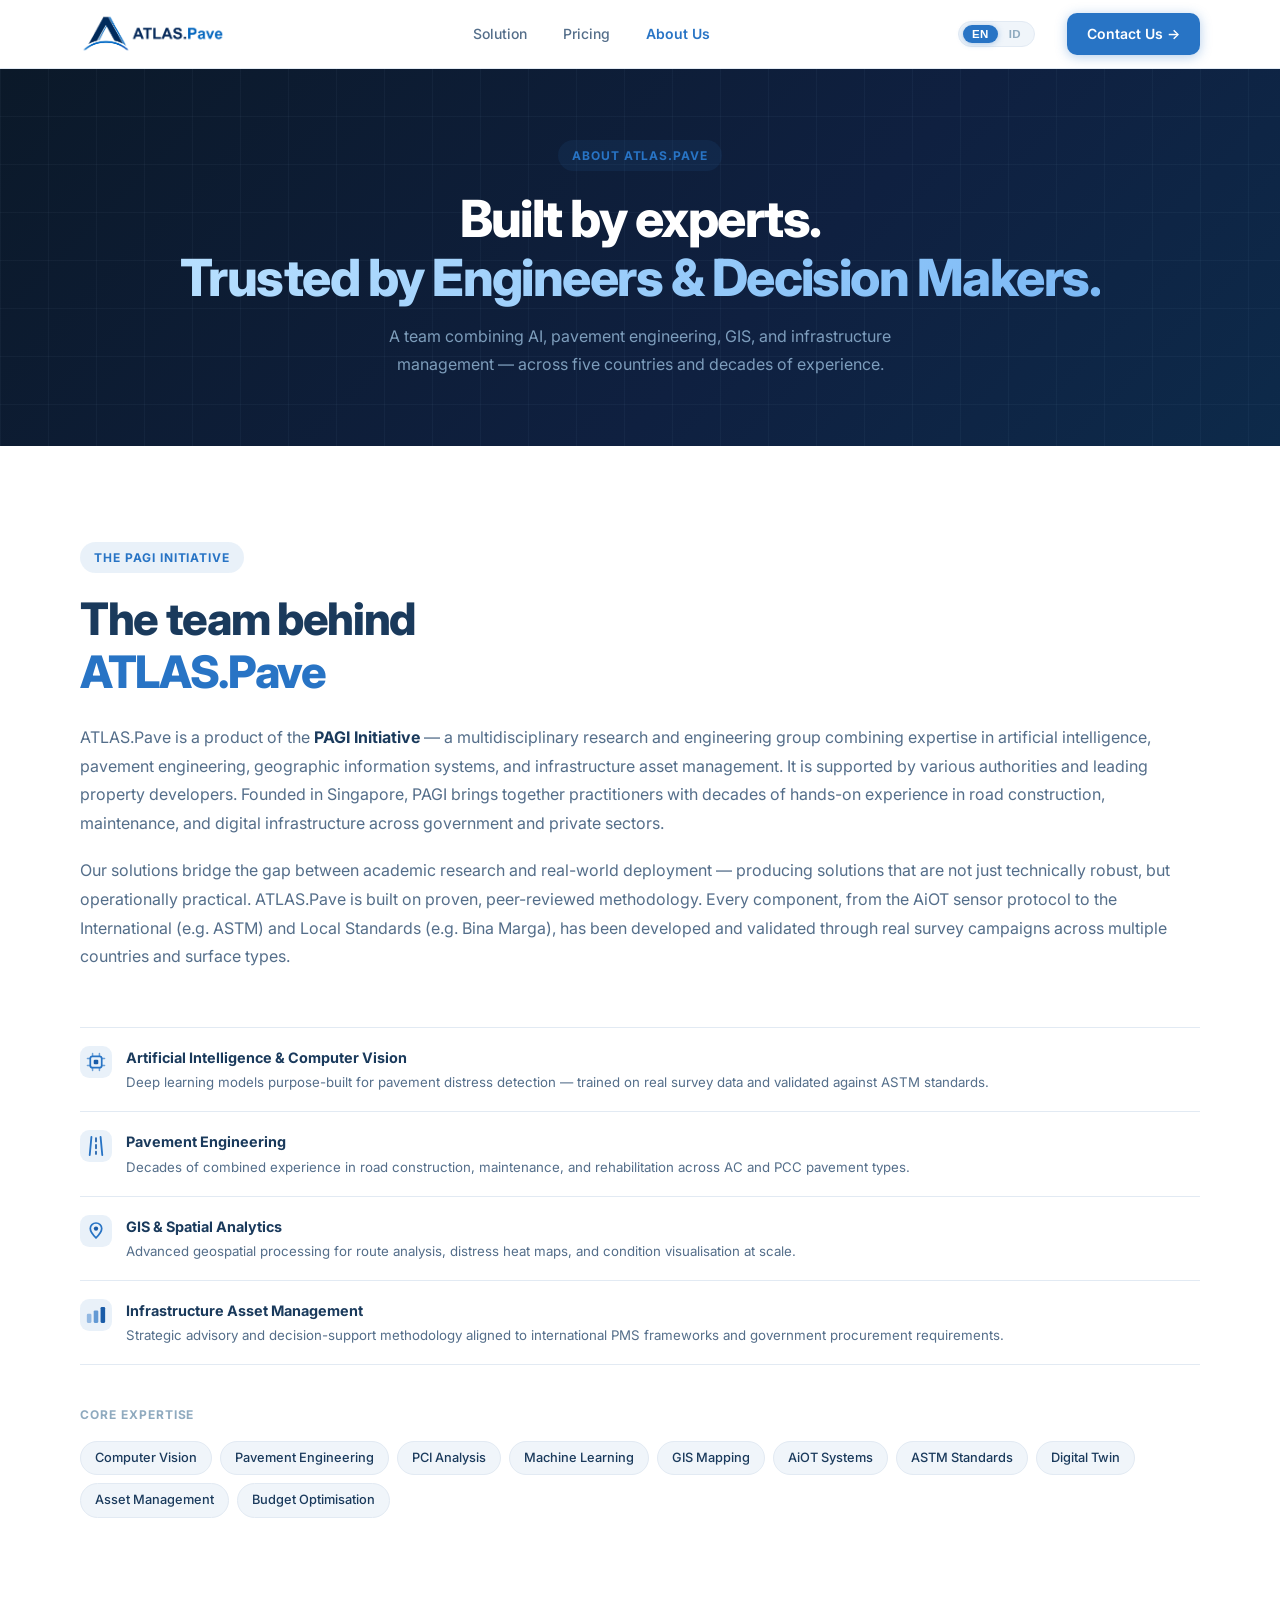
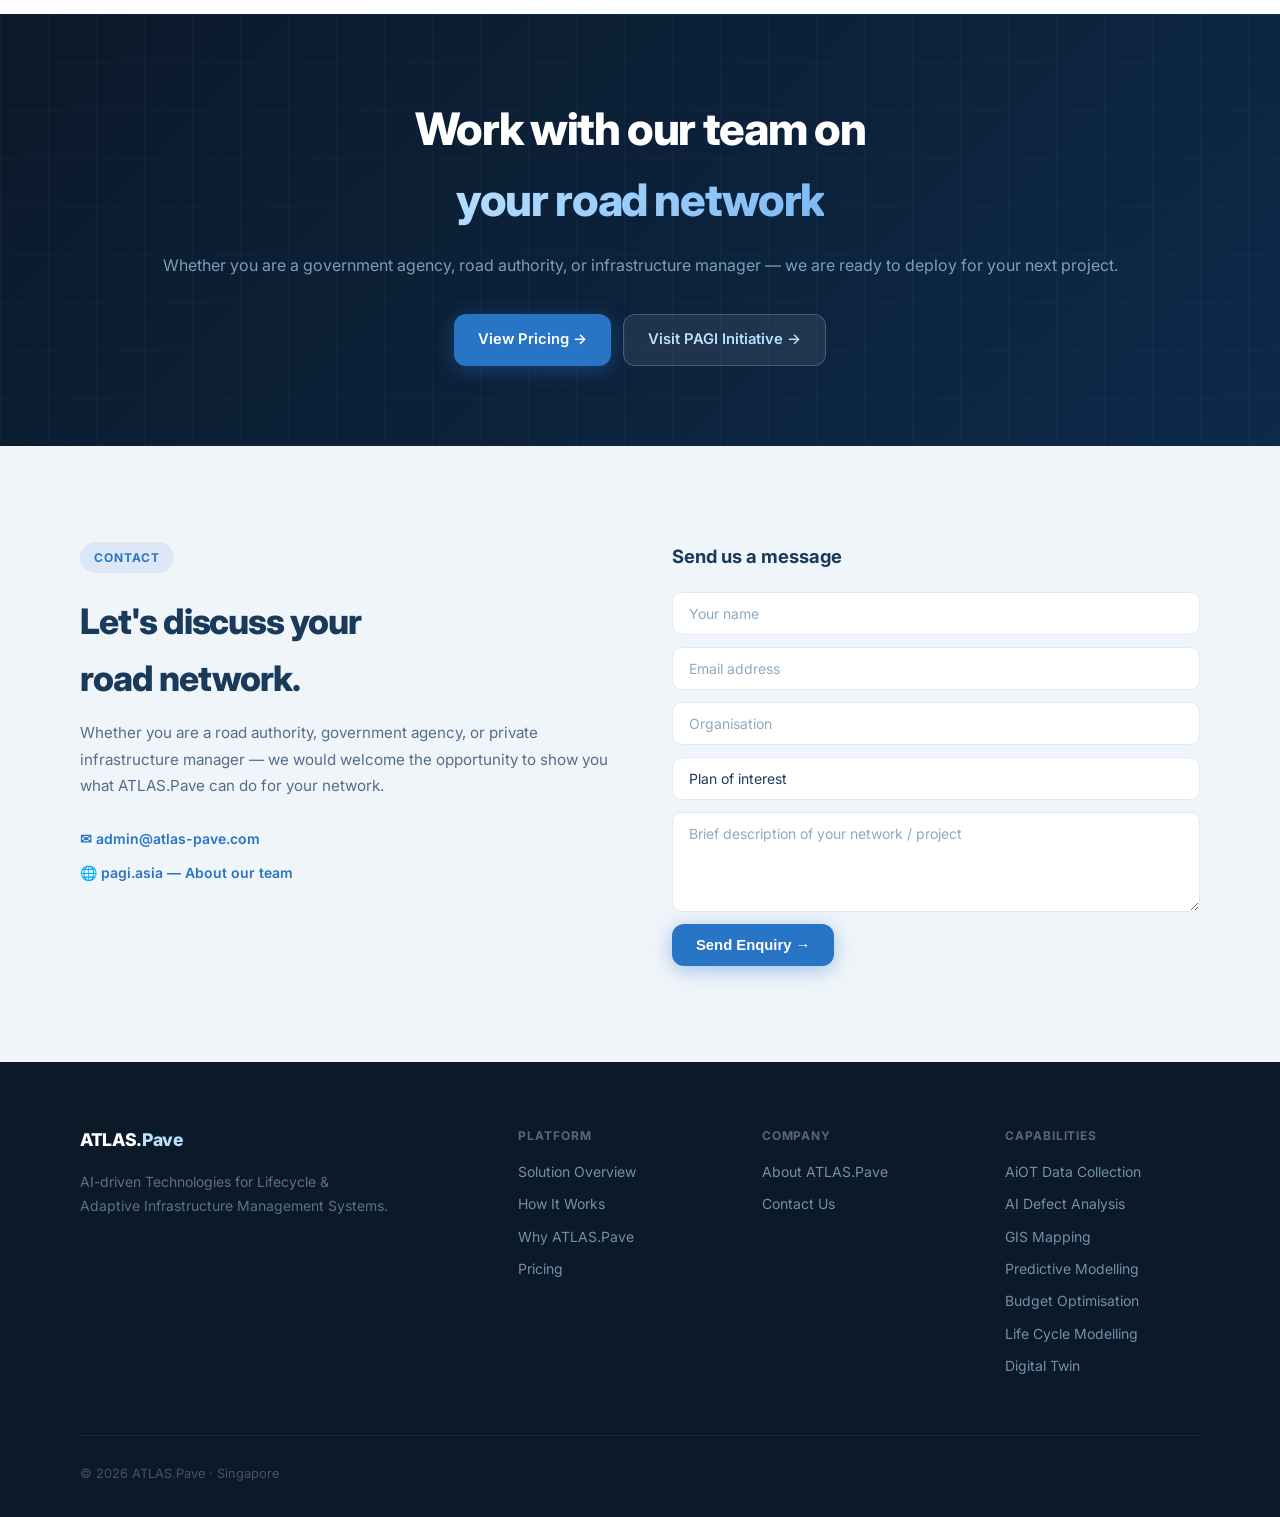
<file: about.html>
<!DOCTYPE html>
<html lang="en">
<head>
<meta charset="UTF-8">
<meta name="viewport" content="width=device-width, initial-scale=1.0">
<link rel="icon" type="image/svg+xml" href="favicon.svg">
<link rel="preconnect" href="https://fonts.googleapis.com">
<link href="https://fonts.googleapis.com/css2?family=Inter:wght@300;400;500;600;700;800&family=Cormorant+Garamond:wght@400;500;600;700&display=swap" rel="stylesheet">
<link rel="stylesheet" href="style.css?v=20260915d">
<style>
/* Sub-page hero (shorter) */
.hero-sub {
  margin-top: 68px;
  background: linear-gradient(135deg, var(--navy) 0%, var(--navy2) 60%, #0d2a4a 100%);
  padding: 72px 40px 68px;
  text-align: center;
  position: relative; overflow: hidden;
}
.hero-sub::before {
  content: '';
  position: absolute; inset: 0;
  background-image:
    linear-gradient(rgba(184,224,255,0.04) 1px, transparent 1px),
    linear-gradient(90deg, rgba(184,224,255,0.04) 1px, transparent 1px);
  background-size: 48px 48px;
}
.hero-sub .container { position: relative; z-index: 1; }
.hero-sub .eyebrow { margin-bottom: 18px; }
.hero-sub-title {
  font-size: clamp(2rem, 4vw, 3.2rem);
  font-weight: 800; letter-spacing: -0.03em;
  color: #fff; line-height: 1.14; margin-bottom: 16px;
}
.hero-sub-title em { font-style: normal; background: linear-gradient(135deg, var(--sky), #7ab8f5); -webkit-background-clip: text; -webkit-text-fill-color: transparent; background-clip: text; }
.hero-sub-tagline { font-size: 1rem; color: rgba(184,224,255,0.65); max-width: 600px; margin: 0 auto; line-height: 1.75; }
@media(max-width:768px){ .hero-sub { padding: 56px 20px 52px; } }
</style>

<title>About ATLAS.Pave | Singapore-Based AI Pavement Technology</title>
<meta name="description" content="ATLAS.Pave is a Singapore-based team building AI-driven pavement management technology with auditable, peer-reviewed methodology and secure, client-isolated data.">
<link rel="canonical" href="https://atlas-pave.com/about.html">
<meta property="og:type" content="website">
<meta property="og:title" content="About ATLAS.Pave">
<meta property="og:description" content="Singapore-based AI pavement management technology — transparent, auditable methodology and secure data.">
<meta property="og:url" content="https://atlas-pave.com/about.html">
<meta property="og:image" content="https://atlas-pave.com/Logo%20ATLASPave.png">
  
</head>
<body>

<!-- ══ NAV ══ -->
<header>
  <div class="nav-inner">
    <a href="index.html" class="nav-logo">
      <img src="Logo%20ATLASPave.png" alt="ATLAS.Pave">
    </a>
    <ul class="nav-links">
      <li><a href="index.html" data-i18n="nav_solution">Solution</a></li>
      <li><a href="pricing.html" data-i18n="nav_pricing">Pricing</a></li>
      <li><a href="about.html" class="active" data-i18n="nav_about">About Us</a></li>
    </ul>
    <button id="langToggle" class="lang-toggle" data-lang="en" aria-label="Switch language">
      <span class="lt-en lt-active">EN</span>
      <span class="lt-id">ID</span>
    </button>
    <a href="about.html#contact" class="nav-cta" data-i18n="nav_cta_other">Contact Us →</a>
    <button class="nav-hamburger" id="navHamburger" aria-label="Open menu">
      <span></span><span></span><span></span>
    </button>
  </div>
</header>
<nav class="nav-drawer" id="navDrawer">
  <a href="index.html" data-i18n="nav_solution">Solution</a>
  <a href="pricing.html" data-i18n="nav_pricing">Pricing</a>
  <a href="about.html" class="active" data-i18n="nav_about">About Us</a>
</nav>

<!-- ══ HERO ══ -->
<section class="hero-sub">
  <div class="container">
    <div class="eyebrow sr" data-i18n="ab_eyebrow">About ATLAS.Pave</div>
    <h1 class="hero-sub-title sr" data-i18n-html="ab_title">Built by experts.<br><em>Trusted by Engineers &amp; Decision Makers.</em></h1>
    <p class="hero-sub-tagline sr" data-i18n="ab_tagline">A team combining AI, pavement engineering, GIS, and infrastructure management — across five countries and decades of experience.</p>
  </div>
</section>

<!-- ══ PAGI INITIATIVE ══ -->
<section class="section">
  <div class="container">
    <div>

      <!-- Narrative -->
      <div class="sr">
        <div class="eyebrow" style="margin-bottom:20px;" data-i18n="pagi_eyebrow">The PAGI Initiative</div>
        <h2 class="section-title" style="text-align:left;margin-bottom:24px;" data-i18n-html="pagi_title">The team behind<br><em>ATLAS.Pave</em></h2>
        <div class="about-text">
          <p data-i18n-html="pagi_p1">ATLAS.Pave is a product of the <strong>PAGI Initiative</strong> — a multidisciplinary research and engineering group combining expertise in artificial intelligence, pavement engineering, geographic information systems, and infrastructure asset management. It is supported by various authorities and leading property developers. Founded in Singapore, PAGI brings together practitioners with decades of hands-on experience in road construction, maintenance, and digital infrastructure across government and private sectors.</p>
          <p data-i18n-html="pagi_p2">Our solutions bridge the gap between academic research and real-world deployment — producing solutions that are not just technically robust, but operationally practical. ATLAS.Pave is built on proven, peer-reviewed methodology. Every component, from the AiOT sensor protocol to the International (e.g. ASTM) and Local Standards (e.g. Bina Marga), has been developed and validated through real survey campaigns across multiple countries and surface types.</p>
        </div>
      </div>


      <!-- Expertise highlights -->
      <div class="hl-list sr" style="margin-top:56px;margin-bottom:40px;">
        <div class="hl-item">
          <span class="hl-icon" aria-hidden="true"><svg width="28" height="28" viewBox="0 0 28 28" fill="none" xmlns="http://www.w3.org/2000/svg"><rect width="28" height="28" rx="8" fill="var(--azure-l)"/><rect x="9" y="9" width="10" height="10" rx="2" stroke="var(--azure)" stroke-width="1.5" fill="none"/><rect x="12" y="12" width="4" height="4" rx="1" fill="var(--azure-d)"/><path d="M11 9V6.5M17 9V6.5M11 21.5V19M17 21.5V19M9 11H6.5M9 17H6.5M21.5 11H19M21.5 17H19" stroke="var(--azure)" stroke-width="1.3" stroke-linecap="round" opacity="0.65"/></svg></span>
          <div class="hl-text">
            <h4 data-i18n-html="exp1_title">Artificial Intelligence &amp; Computer Vision</h4>
            <p data-i18n="exp1_desc">Deep learning models purpose-built for pavement distress detection — trained on real survey data and validated against ASTM standards.</p>
          </div>
        </div>
        <div class="hl-item">
          <span class="hl-icon" aria-hidden="true"><svg width="28" height="28" viewBox="0 0 28 28" fill="none" xmlns="http://www.w3.org/2000/svg"><rect width="28" height="28" rx="8" fill="var(--azure-l)"/><path d="M10 6 8.5 22M18 6l1.5 16" stroke="var(--azure)" stroke-width="1.6" stroke-linecap="round"/><path d="M14 7v3M14 13v3M14 19v2" stroke="var(--azure-d)" stroke-width="1.5" stroke-linecap="round"/></svg></span>
          <div class="hl-text">
            <h4 data-i18n="exp2_title">Pavement Engineering</h4>
            <p data-i18n="exp2_desc">Decades of combined experience in road construction, maintenance, and rehabilitation across AC and PCC pavement types.</p>
          </div>
        </div>
        <div class="hl-item">
          <span class="hl-icon" aria-hidden="true"><svg width="28" height="28" viewBox="0 0 28 28" fill="none" xmlns="http://www.w3.org/2000/svg"><rect width="28" height="28" rx="8" fill="var(--azure-l)"/><path d="M14 7c-2.8 0-5 2.1-5 4.9 0 3.4 5 8.1 5 8.1s5-4.7 5-8.1C19 9.1 16.8 7 14 7z" stroke="var(--azure)" stroke-width="1.5" fill="none"/><circle cx="14" cy="11.9" r="1.9" fill="var(--azure-d)"/></svg></span>
          <div class="hl-text">
            <h4 data-i18n-html="exp3_title">GIS &amp; Spatial Analytics</h4>
            <p data-i18n="exp3_desc">Advanced geospatial processing for route analysis, distress heat maps, and condition visualisation at scale.</p>
          </div>
        </div>
        <div class="hl-item">
          <span class="hl-icon" aria-hidden="true"><svg width="28" height="28" viewBox="0 0 28 28" fill="none" xmlns="http://www.w3.org/2000/svg"><rect width="28" height="28" rx="8" fill="var(--azure-l)"/><rect x="6" y="13" width="4" height="8" rx="1" fill="var(--azure)" opacity="0.45"/><rect x="12" y="10" width="4" height="11" rx="1" fill="var(--azure)" opacity="0.7"/><rect x="18" y="7" width="4" height="14" rx="1" fill="var(--azure-d)"/></svg></span>
          <div class="hl-text">
            <h4 data-i18n="exp4_title">Infrastructure Asset Management</h4>
            <p data-i18n="exp4_desc">Strategic advisory and decision-support methodology aligned to international PMS frameworks and government procurement requirements.</p>
          </div>
        </div>
      </div>

      <!-- Expertise tags -->
      <div class="sr">
        <div style="font-size:0.75rem;font-weight:700;text-transform:uppercase;letter-spacing:0.08em;color:var(--lgray);margin-bottom:12px;" data-i18n="expertise_label">Core Expertise</div>
        <div class="tag-cloud">
          <span class="tag">Computer Vision</span>
          <span class="tag">Pavement Engineering</span>
          <span class="tag">PCI Analysis</span>
          <span class="tag">Machine Learning</span>
          <span class="tag">GIS Mapping</span>
          <span class="tag">AiOT Systems</span>
          <span class="tag">ASTM Standards</span>
          <span class="tag">Digital Twin</span>
          <span class="tag">Asset Management</span>
          <span class="tag">Budget Optimisation</span>
        </div>
      </div>

    </div>
  </div>
</section>

<!-- ══ CTA BANNER ══ -->
<div class="cta-banner">
  <div class="container">
    <h2 class="cta-title sr" data-i18n-html="cta_ab_title">Work with our team on<br><em style="font-style:normal;background:linear-gradient(135deg,var(--sky),#7ab8f5);-webkit-background-clip:text;-webkit-text-fill-color:transparent;background-clip:text;">your road network</em></h2>
    <p class="cta-sub sr" data-i18n="cta_ab_sub">Whether you are a government agency, road authority, or infrastructure manager — we are ready to deploy for your next project.</p>
    <div class="cta-actions sr">
      <a href="pricing.html" class="btn-primary" data-i18n="cta_btn_pricing">View Pricing →</a>
      <a href="https://pagi.asia" target="_blank" class="btn-secondary" data-i18n="cta_btn_pagi">Visit PAGI Initiative →</a>
    </div>
  </div>
</div>

<!-- ══ CONTACT ══ -->
<section class="contact-section" id="contact">
  <div class="container">
    <div class="contact-grid">
      <div class="sr">
        <div class="eyebrow" style="margin-bottom:20px;" data-i18n="contact_eyebrow">Contact</div>
        <h2 class="contact-title" data-i18n-html="contact_title">Let's discuss your<br>road network.</h2>
        <p class="contact-sub" data-i18n="contact_sub">Whether you are a road authority, government agency, or private infrastructure manager — we would welcome the opportunity to show you what ATLAS.Pave can do for your network.</p>
        <a href="mailto:admin@atlas-pave.com" class="contact-link">✉ admin@atlas-pave.com</a>
        <a href="https://pagi.asia" target="_blank" class="contact-link">🌐 pagi.asia — About our team</a>
      </div>
      <div class="sr">
        <h3 style="font-size:1.15rem;font-weight:700;color:var(--blue);margin-bottom:20px;" data-i18n="contact_send">Send us a message</h3>
        <form action="https://formspree.io/f/xjgdajyp" method="POST">
          <input class="ct-input" type="text" name="name" data-i18n-ph="contact_name" placeholder="Your name" required>
          <input class="ct-input" type="email" name="email" data-i18n-ph="contact_email" placeholder="Email address" required>
          <input class="ct-input" type="text" name="organisation" data-i18n-ph="contact_org" placeholder="Organisation">
          <select class="ct-input" name="plan" style="appearance:none;cursor:pointer;">
            <option value="" disabled selected data-i18n="contact_plan">Plan of interest</option>
            <option data-i18n="contact_plan_opt1">Pilot</option>
            <option data-i18n="contact_plan_opt2">Standard</option>
            <option data-i18n="contact_plan_opt3">Advanced</option>
            <option data-i18n="contact_plan_opt4">Custom / Government</option>
          </select>
          <textarea class="ct-input ct-textarea" name="message" data-i18n-ph="contact_msg" placeholder="Brief description of your network / project"></textarea>
          <input type="hidden" name="_subject" value="New enquiry from ATLAS.Pave website">
          <input type="hidden" name="_next" value="https://atlas-pave.com/about.html">
          <button type="submit" class="btn-primary" style="border:none;cursor:pointer;" data-i18n="contact_btn">Send Enquiry →</button>
        </form>
      </div>
    </div>
  </div>
</section>

<!-- ══ FOOTER ══ -->
<footer>
  <div class="container">
    <div class="footer-grid">
      <div class="footer-brand">
        <div class="footer-wordmark">ATLAS.<span>Pave</span></div>
        <p data-i18n-html="footer_tagline">AI-driven Technologies for Lifecycle &amp;<br>Adaptive Infrastructure Management Systems.</p>
      </div>
      <div class="footer-col">
        <h4 data-i18n="footer_col_platform">Platform</h4>
        <a href="index.html" data-i18n="footer_solution">Solution Overview</a>
        <a href="index.html#solution" data-i18n="footer_how">How It Works</a>
        <a href="index.html#why" data-i18n="footer_why">Why ATLAS.Pave</a>
        <a href="pricing.html" data-i18n="footer_pricing">Pricing</a>
      </div>
      <div class="footer-col">
        <h4 data-i18n="footer_col_company">Company</h4>
        <a href="about.html" data-i18n="footer_about">About ATLAS.Pave</a>
        <a href="about.html#contact" data-i18n="footer_contact">Contact Us</a>
      </div>
      <div class="footer-col">
        <h4 data-i18n="footer_col_cap">Capabilities</h4>
        <a href="index.html#capabilities" data-i18n="footer_cap1">AiOT Data Collection</a>
        <a href="index.html#capabilities" data-i18n="footer_cap2">AI Defect Analysis</a>
        <a href="index.html#capabilities" data-i18n="footer_cap3">GIS Mapping</a>
        <a href="index.html#capabilities" data-i18n="footer_cap4">Predictive Modelling</a>
        <a href="index.html#capabilities" data-i18n="footer_cap5">Budget Optimisation</a>
        <a href="index.html#capabilities" data-i18n="footer_cap6">Life Cycle Modelling</a>
        <a href="index.html#capabilities" data-i18n="footer_cap7">Digital Twin</a>
      </div>
    </div>
    <div class="footer-bottom">
      <span data-i18n="footer_copy">© 2026 ATLAS.Pave · Singapore</span>
      
    </div>
  </div>
</footer>

<script>
(function(){
  var btn = document.getElementById('navHamburger');
  var drawer = document.getElementById('navDrawer');
  btn.addEventListener('click', function(){
    var open = drawer.classList.toggle('open');
    btn.classList.toggle('open', open);
  });
  drawer.querySelectorAll('a').forEach(function(a){
    a.addEventListener('click', function(){
      drawer.classList.remove('open');
      btn.classList.remove('open');
    });
  });
  var io = new IntersectionObserver(function(entries){
    entries.forEach(function(e){
      if(e.isIntersecting){
        var group = e.target.parentElement.querySelectorAll('.sr:not(.in)');
        var d = 0;
        group.forEach(function(s){
          if(s.getBoundingClientRect().top < window.innerHeight + 60){
            setTimeout(function(){ s.classList.add('in'); }, d);
            d += 65;
          }
        });
        e.target.classList.add('in');
        io.unobserve(e.target);
      }
    });
  }, { threshold: 0.06, rootMargin: '0px 0px -24px 0px' });
  document.querySelectorAll('.sr').forEach(function(el){ io.observe(el); });
})();
</script>
<script src="translations.js?v=20260915d"></script>
</body>
</html>
</file>
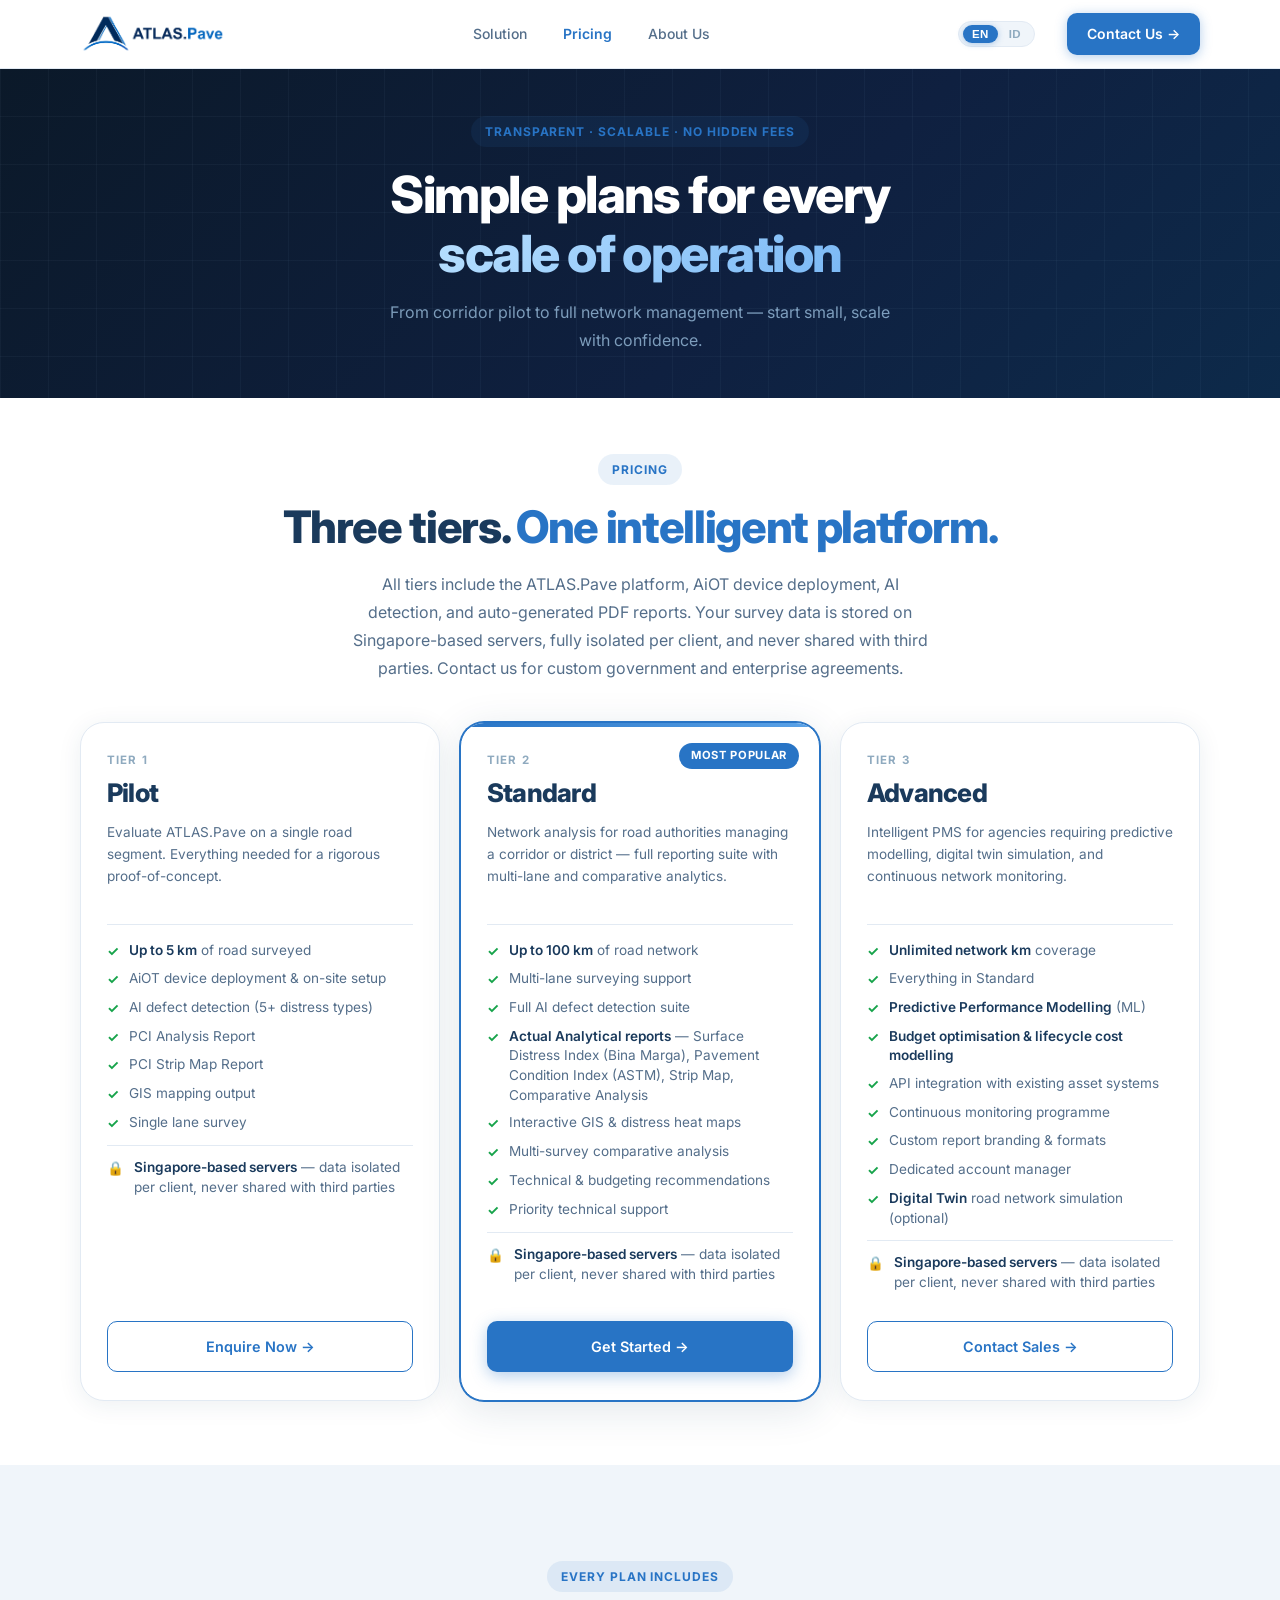
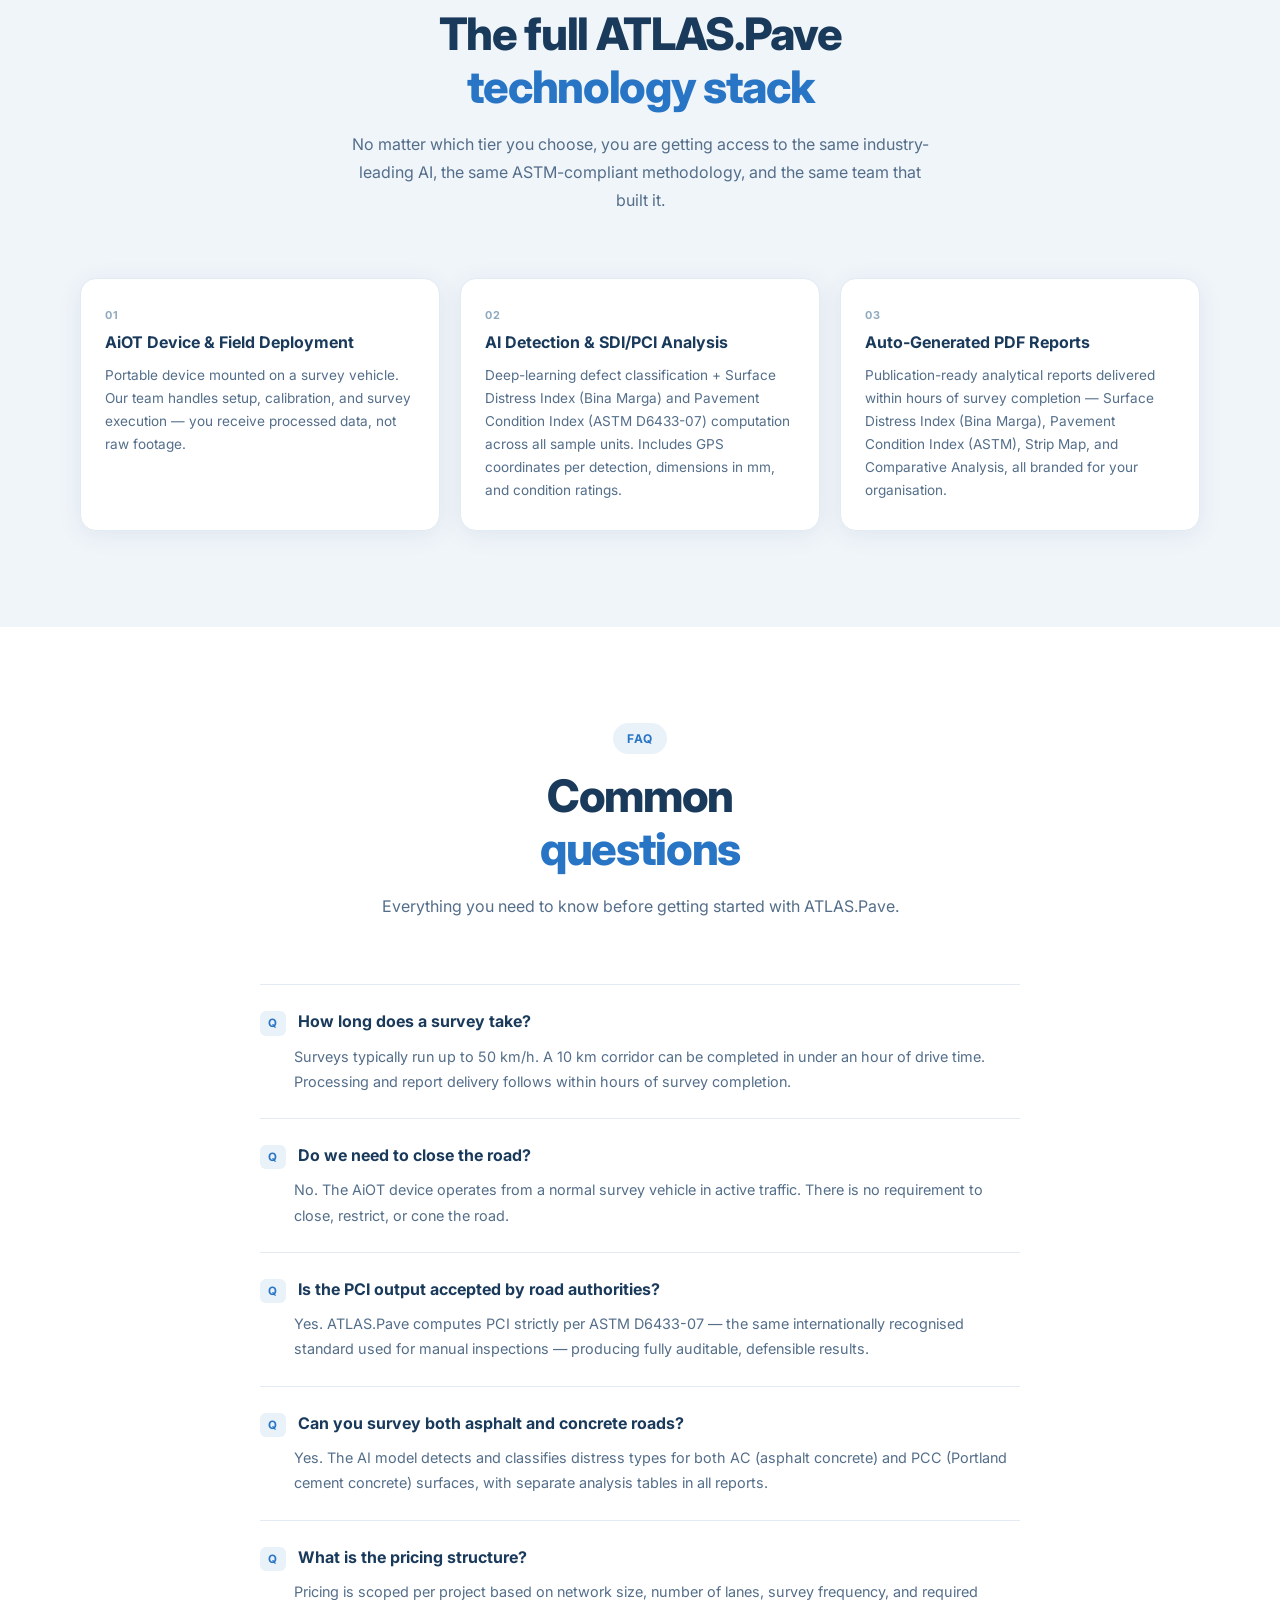
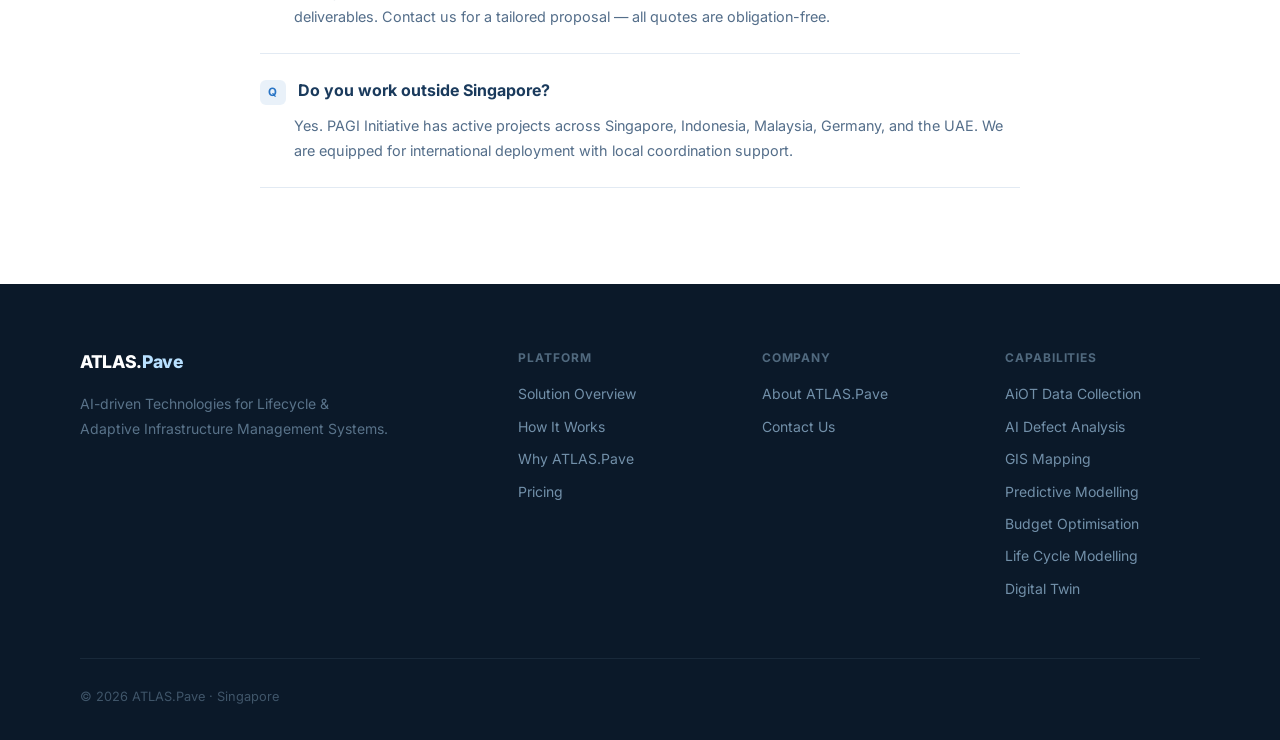
<file: pricing.html>
<!DOCTYPE html>
<html lang="en">
<head>
<meta charset="UTF-8">
<meta name="viewport" content="width=device-width, initial-scale=1.0">
<link rel="icon" type="image/svg+xml" href="favicon.svg">
<link rel="preconnect" href="https://fonts.googleapis.com">
<link href="https://fonts.googleapis.com/css2?family=Inter:wght@300;400;500;600;700;800&family=Cormorant+Garamond:wght@400;500;600;700&display=swap" rel="stylesheet">
<link rel="stylesheet" href="style.css?v=20260915d">
<style>
/* Sub-page hero (shorter) */
.hero-sub {
  margin-top: 68px;
  background: linear-gradient(135deg, var(--navy) 0%, var(--navy2) 60%, #0d2a4a 100%);
  padding: 48px 40px 44px;
  text-align: center;
  position: relative; overflow: hidden;
}
.hero-sub::before {
  content: '';
  position: absolute; inset: 0;
  background-image:
    linear-gradient(rgba(184,224,255,0.04) 1px, transparent 1px),
    linear-gradient(90deg, rgba(184,224,255,0.04) 1px, transparent 1px);
  background-size: 48px 48px;
}
.hero-sub .container { position: relative; z-index: 1; }
.hero-sub .eyebrow { margin-bottom: 18px; }
.hero-sub-title {
  font-size: clamp(2rem, 4vw, 3.2rem);
  font-weight: 800; letter-spacing: -0.03em;
  color: #fff; line-height: 1.14; margin-bottom: 16px;
}
.hero-sub-title em { font-style: normal; background: linear-gradient(135deg, var(--sky), #7ab8f5); -webkit-background-clip: text; -webkit-text-fill-color: transparent; background-clip: text; }
.hero-sub-tagline { font-size: 1rem; color: rgba(184,224,255,0.65); max-width: 520px; margin: 0 auto; line-height: 1.75; }

/* Compact pricing section */
.pricing-section { padding: 56px 0 64px; }
.pricing-section .section-header { margin-bottom: 40px; }

/* Includes pills row */
.includes-grid { display: grid; grid-template-columns: repeat(3,1fr); gap: 20px; }
.include-card {
  background: #fff; border: 1px solid var(--border);
  border-radius: var(--radius); padding: 28px 24px;
  box-shadow: var(--shadow); transition: var(--transition);
}
.include-card:hover { transform: translateY(-3px); box-shadow: var(--shadow-md); }
.include-num { font-size: 0.68rem; font-weight: 700; letter-spacing: 0.1em; color: var(--lgray); text-transform: uppercase; margin-bottom: 6px; }
.include-title { font-size: 1rem; font-weight: 700; color: var(--blue); margin-bottom: 8px; }
.include-desc { font-size: 0.85rem; color: var(--gray); line-height: 1.7; }

/* FAQ rows */
.faq-list { display: flex; flex-direction: column; gap: 0; }
.faq-item {
  padding: 24px 0;
  border-bottom: 1px solid var(--border);
}
.faq-item:first-child { border-top: 1px solid var(--border); }
.faq-q { font-size: 1rem; font-weight: 700; color: var(--blue); margin-bottom: 8px; display: flex; align-items: flex-start; gap: 12px; }
.faq-q::before { content: 'Q'; font-size: 0.72rem; font-weight: 700; letter-spacing: 0.08em; color: var(--azure); background: var(--azure-l); padding: 3px 8px; border-radius: 6px; flex-shrink: 0; margin-top: 2px; }
.faq-a { font-size: 0.9rem; color: var(--gray); line-height: 1.75; padding-left: 34px; }

@media(max-width:768px){
  .hero-sub { padding: 56px 20px 52px; }
  .includes-grid { grid-template-columns: 1fr; }
}
</style>

<title>Pricing & Pilot Programme | ATLAS.Pave Pavement Management Software</title>
<meta name="description" content="Start a focused ATLAS.Pave pilot programme and scale to full road-network analysis. AI pavement condition surveys with no CAPEX and low OPEX. Request pricing.">
<link rel="canonical" href="https://atlas-pave.com/pricing.html">
<meta property="og:type" content="website">
<meta property="og:title" content="ATLAS.Pave Pricing & Pilot Programme">
<meta property="og:description" content="Start with a focused pilot and scale as confidence grows. No CAPEX, low OPEX AI pavement management.">
<meta property="og:url" content="https://atlas-pave.com/pricing.html">
<meta property="og:image" content="https://atlas-pave.com/Logo%20ATLASPave.png">
  
</head>
<body>

<!-- ══ NAV ══ -->
<header>
  <div class="nav-inner">
    <a href="index.html" class="nav-logo">
      <img src="Logo%20ATLASPave.png" alt="ATLAS.Pave">
    </a>
    <ul class="nav-links">
      <li><a href="index.html" data-i18n="nav_solution">Solution</a></li>
      <li><a href="pricing.html" class="active" data-i18n="nav_pricing">Pricing</a></li>
      <li><a href="about.html" data-i18n="nav_about">About Us</a></li>
    </ul>
    <button id="langToggle" class="lang-toggle" data-lang="en" aria-label="Switch language">
      <span class="lt-en lt-active">EN</span>
      <span class="lt-id">ID</span>
    </button>
    <a href="about.html#contact" class="nav-cta" data-i18n="nav_cta_other">Contact Us →</a>
    <button class="nav-hamburger" id="navHamburger" aria-label="Open menu">
      <span></span><span></span><span></span>
    </button>
  </div>
</header>
<nav class="nav-drawer" id="navDrawer">
  <a href="index.html" data-i18n="nav_solution">Solution</a>
  <a href="pricing.html" class="active" data-i18n="nav_pricing">Pricing</a>
  <a href="about.html" data-i18n="nav_about">About Us</a>
</nav>

<!-- ══ HERO ══ -->
<section class="hero-sub">
  <div class="container">
    <div class="eyebrow sr" data-i18n="pr_eyebrow2">Transparent · Scalable · No Hidden Fees</div>
    <h1 class="hero-sub-title sr">Simple plans for every<br><em>scale of operation</em></h1>
    <p class="hero-sub-tagline sr">From corridor pilot to full network management — start small, scale with confidence.</p>
  </div>
</section>

<!-- ══ PRICING CARDS ══ -->
<section class="section pricing-section">
  <div class="container">
    <div class="section-header sr">
      <div class="eyebrow" data-i18n="pr_eyebrow">Pricing</div>
      <h2 class="section-title" data-i18n-html="pr_title">Three tiers. <em>One intelligent platform.</em></h2>
      <p class="section-sub" data-i18n="pr_sub">All tiers include the ATLAS.Pave platform, AiOT device deployment, AI detection, and auto-generated PDF reports. Your survey data is stored on Singapore-based servers, fully isolated per client, and never shared with third parties. Contact us for custom government and enterprise agreements.</p>
    </div>

    <div class="pricing-grid">

      <!-- PILOT -->
      <div class="price-card sr">
        <div class="price-tier" data-i18n="tier1_badge">Tier 1</div>
        <h2 class="price-name" data-i18n="tier1_name">Pilot</h2>
        <p class="price-tagline" data-i18n="tier1_tagline">Evaluate ATLAS.Pave on a single road segment. Everything needed for a rigorous proof-of-concept.</p>
        <hr class="price-divider">
        <ul class="price-features">
          <li><span class="fcheck">✓</span><div data-i18n-html="tier1_f1"><strong>Up to 5 km</strong> of road surveyed</div></li>
          <li><span class="fcheck">✓</span><div data-i18n-html="tier1_f2">AiOT device deployment &amp; on-site setup</div></li>
          <li><span class="fcheck">✓</span><div data-i18n-html="tier1_f3">AI defect detection (5+ distress types)</div></li>
          <li><span class="fcheck">✓</span><div data-i18n-html="tier1_f4">PCI Analysis Report</div></li>
          <li><span class="fcheck">✓</span><div data-i18n-html="tier1_f5">PCI Strip Map Report</div></li>
          <li><span class="fcheck">✓</span><div data-i18n-html="tier1_f6">GIS mapping output</div></li>
          <li><span class="fcheck">✓</span><div data-i18n-html="tier1_f7">Single lane survey</div></li>
          <li style="margin-top:12px;padding-top:12px;border-top:1px solid var(--border);"><span class="fcheck">🔒</span><div style="color:var(--gray);" data-i18n-html="tier1_f8"><strong style="color:var(--blue);font-weight:600;">Singapore-based servers</strong> — data isolated per client, never shared with third parties</div></li>
        </ul>
        <a href="about.html#contact" class="btn-price btn-price-outline" data-i18n="tier1_btn">Enquire Now →</a>
      </div>

      <!-- STANDARD (featured) -->
      <div class="price-card featured sr">
        <div class="price-badge" style="position:absolute;top:20px;right:20px;margin:0;" data-i18n="tier2_pop">Most Popular</div>
        <div class="price-tier" data-i18n="tier2_badge">Tier 2</div>
        <h2 class="price-name" data-i18n="tier2_name">Standard</h2>
        <p class="price-tagline" data-i18n="tier2_tagline">Network analysis for road authorities managing a corridor or district — full reporting suite with multi-lane and comparative analytics.</p>
        <hr class="price-divider">
        <ul class="price-features">
          <li><span class="fcheck">✓</span><div data-i18n-html="tier2_f1"><strong>Up to 100 km</strong> of road network</div></li>
          <li><span class="fcheck">✓</span><div data-i18n-html="tier2_f2">Multi-lane surveying support</div></li>
          <li><span class="fcheck">✓</span><div data-i18n-html="tier2_f3">Full AI defect detection suite</div></li>
          <li><span class="fcheck">✓</span><div data-i18n-html="tier2_f4"><strong>Actual Analytical reports</strong> — Surface Distress Index (Bina Marga), Pavement Condition Index (ASTM), Strip Map, Comparative Analysis</div></li>
          <li><span class="fcheck">✓</span><div data-i18n-html="tier2_f5">Interactive GIS &amp; distress heat maps</div></li>
          <li><span class="fcheck">✓</span><div data-i18n-html="tier2_f6">Multi-survey comparative analysis</div></li>
          <li><span class="fcheck">✓</span><div data-i18n-html="tier2_f7">Technical &amp; budgeting recommendations</div></li>
          <li><span class="fcheck">✓</span><div data-i18n-html="tier2_f8">Priority technical support</div></li>
          <li style="margin-top:12px;padding-top:12px;border-top:1px solid var(--border);"><span class="fcheck">🔒</span><div style="color:var(--gray);" data-i18n-html="tier2_f9"><strong style="color:var(--blue);font-weight:600;">Singapore-based servers</strong> — data isolated per client, never shared with third parties</div></li>
        </ul>
        <a href="about.html#contact" class="btn-price btn-price-primary" data-i18n="tier2_btn">Get Started →</a>
      </div>

      <!-- ADVANCED -->
      <div class="price-card sr">
        <div class="price-tier" data-i18n="tier3_badge">Tier 3</div>
        <h2 class="price-name" data-i18n="tier3_name">Advanced</h2>
        <p class="price-tagline" data-i18n="tier3_tagline">Intelligent PMS for agencies requiring predictive modelling, digital twin simulation, and continuous network monitoring.</p>
        <hr class="price-divider">
        <ul class="price-features">
          <li><span class="fcheck">✓</span><div data-i18n-html="tier3_f1"><strong>Unlimited network km</strong> coverage</div></li>
          <li><span class="fcheck">✓</span><div data-i18n-html="tier3_f2">Everything in Standard</div></li>
          <li><span class="fcheck">✓</span><div data-i18n-html="tier3_f3"><strong>Predictive Performance Modelling</strong> (ML)</div></li>
          <li><span class="fcheck">✓</span><div data-i18n-html="tier3_f4"><strong>Budget optimisation &amp; lifecycle cost modelling</strong></div></li>
          <li><span class="fcheck">✓</span><div data-i18n-html="tier3_f5">API integration with existing asset systems</div></li>
          <li><span class="fcheck">✓</span><div data-i18n-html="tier3_f6">Continuous monitoring programme</div></li>
          <li><span class="fcheck">✓</span><div data-i18n-html="tier3_f7">Custom report branding &amp; formats</div></li>
          <li><span class="fcheck">✓</span><div data-i18n-html="tier3_f8">Dedicated account manager</div></li>
          <li><span class="fcheck">✓</span><div data-i18n-html="tier3_f9"><strong>Digital Twin</strong> road network simulation (optional)</div></li>
          <li style="margin-top:12px;padding-top:12px;border-top:1px solid var(--border);"><span class="fcheck">🔒</span><div style="color:var(--gray);" data-i18n-html="tier3_f10"><strong style="color:var(--blue);font-weight:600;">Singapore-based servers</strong> — data isolated per client, never shared with third parties</div></li>
        </ul>
        <a href="about.html#contact" class="btn-price btn-price-outline" data-i18n="tier3_btn">Contact Sales →</a>
      </div>

    </div>
  </div>
</section>

<!-- ══ WHAT'S INCLUDED ══ -->
<section class="section section-pale">
  <div class="container">
    <div class="section-header sr">
      <div class="eyebrow" data-i18n="inc_eyebrow">Every Plan Includes</div>
      <h2 class="section-title" data-i18n-html="inc_title">The full ATLAS.Pave<br><em>technology stack</em></h2>
      <p class="section-sub" data-i18n="inc_sub">No matter which tier you choose, you are getting access to the same industry-leading AI, the same ASTM-compliant methodology, and the same team that built it.</p>
    </div>
    <div class="includes-grid">
      <div class="include-card sr">
        <div class="include-num">01</div>
        <h3 class="include-title" data-i18n-html="inc1_title">AiOT Device &amp; Field Deployment</h3>
        <p class="include-desc" data-i18n="inc1_desc">Portable device mounted on a survey vehicle. Our team handles setup, calibration, and survey execution — you receive processed data, not raw footage.</p>
      </div>
      <div class="include-card sr">
        <div class="include-num">02</div>
        <h3 class="include-title" data-i18n-html="inc2_title">AI Detection &amp; SDI/PCI Analysis</h3>
        <p class="include-desc" data-i18n="inc2_desc">Deep-learning defect classification + Surface Distress Index (Bina Marga) and Pavement Condition Index (ASTM D6433-07) computation across all sample units. Includes GPS coordinates per detection, dimensions in mm, and condition ratings.</p>
      </div>
      <div class="include-card sr">
        <div class="include-num">03</div>
        <h3 class="include-title" data-i18n="inc3_title">Auto-Generated PDF Reports</h3>
        <p class="include-desc" data-i18n="inc3_desc">Publication-ready analytical reports delivered within hours of survey completion — Surface Distress Index (Bina Marga), Pavement Condition Index (ASTM), Strip Map, and Comparative Analysis, all branded for your organisation.</p>
      </div>
    </div>
  </div>
</section>

<!-- ══ FAQ ══ -->
<section class="section">
  <div class="container">
    <div class="section-header sr">
      <div class="eyebrow" data-i18n="faq_eyebrow">FAQ</div>
      <h2 class="section-title" data-i18n-html="faq_title">Common<br><em>questions</em></h2>
      <p class="section-sub" data-i18n="faq_sub">Everything you need to know before getting started with ATLAS.Pave.</p>
    </div>
    <div class="faq-list" style="max-width:760px;margin:0 auto;">
      <div class="faq-item sr">
        <div class="faq-q" data-i18n="faq1_q">How long does a survey take?</div>
        <p class="faq-a" data-i18n="faq1_a">Surveys typically run up to 50 km/h. A 10 km corridor can be completed in under an hour of drive time. Processing and report delivery follows within hours of survey completion.</p>
      </div>
      <div class="faq-item sr">
        <div class="faq-q" data-i18n="faq2_q">Do we need to close the road?</div>
        <p class="faq-a" data-i18n="faq2_a">No. The AiOT device operates from a normal survey vehicle in active traffic. There is no requirement to close, restrict, or cone the road.</p>
      </div>
      <div class="faq-item sr">
        <div class="faq-q" data-i18n="faq3_q">Is the PCI output accepted by road authorities?</div>
        <p class="faq-a" data-i18n="faq3_a">Yes. ATLAS.Pave computes PCI strictly per ASTM D6433-07 — the same internationally recognised standard used for manual inspections — producing fully auditable, defensible results.</p>
      </div>
      <div class="faq-item sr">
        <div class="faq-q" data-i18n="faq4_q">Can you survey both asphalt and concrete roads?</div>
        <p class="faq-a" data-i18n="faq4_a">Yes. The AI model detects and classifies distress types for both AC (asphalt concrete) and PCC (Portland cement concrete) surfaces, with separate analysis tables in all reports.</p>
      </div>
      <div class="faq-item sr">
        <div class="faq-q" data-i18n="faq5_q">What is the pricing structure?</div>
        <p class="faq-a" data-i18n="faq5_a">Pricing is scoped per project based on network size, number of lanes, survey frequency, and required deliverables. Contact us for a tailored proposal — all quotes are obligation-free.</p>
      </div>
      <div class="faq-item sr">
        <div class="faq-q" data-i18n="faq6_q">Do you work outside Singapore?</div>
        <p class="faq-a" data-i18n="faq6_a">Yes. PAGI Initiative has active projects across Singapore, Indonesia, Malaysia, Germany, and the UAE. We are equipped for international deployment with local coordination support.</p>
      </div>
    </div>
  </div>
</section>

<!-- ══ FOOTER ══ -->
<footer>
  <div class="container">
    <div class="footer-grid">
      <div class="footer-brand">
        <div class="footer-wordmark">ATLAS.<span>Pave</span></div>
        <p data-i18n-html="footer_tagline">AI-driven Technologies for Lifecycle &amp;<br>Adaptive Infrastructure Management Systems.</p>
      </div>
      <div class="footer-col">
        <h4 data-i18n="footer_col_platform">Platform</h4>
        <a href="index.html" data-i18n="footer_solution">Solution Overview</a>
        <a href="index.html#solution" data-i18n="footer_how">How It Works</a>
        <a href="index.html#why" data-i18n="footer_why">Why ATLAS.Pave</a>
        <a href="pricing.html" data-i18n="footer_pricing">Pricing</a>
      </div>
      <div class="footer-col">
        <h4 data-i18n="footer_col_company">Company</h4>
        <a href="about.html" data-i18n="footer_about">About ATLAS.Pave</a>
        <a href="about.html#contact" data-i18n="footer_contact">Contact Us</a>
      </div>
      <div class="footer-col">
        <h4 data-i18n="footer_col_cap">Capabilities</h4>
        <a href="index.html#capabilities" data-i18n="footer_cap1">AiOT Data Collection</a>
        <a href="index.html#capabilities" data-i18n="footer_cap2">AI Defect Analysis</a>
        <a href="index.html#capabilities" data-i18n="footer_cap3">GIS Mapping</a>
        <a href="index.html#capabilities" data-i18n="footer_cap4">Predictive Modelling</a>
        <a href="index.html#capabilities" data-i18n="footer_cap5">Budget Optimisation</a>
        <a href="index.html#capabilities" data-i18n="footer_cap6">Life Cycle Modelling</a>
        <a href="index.html#capabilities" data-i18n="footer_cap7">Digital Twin</a>
      </div>
    </div>
    <div class="footer-bottom">
      <span data-i18n="footer_copy">© 2026 ATLAS.Pave · Singapore</span>
      
    </div>
  </div>
</footer>

<script>
(function(){
  var btn = document.getElementById('navHamburger');
  var drawer = document.getElementById('navDrawer');
  btn.addEventListener('click', function(){
    var open = drawer.classList.toggle('open');
    btn.classList.toggle('open', open);
  });
  drawer.querySelectorAll('a').forEach(function(a){
    a.addEventListener('click', function(){
      drawer.classList.remove('open');
      btn.classList.remove('open');
    });
  });
  var io = new IntersectionObserver(function(entries){
    entries.forEach(function(e){
      if(e.isIntersecting){
        var group = e.target.parentElement.querySelectorAll('.sr:not(.in)');
        var d = 0;
        group.forEach(function(s){
          if(s.getBoundingClientRect().top < window.innerHeight + 60){
            setTimeout(function(){ s.classList.add('in'); }, d);
            d += 65;
          }
        });
        e.target.classList.add('in');
        io.unobserve(e.target);
      }
    });
  }, { threshold: 0.06, rootMargin: '0px 0px -24px 0px' });
  document.querySelectorAll('.sr').forEach(function(el){ io.observe(el); });
})();
</script>
<script src="translations.js?v=20260915d"></script>
</body>
</html>
</file>
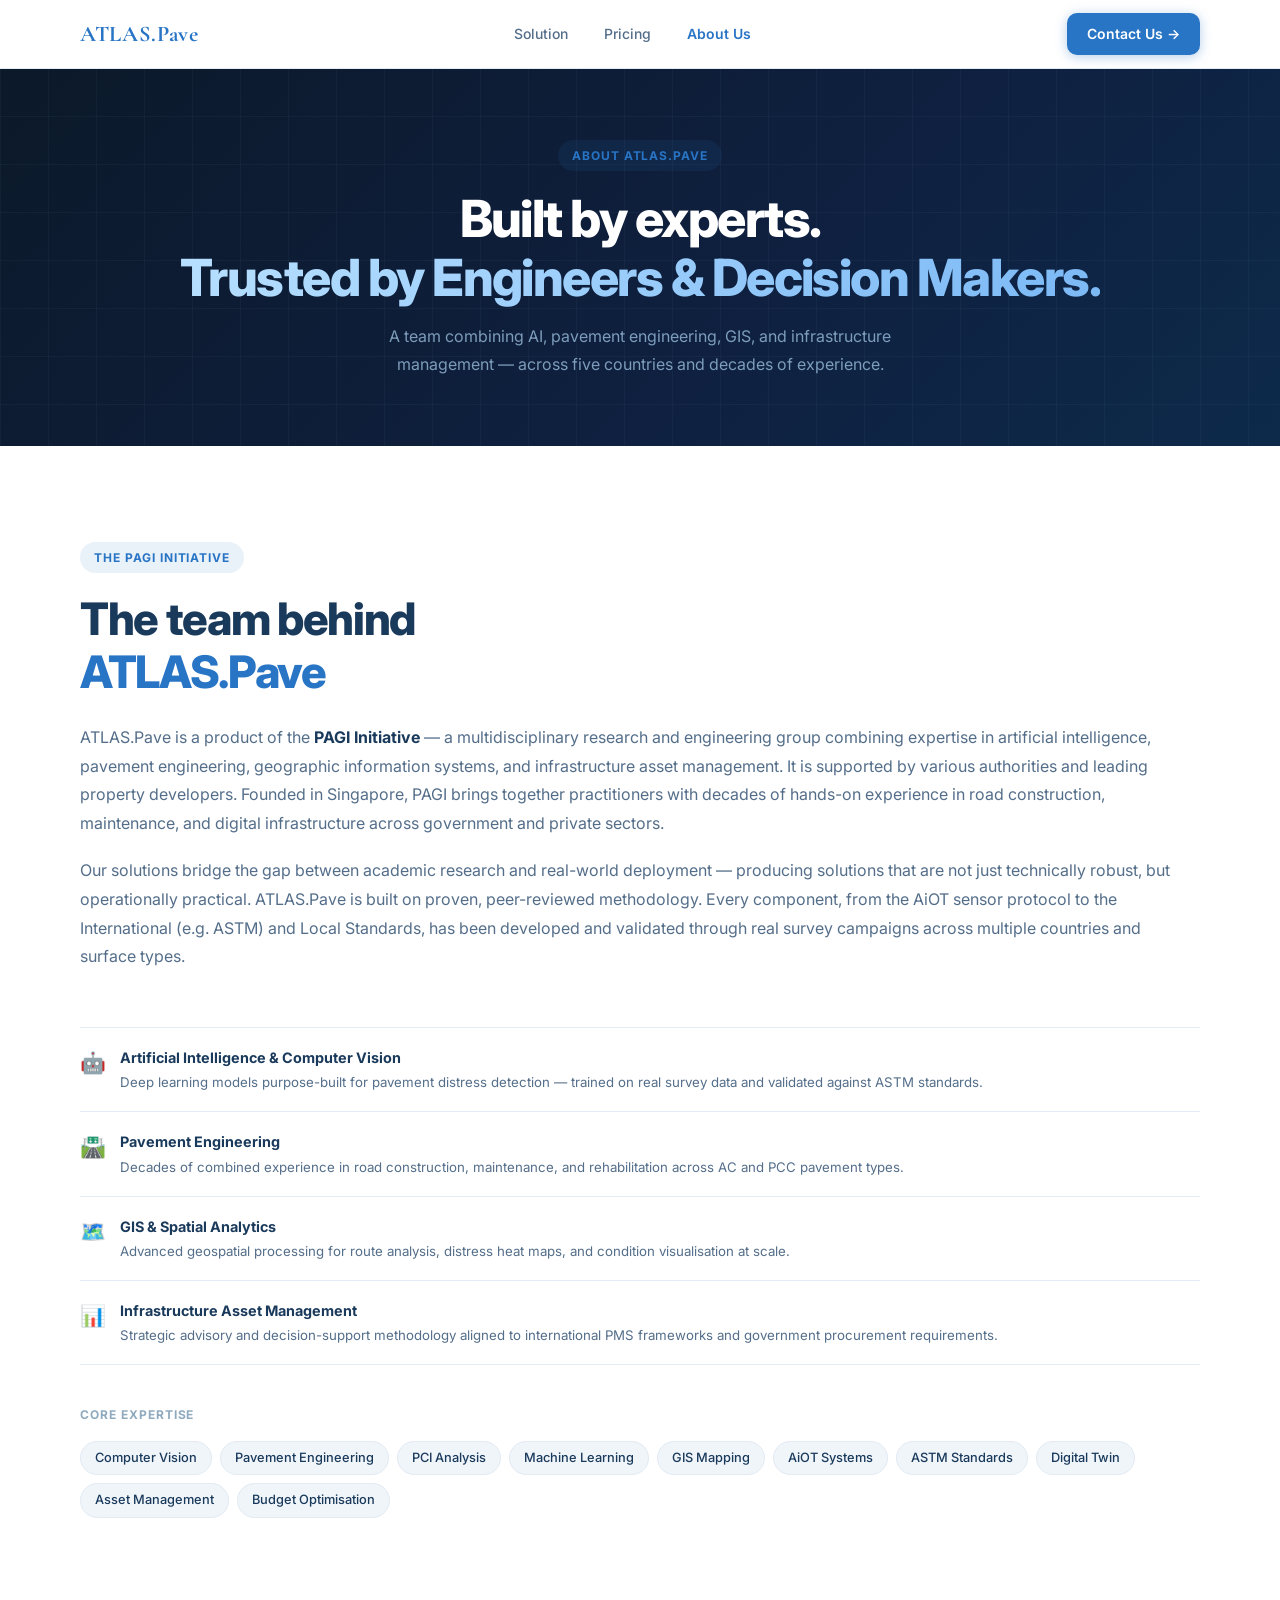
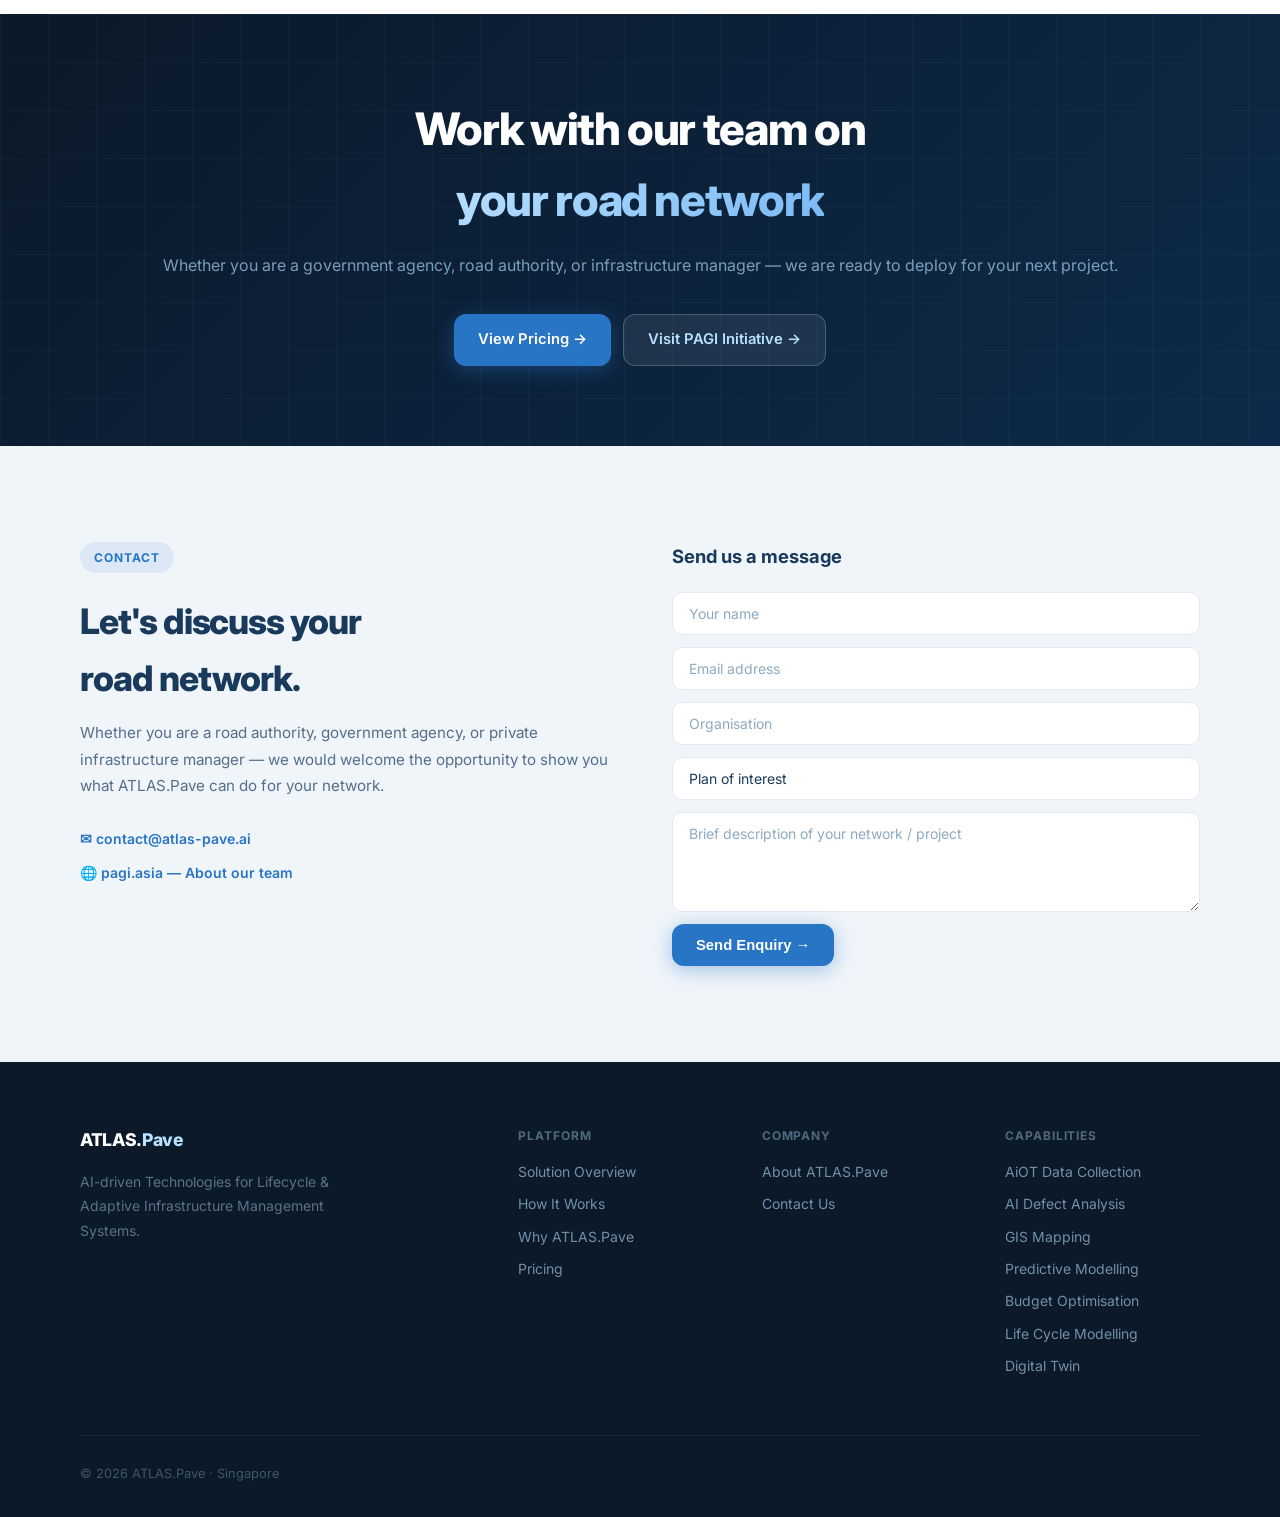
<file: backup-v100/about.html>
<!DOCTYPE html>
<html lang="en">
<head>
<meta charset="UTF-8">
<meta name="viewport" content="width=device-width, initial-scale=1.0">
<title>About Us — ATLAS.Pave</title>
<link rel="icon" type="image/svg+xml" href="favicon.svg">
<link rel="preconnect" href="https://fonts.googleapis.com">
<link href="https://fonts.googleapis.com/css2?family=Inter:wght@300;400;500;600;700;800&family=Cormorant+Garamond:wght@400;500;600;700&display=swap" rel="stylesheet">
<link rel="stylesheet" href="style.css">
<style>
/* Sub-page hero (shorter) */
.hero-sub {
  margin-top: 68px;
  background: linear-gradient(135deg, var(--navy) 0%, var(--navy2) 60%, #0d2a4a 100%);
  padding: 72px 40px 68px;
  text-align: center;
  position: relative; overflow: hidden;
}
.hero-sub::before {
  content: '';
  position: absolute; inset: 0;
  background-image:
    linear-gradient(rgba(184,224,255,0.04) 1px, transparent 1px),
    linear-gradient(90deg, rgba(184,224,255,0.04) 1px, transparent 1px);
  background-size: 48px 48px;
}
.hero-sub .container { position: relative; z-index: 1; }
.hero-sub .eyebrow { margin-bottom: 18px; }
.hero-sub-title {
  font-size: clamp(2rem, 4vw, 3.2rem);
  font-weight: 800; letter-spacing: -0.03em;
  color: #fff; line-height: 1.14; margin-bottom: 16px;
}
.hero-sub-title em { font-style: normal; background: linear-gradient(135deg, var(--sky), #7ab8f5); -webkit-background-clip: text; -webkit-text-fill-color: transparent; background-clip: text; }
.hero-sub-tagline { font-size: 1rem; color: rgba(184,224,255,0.65); max-width: 600px; margin: 0 auto; line-height: 1.75; }
@media(max-width:768px){ .hero-sub { padding: 56px 20px 52px; } }
</style>
</head>
<body>

<!-- ══ NAV ══ -->
<header>
  <div class="nav-inner">
    <a href="index.html" class="nav-logo">
      <div class="nav-logo-text">
        <div class="wordmark">ATLAS.Pave</div>
      </div>
    </a>
    <ul class="nav-links">
      <li><a href="index.html">Solution</a></li>
      <li><a href="pricing.html">Pricing</a></li>
      <li><a href="about.html" class="active">About Us</a></li>
    </ul>
    <a href="about.html#contact" class="nav-cta">Contact Us →</a>
    <button class="nav-hamburger" id="navHamburger" aria-label="Open menu">
      <span></span><span></span><span></span>
    </button>
  </div>
</header>
<nav class="nav-drawer" id="navDrawer">
  <a href="index.html">Solution</a>
  <a href="pricing.html">Pricing</a>
  <a href="about.html" class="active">About Us</a>
</nav>

<!-- ══ HERO ══ -->
<section class="hero-sub">
  <div class="container">
    <div class="eyebrow sr">About ATLAS.Pave</div>
    <h1 class="hero-sub-title sr">Built by experts.<br><em>Trusted by Engineers &amp; Decision Makers.</em></h1>
    <p class="hero-sub-tagline sr">A team combining AI, pavement engineering, GIS, and infrastructure management — across five countries and decades of experience.</p>
  </div>
</section>

<!-- ══ PAGI INITIATIVE ══ -->
<section class="section">
  <div class="container">
    <div>

      <!-- Narrative -->
      <div class="sr">
        <div class="eyebrow" style="margin-bottom:20px;">The PAGI Initiative</div>
        <h2 class="section-title" style="text-align:left;margin-bottom:24px;">The team behind<br><em>ATLAS.Pave</em></h2>
        <div class="about-text">
          <p>ATLAS.Pave is a product of the <strong>PAGI Initiative</strong> — a multidisciplinary research and engineering group combining expertise in artificial intelligence, pavement engineering, geographic information systems, and infrastructure asset management. It is supported by various authorities and leading property developers. Founded in Singapore, PAGI brings together practitioners with decades of hands-on experience in road construction, maintenance, and digital infrastructure across government and private sectors.</p>
          <p>Our solutions bridge the gap between academic research and real-world deployment — producing solutions that are not just technically robust, but operationally practical. ATLAS.Pave is built on proven, peer-reviewed methodology. Every component, from the AiOT sensor protocol to the International (e.g. ASTM) and Local Standards, has been developed and validated through real survey campaigns across multiple countries and surface types.</p>
        </div>
      </div>


      <!-- Expertise highlights -->
      <div class="hl-list sr" style="margin-top:56px;margin-bottom:40px;">
        <div class="hl-item">
          <span class="hl-icon">🤖</span>
          <div class="hl-text">
            <h4>Artificial Intelligence &amp; Computer Vision</h4>
            <p>Deep learning models purpose-built for pavement distress detection — trained on real survey data and validated against ASTM standards.</p>
          </div>
        </div>
        <div class="hl-item">
          <span class="hl-icon">🛣️</span>
          <div class="hl-text">
            <h4>Pavement Engineering</h4>
            <p>Decades of combined experience in road construction, maintenance, and rehabilitation across AC and PCC pavement types.</p>
          </div>
        </div>
        <div class="hl-item">
          <span class="hl-icon">🗺️</span>
          <div class="hl-text">
            <h4>GIS &amp; Spatial Analytics</h4>
            <p>Advanced geospatial processing for route analysis, distress heat maps, and condition visualisation at scale.</p>
          </div>
        </div>
        <div class="hl-item">
          <span class="hl-icon">📊</span>
          <div class="hl-text">
            <h4>Infrastructure Asset Management</h4>
            <p>Strategic advisory and decision-support methodology aligned to international PMS frameworks and government procurement requirements.</p>
          </div>
        </div>
      </div>

      <!-- Expertise tags -->
      <div class="sr">
        <div style="font-size:0.75rem;font-weight:700;text-transform:uppercase;letter-spacing:0.08em;color:var(--lgray);margin-bottom:12px;">Core Expertise</div>
        <div class="tag-cloud">
          <span class="tag">Computer Vision</span>
          <span class="tag">Pavement Engineering</span>
          <span class="tag">PCI Analysis</span>
          <span class="tag">Machine Learning</span>
          <span class="tag">GIS Mapping</span>
          <span class="tag">AiOT Systems</span>
          <span class="tag">ASTM Standards</span>
          <span class="tag">Digital Twin</span>
          <span class="tag">Asset Management</span>
          <span class="tag">Budget Optimisation</span>
        </div>
      </div>

    </div>
  </div>
</section>

<!-- ══ CTA BANNER ══ -->
<div class="cta-banner">
  <div class="container">
    <h2 class="cta-title sr">Work with our team on<br><em style="font-style:normal;background:linear-gradient(135deg,var(--sky),#7ab8f5);-webkit-background-clip:text;-webkit-text-fill-color:transparent;background-clip:text;">your road network</em></h2>
    <p class="cta-sub sr">Whether you are a government agency, road authority, or infrastructure manager — we are ready to deploy for your next project.</p>
    <div class="cta-actions sr">
      <a href="pricing.html" class="btn-primary">View Pricing →</a>
      <a href="https://pagi.asia" target="_blank" class="btn-secondary">Visit PAGI Initiative →</a>
    </div>
  </div>
</div>

<!-- ══ CONTACT ══ -->
<section class="contact-section" id="contact">
  <div class="container">
    <div class="contact-grid">
      <div class="sr">
        <div class="eyebrow" style="margin-bottom:20px;">Contact</div>
        <h2 class="contact-title">Let's discuss your<br>road network.</h2>
        <p class="contact-sub">Whether you are a road authority, government agency, or private infrastructure manager — we would welcome the opportunity to show you what ATLAS.Pave can do for your network.</p>
        <a href="mailto:contact@atlas-pave.ai" class="contact-link">✉ contact@atlas-pave.ai</a>
        <a href="https://pagi.asia" target="_blank" class="contact-link">🌐 pagi.asia — About our team</a>
      </div>
      <div class="sr">
        <h3 style="font-size:1.15rem;font-weight:700;color:var(--blue);margin-bottom:20px;">Send us a message</h3>
        <form onsubmit="return false;">
          <input class="ct-input" type="text" placeholder="Your name">
          <input class="ct-input" type="email" placeholder="Email address">
          <input class="ct-input" type="text" placeholder="Organisation">
          <select class="ct-input" style="appearance:none;cursor:pointer;">
            <option value="" disabled selected>Plan of interest</option>
            <option>Pilot</option>
            <option>Standard</option>
            <option>Advanced</option>
            <option>Custom / Government</option>
          </select>
          <textarea class="ct-input ct-textarea" placeholder="Brief description of your network / project"></textarea>
          <button type="submit" class="btn-primary" style="border:none;cursor:pointer;">Send Enquiry →</button>
        </form>
      </div>
    </div>
  </div>
</section>

<!-- ══ FOOTER ══ -->
<footer>
  <div class="container">
    <div class="footer-grid">
      <div class="footer-brand">
        <div class="footer-wordmark">ATLAS.<span>Pave</span></div>
        <p>AI-driven Technologies for Lifecycle &amp; Adaptive Infrastructure Management Systems.</p>
      </div>
      <div class="footer-col">
        <h4>Platform</h4>
        <a href="index.html">Solution Overview</a>
        <a href="index.html#solution">How It Works</a>
        <a href="index.html#why">Why ATLAS.Pave</a>
        <a href="pricing.html">Pricing</a>
      </div>
      <div class="footer-col">
        <h4>Company</h4>
        <a href="about.html">About ATLAS.Pave</a>
        <a href="mailto:contact@atlas-pave.ai">Contact Us</a>
      </div>
      <div class="footer-col">
        <h4>Capabilities</h4>
        <a href="index.html#solution">AiOT Data Collection</a>
        <a href="index.html#solution">AI Defect Analysis</a>
        <a href="index.html#solution">GIS Mapping</a>
        <a href="index.html#solution">Predictive Modelling</a>
        <a href="pricing.html">Budget Optimisation</a>
        <a href="pricing.html">Life Cycle Modelling</a>
        <a href="index.html#solution">Digital Twin</a>
      </div>
    </div>
    <div class="footer-bottom">
      <span>© 2026 ATLAS.Pave · Singapore</span>
      
    </div>
  </div>
</footer>

<script>
(function(){
  var btn = document.getElementById('navHamburger');
  var drawer = document.getElementById('navDrawer');
  btn.addEventListener('click', function(){
    var open = drawer.classList.toggle('open');
    btn.classList.toggle('open', open);
  });
  drawer.querySelectorAll('a').forEach(function(a){
    a.addEventListener('click', function(){
      drawer.classList.remove('open');
      btn.classList.remove('open');
    });
  });
  var io = new IntersectionObserver(function(entries){
    entries.forEach(function(e){
      if(e.isIntersecting){
        var group = e.target.parentElement.querySelectorAll('.sr:not(.in)');
        var d = 0;
        group.forEach(function(s){
          if(s.getBoundingClientRect().top < window.innerHeight + 60){
            setTimeout(function(){ s.classList.add('in'); }, d);
            d += 65;
          }
        });
        e.target.classList.add('in');
        io.unobserve(e.target);
      }
    });
  }, { threshold: 0.06, rootMargin: '0px 0px -24px 0px' });
  document.querySelectorAll('.sr').forEach(function(el){ io.observe(el); });
})();
</script>
</body>
</html>
</file>
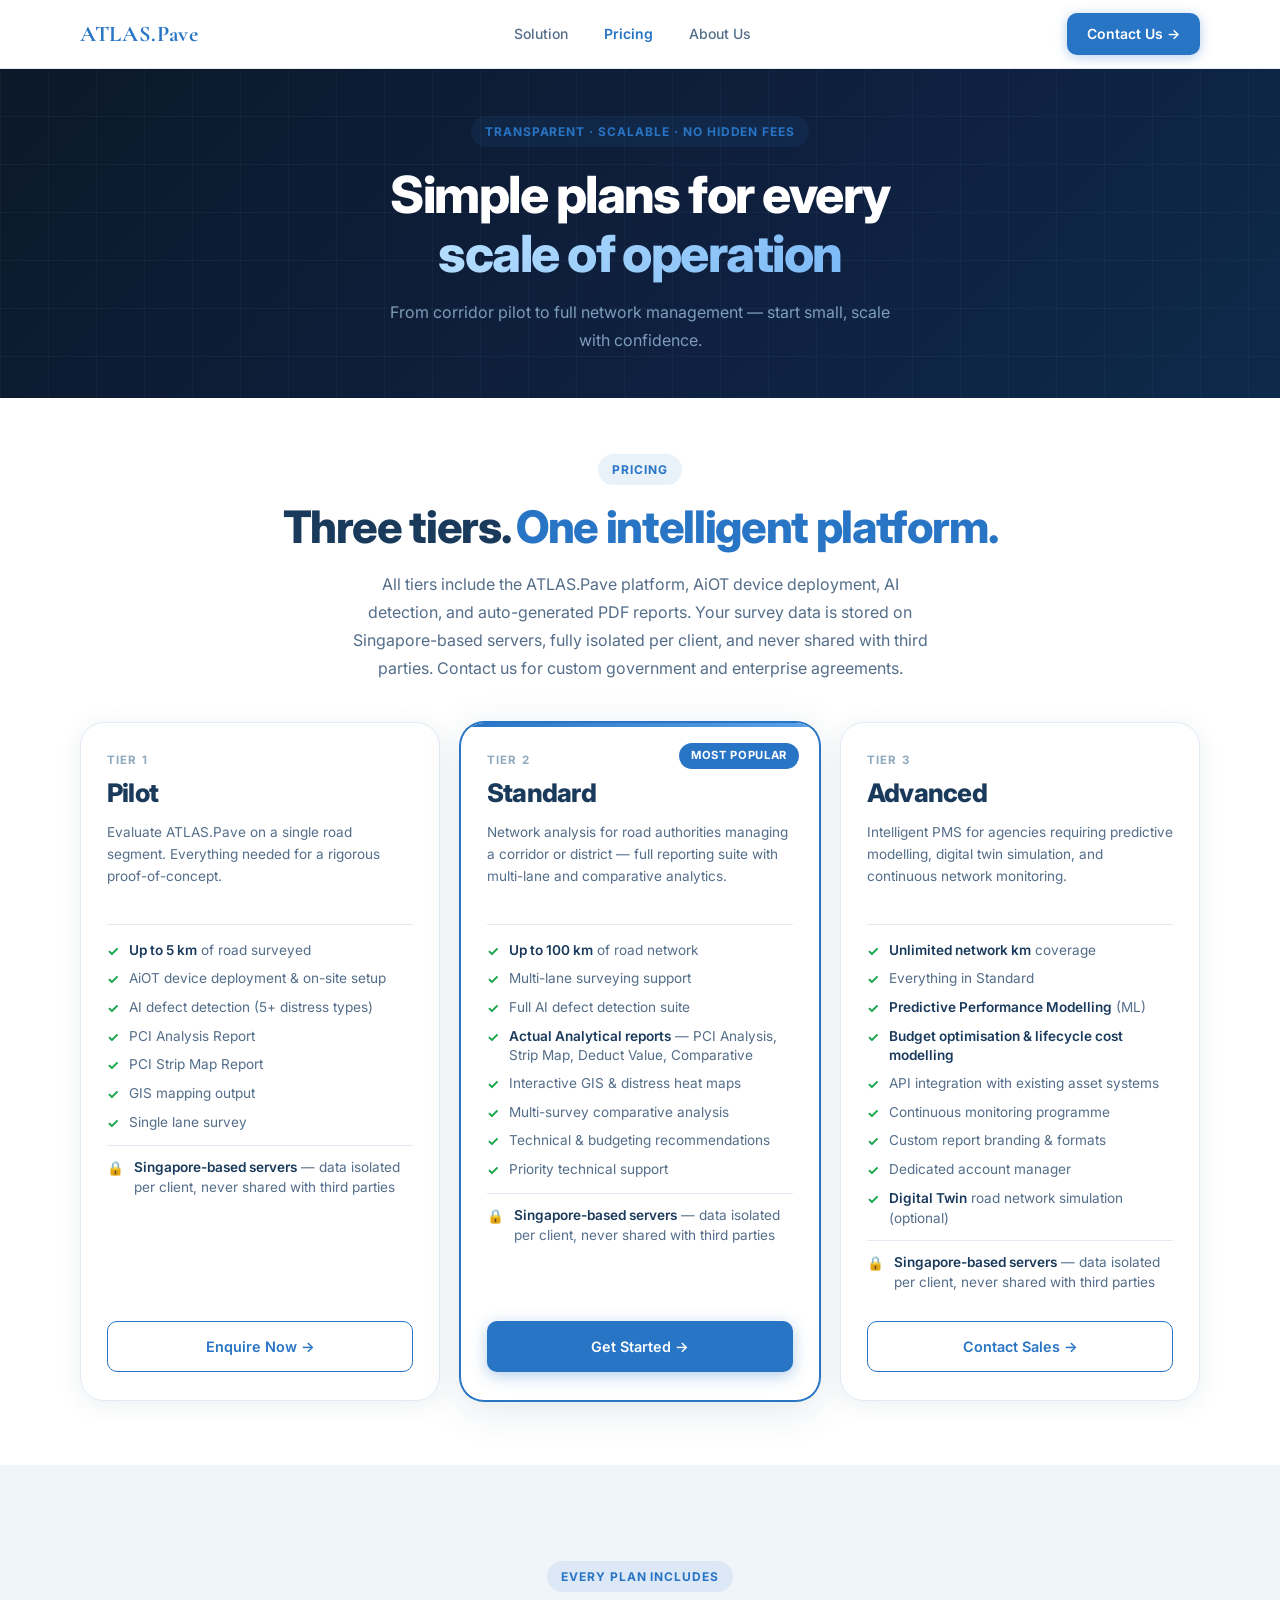
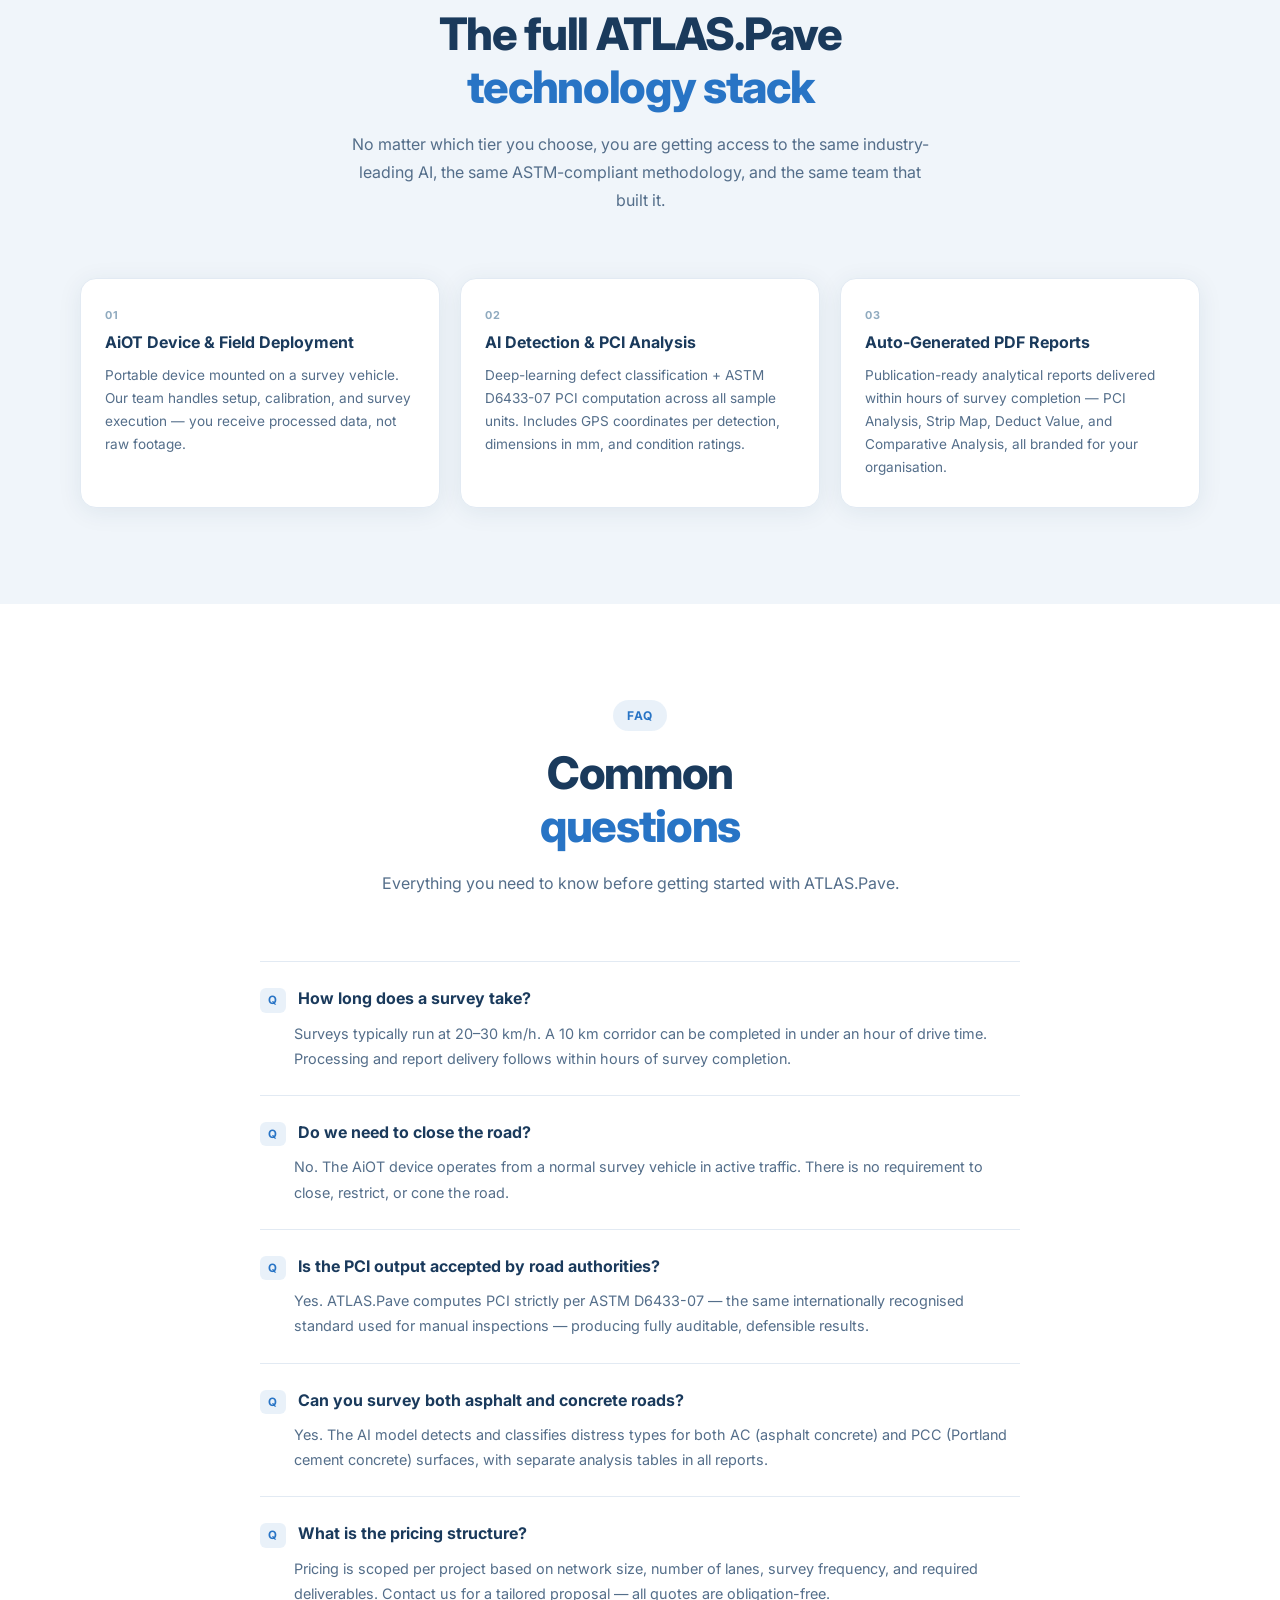
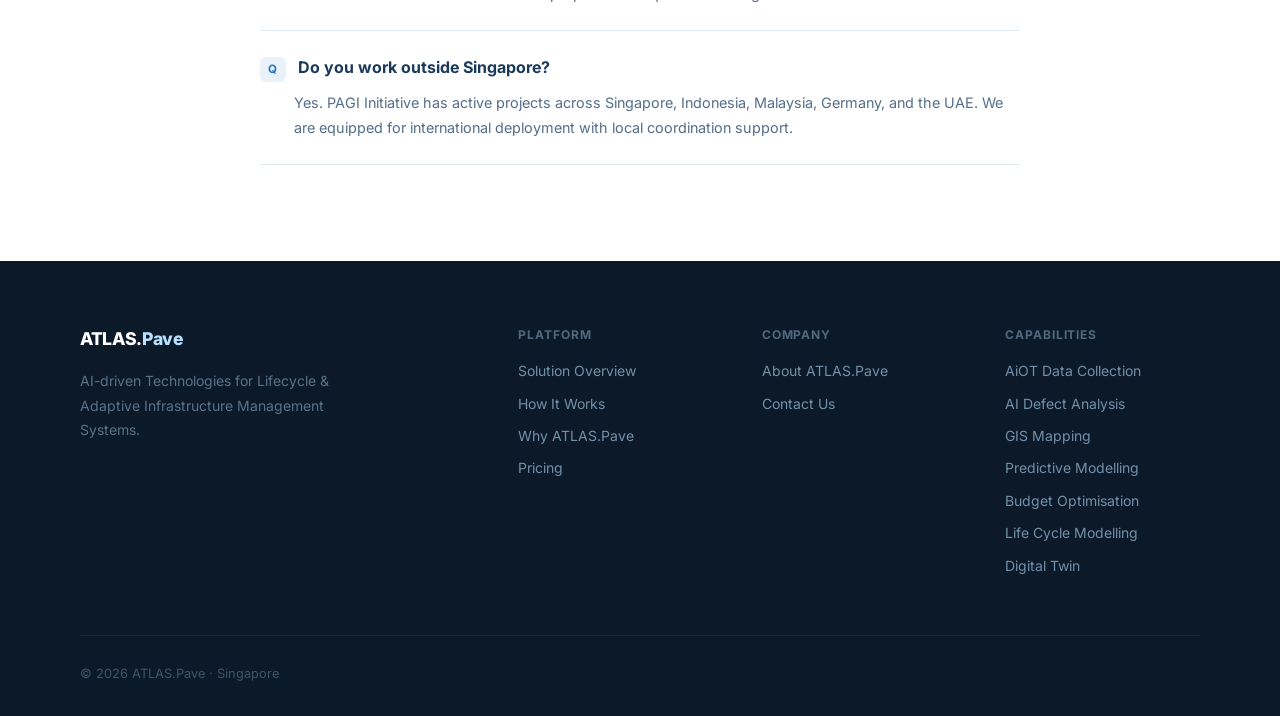
<file: backup-v100/pricing.html>
<!DOCTYPE html>
<html lang="en">
<head>
<meta charset="UTF-8">
<meta name="viewport" content="width=device-width, initial-scale=1.0">
<title>Pricing — ATLAS.Pave</title>
<link rel="icon" type="image/svg+xml" href="favicon.svg">
<link rel="preconnect" href="https://fonts.googleapis.com">
<link href="https://fonts.googleapis.com/css2?family=Inter:wght@300;400;500;600;700;800&family=Cormorant+Garamond:wght@400;500;600;700&display=swap" rel="stylesheet">
<link rel="stylesheet" href="style.css">
<style>
/* Sub-page hero (shorter) */
.hero-sub {
  margin-top: 68px;
  background: linear-gradient(135deg, var(--navy) 0%, var(--navy2) 60%, #0d2a4a 100%);
  padding: 48px 40px 44px;
  text-align: center;
  position: relative; overflow: hidden;
}
.hero-sub::before {
  content: '';
  position: absolute; inset: 0;
  background-image:
    linear-gradient(rgba(184,224,255,0.04) 1px, transparent 1px),
    linear-gradient(90deg, rgba(184,224,255,0.04) 1px, transparent 1px);
  background-size: 48px 48px;
}
.hero-sub .container { position: relative; z-index: 1; }
.hero-sub .eyebrow { margin-bottom: 18px; }
.hero-sub-title {
  font-size: clamp(2rem, 4vw, 3.2rem);
  font-weight: 800; letter-spacing: -0.03em;
  color: #fff; line-height: 1.14; margin-bottom: 16px;
}
.hero-sub-title em { font-style: normal; background: linear-gradient(135deg, var(--sky), #7ab8f5); -webkit-background-clip: text; -webkit-text-fill-color: transparent; background-clip: text; }
.hero-sub-tagline { font-size: 1rem; color: rgba(184,224,255,0.65); max-width: 520px; margin: 0 auto; line-height: 1.75; }

/* Compact pricing section */
.pricing-section { padding: 56px 0 64px; }
.pricing-section .section-header { margin-bottom: 40px; }

/* Includes pills row */
.includes-grid { display: grid; grid-template-columns: repeat(3,1fr); gap: 20px; }
.include-card {
  background: #fff; border: 1px solid var(--border);
  border-radius: var(--radius); padding: 28px 24px;
  box-shadow: var(--shadow); transition: var(--transition);
}
.include-card:hover { transform: translateY(-3px); box-shadow: var(--shadow-md); }
.include-num { font-size: 0.68rem; font-weight: 700; letter-spacing: 0.1em; color: var(--lgray); text-transform: uppercase; margin-bottom: 6px; }
.include-title { font-size: 1rem; font-weight: 700; color: var(--blue); margin-bottom: 8px; }
.include-desc { font-size: 0.85rem; color: var(--gray); line-height: 1.7; }

/* FAQ rows */
.faq-list { display: flex; flex-direction: column; gap: 0; }
.faq-item {
  padding: 24px 0;
  border-bottom: 1px solid var(--border);
}
.faq-item:first-child { border-top: 1px solid var(--border); }
.faq-q { font-size: 1rem; font-weight: 700; color: var(--blue); margin-bottom: 8px; display: flex; align-items: flex-start; gap: 12px; }
.faq-q::before { content: 'Q'; font-size: 0.72rem; font-weight: 700; letter-spacing: 0.08em; color: var(--azure); background: var(--azure-l); padding: 3px 8px; border-radius: 6px; flex-shrink: 0; margin-top: 2px; }
.faq-a { font-size: 0.9rem; color: var(--gray); line-height: 1.75; padding-left: 34px; }

@media(max-width:768px){
  .hero-sub { padding: 56px 20px 52px; }
  .includes-grid { grid-template-columns: 1fr; }
}
</style>
</head>
<body>

<!-- ══ NAV ══ -->
<header>
  <div class="nav-inner">
    <a href="index.html" class="nav-logo">
      <div class="nav-logo-text">
        <div class="wordmark">ATLAS.Pave</div>
      </div>
    </a>
    <ul class="nav-links">
      <li><a href="index.html">Solution</a></li>
      <li><a href="pricing.html" class="active">Pricing</a></li>
      <li><a href="about.html">About Us</a></li>
    </ul>
    <a href="about.html#contact" class="nav-cta">Contact Us →</a>
    <button class="nav-hamburger" id="navHamburger" aria-label="Open menu">
      <span></span><span></span><span></span>
    </button>
  </div>
</header>
<nav class="nav-drawer" id="navDrawer">
  <a href="index.html">Solution</a>
  <a href="pricing.html" class="active">Pricing</a>
  <a href="about.html">About Us</a>
</nav>

<!-- ══ HERO ══ -->
<section class="hero-sub">
  <div class="container">
    <div class="eyebrow sr">Transparent · Scalable · No Hidden Fees</div>
    <h1 class="hero-sub-title sr">Simple plans for every<br><em>scale of operation</em></h1>
    <p class="hero-sub-tagline sr">From corridor pilot to full network management — start small, scale with confidence.</p>
  </div>
</section>

<!-- ══ PRICING CARDS ══ -->
<section class="section pricing-section">
  <div class="container">
    <div class="section-header sr">
      <div class="eyebrow">Pricing</div>
      <h2 class="section-title">Three tiers. <em>One intelligent platform.</em></h2>
      <p class="section-sub">All tiers include the ATLAS.Pave platform, AiOT device deployment, AI detection, and auto-generated PDF reports. Your survey data is stored on Singapore-based servers, fully isolated per client, and never shared with third parties. Contact us for custom government and enterprise agreements.</p>
    </div>

    <div class="pricing-grid">

      <!-- PILOT -->
      <div class="price-card sr">
        <div class="price-tier">Tier 1</div>
        <h2 class="price-name">Pilot</h2>
        <p class="price-tagline">Evaluate ATLAS.Pave on a single road segment. Everything needed for a rigorous proof-of-concept.</p>
        <hr class="price-divider">
        <ul class="price-features">
          <li><span class="fcheck">✓</span><div><strong>Up to 5 km</strong> of road surveyed</div></li>
          <li><span class="fcheck">✓</span><div>AiOT device deployment &amp; on-site setup</div></li>
          <li><span class="fcheck">✓</span><div>AI defect detection (5+ distress types)</div></li>
          <li><span class="fcheck">✓</span><div>PCI Analysis Report</div></li>
          <li><span class="fcheck">✓</span><div>PCI Strip Map Report</div></li>
          <li><span class="fcheck">✓</span><div>GIS mapping output</div></li>
          <li><span class="fcheck">✓</span><div>Single lane survey</div></li>
          <li style="margin-top:12px;padding-top:12px;border-top:1px solid var(--border);"><span class="fcheck">🔒</span><div style="color:var(--gray);"><strong style="color:var(--blue);font-weight:600;">Singapore-based servers</strong> — data isolated per client, never shared with third parties</div></li>
        </ul>
        <a href="about.html#contact" class="btn-price btn-price-outline">Enquire Now →</a>
      </div>

      <!-- STANDARD (featured) -->
      <div class="price-card featured sr">
        <div class="price-badge" style="position:absolute;top:20px;right:20px;margin:0;">Most Popular</div>
        <div class="price-tier">Tier 2</div>
        <h2 class="price-name">Standard</h2>
        <p class="price-tagline">Network analysis for road authorities managing a corridor or district — full reporting suite with multi-lane and comparative analytics.</p>
        <hr class="price-divider">
        <ul class="price-features">
          <li><span class="fcheck">✓</span><div><strong>Up to 100 km</strong> of road network</div></li>
          <li><span class="fcheck">✓</span><div>Multi-lane surveying support</div></li>
          <li><span class="fcheck">✓</span><div>Full AI defect detection suite</div></li>
          <li><span class="fcheck">✓</span><div><strong>Actual Analytical reports</strong> — PCI Analysis, Strip Map, Deduct Value, Comparative</div></li>
          <li><span class="fcheck">✓</span><div>Interactive GIS &amp; distress heat maps</div></li>
          <li><span class="fcheck">✓</span><div>Multi-survey comparative analysis</div></li>
          <li><span class="fcheck">✓</span><div>Technical &amp; budgeting recommendations</div></li>
          <li><span class="fcheck">✓</span><div>Priority technical support</div></li>
          <li style="margin-top:12px;padding-top:12px;border-top:1px solid var(--border);"><span class="fcheck">🔒</span><div style="color:var(--gray);"><strong style="color:var(--blue);font-weight:600;">Singapore-based servers</strong> — data isolated per client, never shared with third parties</div></li>
        </ul>
        <a href="about.html#contact" class="btn-price btn-price-primary">Get Started →</a>
      </div>

      <!-- ADVANCED -->
      <div class="price-card sr">
        <div class="price-tier">Tier 3</div>
        <h2 class="price-name">Advanced</h2>
        <p class="price-tagline">Intelligent PMS for agencies requiring predictive modelling, digital twin simulation, and continuous network monitoring.</p>
        <hr class="price-divider">
        <ul class="price-features">
          <li><span class="fcheck">✓</span><div><strong>Unlimited network km</strong> coverage</div></li>
          <li><span class="fcheck">✓</span><div>Everything in Standard</div></li>
          <li><span class="fcheck">✓</span><div><strong>Predictive Performance Modelling</strong> (ML)</div></li>
          <li><span class="fcheck">✓</span><div><strong>Budget optimisation &amp; lifecycle cost modelling</strong></div></li>
          <li><span class="fcheck">✓</span><div>API integration with existing asset systems</div></li>
          <li><span class="fcheck">✓</span><div>Continuous monitoring programme</div></li>
          <li><span class="fcheck">✓</span><div>Custom report branding &amp; formats</div></li>
          <li><span class="fcheck">✓</span><div>Dedicated account manager</div></li>
          <li><span class="fcheck">✓</span><div><strong>Digital Twin</strong> road network simulation (optional)</div></li>
          <li style="margin-top:12px;padding-top:12px;border-top:1px solid var(--border);"><span class="fcheck">🔒</span><div style="color:var(--gray);"><strong style="color:var(--blue);font-weight:600;">Singapore-based servers</strong> — data isolated per client, never shared with third parties</div></li>
        </ul>
        <a href="about.html#contact" class="btn-price btn-price-outline">Contact Sales →</a>
      </div>

    </div>
  </div>
</section>

<!-- ══ WHAT'S INCLUDED ══ -->
<section class="section section-pale">
  <div class="container">
    <div class="section-header sr">
      <div class="eyebrow">Every Plan Includes</div>
      <h2 class="section-title">The full ATLAS.Pave<br><em>technology stack</em></h2>
      <p class="section-sub">No matter which tier you choose, you are getting access to the same industry-leading AI, the same ASTM-compliant methodology, and the same team that built it.</p>
    </div>
    <div class="includes-grid">
      <div class="include-card sr">
        <div class="include-num">01</div>
        <h3 class="include-title">AiOT Device &amp; Field Deployment</h3>
        <p class="include-desc">Portable device mounted on a survey vehicle. Our team handles setup, calibration, and survey execution — you receive processed data, not raw footage.</p>
      </div>
      <div class="include-card sr">
        <div class="include-num">02</div>
        <h3 class="include-title">AI Detection &amp; PCI Analysis</h3>
        <p class="include-desc">Deep-learning defect classification + ASTM D6433-07 PCI computation across all sample units. Includes GPS coordinates per detection, dimensions in mm, and condition ratings.</p>
      </div>
      <div class="include-card sr">
        <div class="include-num">03</div>
        <h3 class="include-title">Auto-Generated PDF Reports</h3>
        <p class="include-desc">Publication-ready analytical reports delivered within hours of survey completion — PCI Analysis, Strip Map, Deduct Value, and Comparative Analysis, all branded for your organisation.</p>
      </div>
    </div>
  </div>
</section>

<!-- ══ FAQ ══ -->
<section class="section">
  <div class="container">
    <div class="section-header sr">
      <div class="eyebrow">FAQ</div>
      <h2 class="section-title">Common<br><em>questions</em></h2>
      <p class="section-sub">Everything you need to know before getting started with ATLAS.Pave.</p>
    </div>
    <div class="faq-list" style="max-width:760px;margin:0 auto;">
      <div class="faq-item sr">
        <div class="faq-q">How long does a survey take?</div>
        <p class="faq-a">Surveys typically run at 20–30 km/h. A 10 km corridor can be completed in under an hour of drive time. Processing and report delivery follows within hours of survey completion.</p>
      </div>
      <div class="faq-item sr">
        <div class="faq-q">Do we need to close the road?</div>
        <p class="faq-a">No. The AiOT device operates from a normal survey vehicle in active traffic. There is no requirement to close, restrict, or cone the road.</p>
      </div>
      <div class="faq-item sr">
        <div class="faq-q">Is the PCI output accepted by road authorities?</div>
        <p class="faq-a">Yes. ATLAS.Pave computes PCI strictly per ASTM D6433-07 — the same internationally recognised standard used for manual inspections — producing fully auditable, defensible results.</p>
      </div>
      <div class="faq-item sr">
        <div class="faq-q">Can you survey both asphalt and concrete roads?</div>
        <p class="faq-a">Yes. The AI model detects and classifies distress types for both AC (asphalt concrete) and PCC (Portland cement concrete) surfaces, with separate analysis tables in all reports.</p>
      </div>
      <div class="faq-item sr">
        <div class="faq-q">What is the pricing structure?</div>
        <p class="faq-a">Pricing is scoped per project based on network size, number of lanes, survey frequency, and required deliverables. Contact us for a tailored proposal — all quotes are obligation-free.</p>
      </div>
      <div class="faq-item sr">
        <div class="faq-q">Do you work outside Singapore?</div>
        <p class="faq-a">Yes. PAGI Initiative has active projects across Singapore, Indonesia, Malaysia, Germany, and the UAE. We are equipped for international deployment with local coordination support.</p>
      </div>
    </div>
  </div>
</section>

<!-- ══ FOOTER ══ -->
<footer>
  <div class="container">
    <div class="footer-grid">
      <div class="footer-brand">
        <div class="footer-wordmark">ATLAS.<span>Pave</span></div>
        <p>AI-driven Technologies for Lifecycle &amp; Adaptive Infrastructure Management Systems.</p>
      </div>
      <div class="footer-col">
        <h4>Platform</h4>
        <a href="index.html">Solution Overview</a>
        <a href="index.html#solution">How It Works</a>
        <a href="index.html#why">Why ATLAS.Pave</a>
        <a href="pricing.html">Pricing</a>
      </div>
      <div class="footer-col">
        <h4>Company</h4>
        <a href="about.html">About ATLAS.Pave</a>
        <a href="mailto:contact@atlas-pave.ai">Contact Us</a>
      </div>
      <div class="footer-col">
        <h4>Capabilities</h4>
        <a href="index.html#solution">AiOT Data Collection</a>
        <a href="index.html#solution">AI Defect Analysis</a>
        <a href="index.html#solution">GIS Mapping</a>
        <a href="index.html#solution">Predictive Modelling</a>
        <a href="pricing.html">Budget Optimisation</a>
        <a href="pricing.html">Life Cycle Modelling</a>
        <a href="index.html#solution">Digital Twin</a>
      </div>
    </div>
    <div class="footer-bottom">
      <span>© 2026 ATLAS.Pave · Singapore</span>
      
    </div>
  </div>
</footer>

<script>
(function(){
  var btn = document.getElementById('navHamburger');
  var drawer = document.getElementById('navDrawer');
  btn.addEventListener('click', function(){
    var open = drawer.classList.toggle('open');
    btn.classList.toggle('open', open);
  });
  drawer.querySelectorAll('a').forEach(function(a){
    a.addEventListener('click', function(){
      drawer.classList.remove('open');
      btn.classList.remove('open');
    });
  });
  var io = new IntersectionObserver(function(entries){
    entries.forEach(function(e){
      if(e.isIntersecting){
        var group = e.target.parentElement.querySelectorAll('.sr:not(.in)');
        var d = 0;
        group.forEach(function(s){
          if(s.getBoundingClientRect().top < window.innerHeight + 60){
            setTimeout(function(){ s.classList.add('in'); }, d);
            d += 65;
          }
        });
        e.target.classList.add('in');
        io.unobserve(e.target);
      }
    });
  }, { threshold: 0.06, rootMargin: '0px 0px -24px 0px' });
  document.querySelectorAll('.sr').forEach(function(el){ io.observe(el); });
})();
</script>
</body>
</html>
</file>
<file: style.css>
/* ══════════════════════════════════════════════════
   ATLAS.Pave.ai
   Layout: georoad.ai  |  Colors: pagi.asia
   Font: Inter (georoad-style modern SaaS)
══════════════════════════════════════════════════ */

/* ── Google Fonts loaded in HTML ── */

/* ── Variables (pagi.asia palette) ── */
:root {
  /* pagi.asia colors */
  --navy:    #0b1929;
  --navy2:   #0f2040;
  --sky:     #b8e0ff;
  --azure:   #2874c5;
  --azure-d: #1a5ca8;
  --azure-l: rgba(40,116,197,0.10);
  --blue:    #1a3a5c;
  --pale:    #f0f5fa;
  --mint:    #eaf4f0;
  --gray:    #546e8a;
  --lgray:   #8faabf;
  --border:  #e2eaf3;

  /* georoad.ai layout tokens */
  --radius:    16px;
  --radius-lg: 24px;
  --shadow:    0 4px 24px rgba(26,58,92,0.08);
  --shadow-md: 0 8px 40px rgba(26,58,92,0.13);
  --shadow-lg: 0 20px 60px rgba(26,58,92,0.18);
  --transition: all 0.22s cubic-bezier(0.4,0,0.2,1);
}

/* ── Reset ── */
*, *::before, *::after { box-sizing: border-box; margin: 0; padding: 0; }
html { scroll-behavior: smooth; font-size: 16px; }
body {
  font-family: 'Inter', sans-serif;
  background: #fff;
  color: var(--blue);
  line-height: 1.6;
  overflow-x: hidden;
  -webkit-font-smoothing: antialiased;
}
img { display: block; max-width: 100%; }
a { color: var(--azure); text-decoration: none; }
strong { font-weight: 700; }

/* ── Container ── */
.container {
  max-width: 1200px;
  margin: 0 auto;
  padding: 0 40px;
}
@media(max-width:768px) { .container { padding: 0 20px; } }

/* ══════════════════ NAV ══════════════════ */
header {
  position: fixed; top: 0; left: 0; right: 0; z-index: 200;
  background: rgba(255,255,255,0.95);
  backdrop-filter: blur(12px);
  border-bottom: 1px solid var(--border);
}
.nav-inner {
  max-width: 1200px; margin: 0 auto;
  padding: 0 40px;
  height: 68px;
  display: flex; align-items: center; justify-content: space-between;
  gap: 32px;
}
/* Logo */
.nav-logo {
  display: flex; align-items: center; gap: 10px;
  text-decoration: none; flex-shrink: 0;
}
.nav-logo svg { height: 38px; width: auto; }
.nav-logo img { height: 40px; width: auto; display: block; }
.nav-logo-text { line-height: 1.3; }
.nav-logo-text .wordmark {
  font-family: 'Cormorant Garamond', Georgia, serif;
  font-size: 22.4px; font-weight: 700;
  letter-spacing: 0.03em; color: #2874c5;
}
.nav-logo-text .wordmark span { color: var(--azure); }
.nav-logo-text .sub {
  font-size: 0.62rem; font-weight: 500;
  color: var(--lgray); letter-spacing: 0.04em;
  text-transform: uppercase;
}
/* Nav links */
.nav-links {
  display: flex; align-items: center; gap: 8px;
  list-style: none; flex: 1; justify-content: center;
}
.nav-links a {
  font-size: 0.875rem; font-weight: 500;
  color: var(--gray); padding: 8px 14px;
  border-radius: 8px; transition: var(--transition);
  text-decoration: none;
}
.nav-links a:hover { color: var(--blue); background: var(--pale); }
.nav-links a.active { color: var(--azure); font-weight: 600; }
/* Nav CTA */
.nav-cta {
  flex-shrink: 0;
  display: inline-flex; align-items: center; gap: 6px;
  background: var(--azure); color: #fff;
  padding: 10px 20px; border-radius: 10px;
  font-size: 0.875rem; font-weight: 600;
  text-decoration: none;
  box-shadow: 0 2px 12px rgba(40,116,197,0.35);
  transition: var(--transition);
}
.nav-cta:hover { background: var(--azure-d); transform: translateY(-1px); box-shadow: 0 4px 20px rgba(40,116,197,0.45); }
/* Language toggle */
.lang-toggle {
  display: inline-flex; align-items: center;
  background: var(--pale); border: 1.5px solid var(--border);
  border-radius: 20px; padding: 3px 4px;
  cursor: pointer; flex-shrink: 0;
  gap: 2px; transition: var(--transition);
}
.lang-toggle:hover { border-color: var(--azure); }
.lang-toggle .lt-en,
.lang-toggle .lt-id {
  font-size: 0.72rem; font-weight: 600; letter-spacing: 0.03em;
  padding: 3px 9px; border-radius: 14px;
  color: var(--lgray); transition: var(--transition);
  user-select: none;
}
.lang-toggle .lt-active {
  background: var(--azure); color: #fff;
  box-shadow: 0 1px 6px rgba(40,116,197,0.35);
}
/* Hamburger */
.nav-hamburger {
  display: none; flex-direction: column; gap: 5px;
  background: none; border: none; cursor: pointer; padding: 6px; flex-shrink: 0;
}
.nav-hamburger span { display: block; width: 22px; height: 2px; background: var(--blue); border-radius: 2px; transition: var(--transition); }
.nav-drawer {
  display: none; flex-direction: column;
  position: fixed; top: 68px; left: 0; right: 0;
  background: #fff; border-bottom: 1px solid var(--border);
  padding: 12px 20px 20px; z-index: 199;
  box-shadow: var(--shadow);
}
.nav-drawer a { font-size: 0.95rem; font-weight: 500; color: var(--gray); padding: 12px 0; border-bottom: 1px solid var(--border); text-decoration: none; }
.nav-drawer a:last-child { border-bottom: none; }
.nav-drawer.open { display: flex; }

/* ══════════════════ HERO ══════════════════ */
.hero {
  margin-top: 68px;
  background: linear-gradient(135deg, var(--navy) 0%, var(--navy2) 60%, #0d2a4a 100%);
  padding: 100px 40px 80px;
  position: relative; overflow: hidden;
}
.hero::before {
  content: '';
  position: absolute; inset: 0;
  background-image:
    linear-gradient(rgba(184,224,255,0.04) 1px, transparent 1px),
    linear-gradient(90deg, rgba(184,224,255,0.04) 1px, transparent 1px);
  background-size: 48px 48px;
}
.hero-inner {
  max-width: 1200px; margin: 0 auto;
  position: relative; z-index: 1;
  display: grid; grid-template-columns: 1.25fr 1fr;
  gap: 48px; align-items: center;
}
.hero-badge {
  display: inline-flex; align-items: center; gap: 8px;
  background: rgba(184,224,255,0.1);
  border: 1px solid rgba(184,224,255,0.2);
  color: var(--sky); padding: 6px 14px;
  border-radius: 50px; font-size: 0.78rem; font-weight: 600;
  letter-spacing: 0.04em; margin-bottom: 24px;
}
.hero-badge::before {
  content: ''; width: 6px; height: 6px;
  background: #22c55e; border-radius: 50%;
  animation: pulse 2s infinite;
}
@keyframes pulse {
  0%,100% { opacity:1; box-shadow: 0 0 0 0 rgba(34,197,94,0.5); }
  50% { opacity:.7; box-shadow: 0 0 0 6px rgba(34,197,94,0); }
}
.hero-title {
  font-size: clamp(1.72rem, 3.1vw, 2.75rem);
  font-weight: 800; line-height: 1.14;
  letter-spacing: -0.03em; color: #fff;
  margin-bottom: 20px;
}
.hero-title .grad {
  background: linear-gradient(135deg, var(--sky), #7ab8f5);
  -webkit-background-clip: text; -webkit-text-fill-color: transparent;
  background-clip: text;
}
.hero-desc {
  font-size: clamp(1.05rem, 1.45vw, 1.3rem);
  color: rgba(184,224,255,0.82);
  line-height: 1.55; margin-bottom: 36px;
  font-weight: 400; letter-spacing: -0.005em;
  max-width: 560px;
}
.hero-acronym {
  font-size: 0.78rem; color: rgba(184,224,255,0.5);
  font-weight: 500; margin-bottom: 28px; line-height: 1.6;
}
.hero-acronym strong { color: rgba(184,224,255,0.8); font-weight: 600; }
.hero-actions { display: flex; gap: 12px; flex-wrap: wrap; }
.btn-primary {
  display: inline-flex; align-items: center; gap: 6px;
  background: var(--azure); color: #fff;
  padding: 13px 24px; border-radius: 12px;
  font-size: 0.925rem; font-weight: 600;
  text-decoration: none;
  box-shadow: 0 4px 20px rgba(40,116,197,0.4);
  transition: var(--transition);
}
.btn-primary:hover { background: var(--azure-d); transform: translateY(-2px); box-shadow: 0 8px 30px rgba(40,116,197,0.5); }
.btn-secondary {
  display: inline-flex; align-items: center; gap: 6px;
  background: rgba(255,255,255,0.08);
  border: 1px solid rgba(184,224,255,0.25);
  color: var(--sky); padding: 13px 24px;
  border-radius: 12px; font-size: 0.925rem;
  font-weight: 600; text-decoration: none;
  transition: var(--transition);
}
.btn-secondary:hover { background: rgba(255,255,255,0.14); border-color: rgba(184,224,255,0.4); }

/* Hero visual — dashboard mockup */
.hero-visual {
  position: relative;
}
.hero-dashboard {
  background: rgba(255,255,255,0.05);
  border: 1px solid rgba(184,224,255,0.12);
  border-radius: var(--radius-lg);
  overflow: hidden;
  box-shadow: 0 30px 80px rgba(0,0,0,0.4);
}
.hero-dashboard svg { width: 100%; display: block; }
.hero-float-card {
  position: absolute;
  background: #fff;
  border-radius: 14px;
  padding: 14px 18px;
  box-shadow: var(--shadow-md);
  font-size: 0.8rem;
  font-weight: 600;
  color: var(--blue);
}
.hero-float-card.card-1 { bottom: -20px; left: -30px; }
.hero-float-card.card-2 { top: -20px; right: -20px; }
.float-val { font-size: 1.4rem; font-weight: 800; color: var(--azure); letter-spacing: -0.02em; }
.float-lbl { font-size: 0.7rem; color: var(--gray); font-weight: 500; margin-top: 2px; }

/* ══════════════════ STATS STRIP ══════════════════ */
.stats-strip {
  background: #fff;
  border-bottom: 1px solid var(--border);
  padding: 40px 0;
}
.stats-grid {
  max-width: 1200px; margin: 0 auto; padding: 0 40px;
  display: grid; grid-template-columns: repeat(4, 1fr);
  gap: 0;
}
.stat-item {
  text-align: center;
  padding: 16px 24px;
  border-right: 1px solid var(--border);
}
.stat-item:last-child { border-right: none; }
.stat-num {
  font-size: 2.4rem; font-weight: 800;
  color: var(--blue); letter-spacing: -0.04em;
  line-height: 1; margin-bottom: 6px;
}
.stat-tag {
  font-size: 0.82rem; font-weight: 700;
  color: var(--azure); margin-bottom: 3px;
  letter-spacing: 0.01em;
}
.stat-label { font-size: 0.78rem; color: var(--lgray); font-weight: 400; line-height: 1.4; }

/* ══════════════════ SECTION SHELL ══════════════════ */
.section { padding: 96px 0; }
.section-pale { background: var(--pale); }
.section-navy { background: var(--navy); }

.section-header { text-align: center; margin-bottom: 64px; }
.eyebrow {
  display: inline-flex; align-items: center; gap: 8px;
  background: var(--azure-l);
  color: var(--azure);
  padding: 6px 14px; border-radius: 50px;
  font-size: 0.75rem; font-weight: 700;
  letter-spacing: 0.08em; text-transform: uppercase;
  margin-bottom: 16px;
}
.section-title {
  font-size: clamp(1.8rem, 3.5vw, 2.8rem);
  font-weight: 800; letter-spacing: -0.03em;
  color: var(--blue); line-height: 1.18;
  margin-bottom: 16px;
}
.section-title em { font-style: normal; color: var(--azure); }
.section-title-white { color: #fff; }
.section-sub {
  font-size: 1rem; color: var(--gray);
  max-width: 580px; margin: 0 auto;
  line-height: 1.75; font-weight: 400;
}

/* ══════════════════ HOW IT WORKS — TIMELINE ══════════════════ */
.timeline-wrap {
  display: grid;
  grid-template-columns: repeat(5, 1fr);
  gap: 0;
  position: relative;
  padding-top: 32px;
}
.timeline-line {
  position: absolute;
  top: 63px; left: calc(10% + 10px); right: calc(10% + 10px);
  height: 2px;
  background: linear-gradient(90deg, var(--azure), #5ba3e8);
  opacity: 0.25;
  z-index: 0;
}
.timeline-step {
  display: flex; flex-direction: column; align-items: center;
  text-align: center; padding: 0 10px;
  position: relative; z-index: 1;
}
.tl-circle {
  width: 64px; height: 64px;
  background: #fff;
  border: 2px solid var(--border);
  border-radius: 50%;
  display: flex; align-items: center; justify-content: center;
  margin-bottom: 20px;
  box-shadow: var(--shadow);
  transition: var(--transition);
}
.timeline-step:hover .tl-circle {
  border-color: var(--azure);
  box-shadow: 0 0 0 4px var(--azure-l), var(--shadow-md);
}
.tl-num {
  font-size: 0.68rem; font-weight: 700; letter-spacing: 0.1em;
  text-transform: uppercase; color: var(--azure);
  margin-bottom: 8px;
}
.tl-title {
  font-size: 0.95rem; font-weight: 700; color: var(--blue);
  line-height: 1.3; margin-bottom: 8px;
}
.tl-desc {
  font-size: 0.8rem; color: var(--gray);
  line-height: 1.65;
}

/* ══════════════════ MODULE CARDS ══════════════════ */
.mod-grid { display: grid; grid-template-columns: repeat(4, 1fr); gap: 20px; margin-bottom: 20px; }
.mod-grid-3 { grid-template-columns: repeat(3, 1fr); max-width: 900px; }
.mod-card {
  background: #fff;
  border: 1px solid var(--border);
  border-radius: var(--radius-lg);
  overflow: hidden;
  box-shadow: var(--shadow);
  transition: var(--transition);
  display: flex; flex-direction: column;
}
.mod-card:hover { transform: translateY(-6px); box-shadow: var(--shadow-lg); border-color: rgba(40,116,197,0.2); }
.mod-visual {
  height: 185px; overflow: hidden;
  background: #060d1a; position: relative;
}
.mod-visual svg { width: 100%; height: 100%; display: block; }
.mod-icon-bubble {
  position: absolute; bottom: -18px; left: 20px;
  width: 44px; height: 44px;
  background: #fff; border-radius: 50%;
  border: 2px solid var(--border);
  display: flex; align-items: center; justify-content: center;
  font-size: 1.1rem; z-index: 2;
  box-shadow: 0 4px 12px rgba(0,0,0,0.12);
}
.mod-body { padding: 30px 20px 22px; flex: 1; display: flex; flex-direction: column; }
.mod-num { font-size: 0.68rem; font-weight: 700; letter-spacing: 0.1em; color: var(--lgray); text-transform: uppercase; margin-bottom: 5px; }
.mod-title { font-size: 0.975rem; font-weight: 700; color: var(--blue); line-height: 1.35; margin-bottom: 8px; }
.mod-desc { font-size: 0.835rem; color: var(--gray); line-height: 1.7; flex: 1; margin-bottom: 16px; }
.mod-badge {
  display: inline-block;
  background: var(--azure-l);
  color: var(--azure);
  font-size: 0.72rem; font-weight: 700;
  padding: 5px 12px; border-radius: 50px;
  margin-bottom: 12px; letter-spacing: 0.02em;
}
.mod-link {
  font-size: 0.8rem; font-weight: 600; color: var(--azure);
  display: inline-flex; align-items: center; gap: 4px;
  transition: gap 0.15s;
}
.mod-link:hover { gap: 8px; }

/* ══════════════════ WHY / BENEFITS ══════════════════ */
.benefits-grid { display: grid; grid-template-columns: repeat(4, 1fr); gap: 20px; }
.benefit-card {
  background: #fff;
  border: 1px solid var(--border);
  border-radius: var(--radius);
  padding: 28px 24px;
  box-shadow: var(--shadow);
  transition: var(--transition);
}
.benefit-card:hover { transform: translateY(-3px); box-shadow: var(--shadow-md); border-color: rgba(40,116,197,0.15); }
.benefit-icon {
  width: 44px; height: 44px;
  background: var(--azure-l);
  border-radius: 12px;
  display: flex; align-items: center; justify-content: center;
  font-size: 1.2rem; margin-bottom: 16px;
}
.benefit-title { font-size: 0.95rem; font-weight: 700; color: var(--blue); margin-bottom: 8px; }
.benefit-desc { font-size: 0.835rem; color: var(--gray); line-height: 1.7; }

/* ══════════════════ COMPARISON ══════════════════ */
.matrix-wrap {
  background: #fff;
  border: 1px solid var(--border);
  border-radius: var(--radius-lg);
  overflow: hidden;
  box-shadow: var(--shadow);
}
.matrix-table { width: 100%; border-collapse: collapse; }
.matrix-table th {
  padding: 16px 24px;
  font-size: 0.78rem; font-weight: 700;
  letter-spacing: 0.06em; text-transform: uppercase;
  border-bottom: 1px solid var(--border);
  text-align: left;
}
.matrix-table th:first-child { color: var(--lgray); width: 34%; }
.matrix-table th.col-trad { color: var(--gray); background: #fdf0f0; border-left: 1px solid #f5d0d0; width: 33%; }
.matrix-table th.col-atlas { color: var(--azure); background: #f0f7ff; border-left: 2px solid rgba(40,116,197,0.18); width: 33%; }
.matrix-table td { padding: 14px 24px; font-size: 0.875rem; border-bottom: 1px solid var(--border); vertical-align: middle; }
.matrix-table tr:last-child td { border-bottom: none; }
.matrix-table tr:hover td { background: var(--pale); }
.matrix-table td:first-child { font-weight: 600; color: var(--blue); }
.matrix-table td.trad { color: var(--gray); background: #fdf0f0; border-left: 1px solid #f5d0d0; }
.matrix-table td.atlas { color: var(--blue); background: #f5f9ff; border-left: 2px solid rgba(40,116,197,0.18); font-weight: 500; }
.check { color: #16a34a; font-weight: 700; }
.cross { color: #dc2626; }
.hl-cell { color: var(--azure) !important; font-weight: 700 !important; }

/* ══════════════════ CTA BANNER ══════════════════ */
.cta-banner {
  background: linear-gradient(135deg, var(--navy) 0%, #0d2a4a 100%);
  padding: 80px 40px;
  text-align: center;
  position: relative; overflow: hidden;
}
.cta-banner::before {
  content: '';
  position: absolute; inset: 0;
  background-image:
    linear-gradient(rgba(184,224,255,0.03) 1px, transparent 1px),
    linear-gradient(90deg, rgba(184,224,255,0.03) 1px, transparent 1px);
  background-size: 48px 48px;
}
.cta-banner .container { position: relative; z-index: 1; }
.cta-title { font-size: clamp(1.8rem,3.5vw,2.8rem); font-weight: 800; letter-spacing: -0.03em; color: #fff; margin-bottom: 16px; }
.cta-sub { font-size: 1rem; color: rgba(184,224,255,0.65); margin-bottom: 36px; }
.cta-actions { display: flex; gap: 12px; justify-content: center; flex-wrap: wrap; }

/* ══════════════════ CAPABILITY CARDS ══════════════════ */
.cap-card {
  background: #fff;
  border: 1px solid var(--border);
  border-radius: var(--radius);
  padding: 20px 18px 18px;
  box-shadow: var(--shadow);
  position: relative;
  transition: var(--transition);
}
.cap-card:hover { transform: translateY(-3px); box-shadow: var(--shadow-md); }
.cap-card::before {
  content: '';
  position: absolute; top: 0; left: 0; right: 0; height: 3px;
  background: linear-gradient(90deg, var(--azure), #5ba3e8);
  border-radius: var(--radius) var(--radius) 0 0;
  opacity: 0;
  transition: opacity 0.22s;
}
.cap-card:hover::before { opacity: 1; }
.cap-icon {
  display: flex; align-items: center; justify-content: center;
  width: 36px; height: 36px;
  border-radius: 10px;
  margin-bottom: 12px;
}
.cap-num {
  font-size: 0.65rem; font-weight: 700; letter-spacing: 0.1em;
  text-transform: uppercase; color: var(--lgray);
  margin-bottom: 5px;
}
.cap-title {
  font-size: 0.9rem; font-weight: 700; color: var(--blue);
  line-height: 1.3; margin-bottom: 7px;
}
.cap-desc {
  font-size: 0.8rem; color: var(--gray);
  line-height: 1.6;
}

/* ══════════════════ PRICING ══════════════════ */
.pricing-grid { display: grid; grid-template-columns: repeat(3,1fr); gap: 20px; align-items: stretch; }
.price-card {
  background: #fff;
  border: 1px solid var(--border);
  border-radius: var(--radius-lg);
  padding: 28px 26px;
  box-shadow: var(--shadow);
  position: relative;
  overflow: hidden;
  display: flex;
  flex-direction: column;
}
.price-card.featured {
  border-color: var(--azure);
  box-shadow: 0 0 0 1px var(--azure), var(--shadow-md);
}
.price-card.featured::before {
  content: '';
  position: absolute; top: 0; left: 0; right: 0; height: 4px;
  background: linear-gradient(90deg, var(--azure), #5ba3e8);
  border-radius: var(--radius-lg) var(--radius-lg) 0 0;
}
.price-badge {
  display: inline-block;
  background: var(--azure); color: #fff;
  font-size: 0.7rem; font-weight: 700; letter-spacing: 0.06em;
  text-transform: uppercase; padding: 4px 12px;
  border-radius: 50px; margin-bottom: 20px;
}
.price-tier { font-size: 0.72rem; font-weight: 700; letter-spacing: 0.1em; text-transform: uppercase; color: var(--lgray); margin-bottom: 4px; }
.price-name { font-size: 1.6rem; font-weight: 800; letter-spacing: -0.03em; color: var(--blue); margin-bottom: 8px; }
.price-tagline { font-size: 0.85rem; color: var(--gray); line-height: 1.6; margin-bottom: 20px; }
.price-divider { border: none; border-top: 1px solid var(--border); margin: 16px 0; }
.price-features { list-style: none; margin-bottom: 20px; flex: 1; }
.price-features li { display: flex; align-items: flex-start; gap: 10px; font-size: 0.85rem; color: var(--gray); margin-bottom: 8px; line-height: 1.45; }
.fcheck { color: #16a34a; font-weight: 700; flex-shrink: 0; margin-top: 1px; }
.price-features li strong { color: var(--blue); font-weight: 600; }
.btn-price {
  display: block; width: 100%; text-align: center;
  padding: 13px; border-radius: 10px; font-size: 0.9rem;
  font-weight: 600; text-decoration: none; cursor: pointer;
  border: none; transition: var(--transition);
}
.btn-price-primary { background: var(--azure); color: #fff; box-shadow: 0 4px 16px rgba(40,116,197,0.35); border: 1.5px solid transparent; }
.btn-price-primary:hover { background: var(--azure-d); transform: translateY(-1px); }
.btn-price-outline { background: transparent; border: 1.5px solid var(--azure); color: var(--azure); }
.btn-price-outline:hover { background: var(--azure-l); }

/* ══════════════════ CONTACT ══════════════════ */
.contact-section { background: var(--pale); padding: 96px 0; }
.contact-grid { display: grid; grid-template-columns: 1fr 1fr; gap: 64px; align-items: start; }
.contact-title { font-size: clamp(1.6rem,3vw,2.2rem); font-weight: 800; letter-spacing: -0.03em; color: var(--blue); margin-bottom: 14px; }
.contact-sub { font-size: 0.95rem; color: var(--gray); line-height: 1.75; margin-bottom: 28px; }
.contact-link { display: flex; align-items: center; gap: 8px; font-size: 0.875rem; color: var(--azure); font-weight: 600; margin-bottom: 12px; }
.ct-input {
  width: 100%;
  background: #fff; border: 1.5px solid var(--border);
  border-radius: 10px; color: var(--blue);
  padding: 12px 16px; font-family: 'Inter',sans-serif;
  font-size: 0.875rem; outline: none; transition: border-color 0.18s;
  margin-bottom: 12px; display: block;
}
.ct-input:focus { border-color: var(--azure); }
.ct-input::placeholder { color: var(--lgray); }
.ct-textarea { min-height: 100px; resize: vertical; }

/* ══════════════════ ABOUT PAGE ══════════════════ */
.about-grid { display: grid; grid-template-columns: 1fr 1fr; gap: 64px; align-items: start; }
.about-text { font-size: 1rem; color: var(--gray); line-height: 1.8; }
.about-text p { margin-bottom: 18px; }
.about-text strong { color: var(--blue); }
.stats-2x2 { display: grid; grid-template-columns: 1fr 1fr; gap: 16px; margin-top: 32px; }
.stat-box { background: var(--pale); border: 1px solid var(--border); border-radius: var(--radius); padding: 24px; text-align: center; }
.stat-box .val { font-size: 2rem; font-weight: 800; letter-spacing: -0.04em; color: var(--azure); line-height: 1; margin-bottom: 4px; }
.stat-box .lbl { font-size: 0.78rem; font-weight: 600; color: var(--lgray); text-transform: uppercase; letter-spacing: 0.06em; }
.hl-list { display: flex; flex-direction: column; gap: 0; }
.hl-item { display: flex; align-items: flex-start; gap: 14px; padding: 18px 0; border-bottom: 1px solid var(--border); }
.hl-item:first-child { border-top: 1px solid var(--border); }
.hl-icon { flex-shrink: 0; display: inline-flex; align-items: center; }
.hl-icon svg { width: 32px; height: 32px; }
.hl-text h4 { font-size: 0.9rem; font-weight: 700; color: var(--blue); margin-bottom: 3px; }
.hl-text p { font-size: 0.83rem; color: var(--gray); line-height: 1.6; }
/* Tags */
.tag-cloud { display: flex; flex-wrap: wrap; gap: 8px; margin-top: 16px; }
.tag {
  background: var(--pale); border: 1px solid var(--border);
  color: var(--blue); font-size: 0.8rem; font-weight: 500;
  padding: 6px 14px; border-radius: 50px;
  transition: var(--transition); cursor: default;
}
.tag:hover { background: var(--azure-l); border-color: var(--azure); color: var(--azure); }
/* Country rows */
.country-list { display: flex; flex-direction: column; gap: 0; }
.country-row {
  display: flex; align-items: center; gap: 14px;
  padding: 16px 0; border-bottom: 1px solid var(--border);
  transition: padding-left 0.2s;
}
.country-row:first-child { border-top: 1px solid var(--border); }
.country-row:hover { padding-left: 8px; }
.cflag { font-size: 1.5rem; }
.cname { font-size: 0.95rem; font-weight: 600; color: var(--blue); }
.cdesc { font-size: 0.8rem; color: var(--lgray); margin-left: auto; text-align: right; }

/* ══════════════════ FOOTER ══════════════════ */
footer {
  background: var(--navy);
  padding: 64px 0 32px;
}
.footer-grid {
  display: grid; grid-template-columns: 2fr 1fr 1fr 1fr;
  gap: 48px; margin-bottom: 48px;
}
.footer-brand p { font-size: 0.875rem; color: rgba(184,224,255,0.45); line-height: 1.75; margin: 16px 0 20px; max-width: 360px; }
.footer-wordmark { font-size: 1.1rem; font-weight: 800; letter-spacing: -0.02em; color: #fff; }
.footer-wordmark span { color: var(--sky); }
.footer-col h4 { font-size: 0.75rem; font-weight: 700; text-transform: uppercase; letter-spacing: 0.08em; color: rgba(184,224,255,0.4); margin-bottom: 16px; }
.footer-col a { display: block; font-size: 0.875rem; color: rgba(184,224,255,0.6); margin-bottom: 10px; transition: color 0.18s; text-decoration: none; }
.footer-col a:hover { color: #fff; }
.footer-bottom {
  display: flex; justify-content: space-between; align-items: center;
  padding-top: 28px; border-top: 1px solid rgba(184,224,255,0.08);
  font-size: 0.8rem; color: rgba(184,224,255,0.3);
  flex-wrap: wrap; gap: 8px;
}
.sg-pill {
  background: rgba(40,116,197,0.15); border: 1px solid rgba(40,116,197,0.25);
  color: var(--sky); font-size: 0.72rem; font-weight: 600;
  padding: 4px 12px; border-radius: 50px; letter-spacing: 0.04em;
}

/* ══════════════════ SCROLL REVEAL ══════════════════ */
.sr { opacity: 0; transform: translateY(24px); transition: opacity 0.6s ease, transform 0.6s ease; }
.sr.in { opacity: 1; transform: none; }

/* ══════════════════ RESPONSIVE ══════════════════ */
@media(max-width:1024px) {
  .hero-inner { grid-template-columns: 1fr; text-align: center; }
  .hero-visual { display: none; }
  .hero-actions { justify-content: center; }
  .stats-grid { grid-template-columns: repeat(2,1fr); }
  .stat-item:nth-child(2) { border-right: none; }
  .timeline-wrap { grid-template-columns: 1fr 1fr; }
  .timeline-line { display: none; }
  .mod-grid { grid-template-columns: repeat(2,1fr); }
  .mod-grid-3 { grid-template-columns: repeat(2,1fr); max-width: 100%; }
  .benefits-grid { grid-template-columns: repeat(2,1fr); }
  .pricing-grid { grid-template-columns: 1fr; }
  .contact-grid, .about-grid { grid-template-columns: 1fr; gap: 40px; }
  .footer-grid { grid-template-columns: 1fr 1fr; }
}
@media(max-width:768px) {
  .nav-links, .nav-cta { display: none; }
  .nav-hamburger { display: flex; }
  .nav-inner { padding: 0 20px; }
  .hero { padding: 64px 20px 60px; }
  .section { padding: 64px 0; }
  .stats-grid { grid-template-columns: 1fr 1fr; padding: 0 20px; }
  .mod-grid, .mod-grid-3 { grid-template-columns: 1fr; }
  .benefits-grid { grid-template-columns: 1fr; }
  .footer-grid { grid-template-columns: 1fr; }
  .footer-bottom { flex-direction: column; text-align: center; }
}
/* ════════════════════════════════════════
   MOBILE — swipe slider for cards + table fix
   ════════════════════════════════════════ */

/* Hide swipe hint on desktop by default */
.cap-swipe-hint { display: none; }

@media (max-width: 767px) {

  /* Capability card rows → horizontal swipe slider */
  .mod-grid,
  .cap-grid-row2 {
    display: flex !important;
    overflow-x: auto;
    scroll-snap-type: x mandatory;
    -webkit-overflow-scrolling: touch;
    padding: 4px 20px 16px;
    gap: 14px !important;
    scrollbar-width: none;
    margin: 0 -20px 20px !important;
    max-width: none !important;
  }
  .mod-grid::-webkit-scrollbar,
  .cap-grid-row2::-webkit-scrollbar { display: none; }

  .cap-card {
    flex: 0 0 75vw !important;
    scroll-snap-align: start;
  }

  /* Swipe hint — show on mobile only */
  .cap-swipe-hint {
    display: block;
    text-align: center;
    font-size: 0.72rem;
    color: var(--lgray);
    margin-top: -8px;
    margin-bottom: 20px;
    letter-spacing: 0.03em;
  }

  /* Comparison table → horizontal scroll */
  .matrix-wrap {
    overflow-x: auto;
    -webkit-overflow-scrolling: touch;
  }
  .matrix-table {
    min-width: 580px;
  }
  .matrix-table th,
  .matrix-table td {
    padding: 11px 12px;
    font-size: 0.78rem;
  }

  /* Benefits grid → 2 columns on mobile */
  .benefits-grid {
    grid-template-columns: 1fr 1fr;
    gap: 12px;
  }
  .benefit-card { padding: 18px 14px; }

}

/* ════════════════════════════════════════
   PHONE — comparison table stays a full table,
   swipes left/right instead of being clipped
   ════════════════════════════════════════ */
@media (max-width: 767px) {
  .matrix-wrap {
    overflow-x: auto;
    overflow-y: hidden;
    -webkit-overflow-scrolling: touch;
    overscroll-behavior-x: contain;
    scrollbar-width: thin;
  }
  /* wide enough that all three columns stay readable; the user swipes across */
  .matrix-table { min-width: 640px; }
  .matrix-table th { padding: 13px 14px; font-size: 0.72rem; }
  .matrix-table td { padding: 13px 14px; font-size: 0.85rem; line-height: 1.45; }
  .matrix-table th:first-child,
  .matrix-table td:first-child { width: 33%; }
}

/* ════════════════════════════════════════
   PHONE POLISH — readability on small screens
   ════════════════════════════════════════ */
@media (max-width: 600px) {
  /* "How it works" steps read badly in two narrow columns — stack them */
  .timeline-wrap { grid-template-columns: 1fr; gap: 28px; }

  /* Slightly larger body copy on a phone */
  .hero-desc { line-height: 1.55; }
  .tl-desc { font-size: 0.9rem; line-height: 1.65; }
  .mod-desc { font-size: 0.9rem; line-height: 1.65; }
  .cap-desc { font-size: 0.9rem; line-height: 1.65; }
  .benefit-desc { font-size: 0.88rem; line-height: 1.6; }
  .stat-label { font-size: 0.82rem; }
  .price-features li { font-size: 0.9rem; line-height: 1.5; }
  .footer-col a, .footer-col p { font-size: 0.9rem; }

  /* iOS zooms the page in when a focused field is under 16px */
  input, select, textarea { font-size: 16px; }
}
</file>
<file: backup-v100/style.css>
/* ══════════════════════════════════════════════════
   ATLAS.Pave.ai
   Layout: georoad.ai  |  Colors: pagi.asia
   Font: Inter (georoad-style modern SaaS)
══════════════════════════════════════════════════ */

/* ── Google Fonts loaded in HTML ── */

/* ── Variables (pagi.asia palette) ── */
:root {
  /* pagi.asia colors */
  --navy:    #0b1929;
  --navy2:   #0f2040;
  --sky:     #b8e0ff;
  --azure:   #2874c5;
  --azure-d: #1a5ca8;
  --azure-l: rgba(40,116,197,0.10);
  --blue:    #1a3a5c;
  --pale:    #f0f5fa;
  --mint:    #eaf4f0;
  --gray:    #546e8a;
  --lgray:   #8faabf;
  --border:  #e2eaf3;

  /* georoad.ai layout tokens */
  --radius:    16px;
  --radius-lg: 24px;
  --shadow:    0 4px 24px rgba(26,58,92,0.08);
  --shadow-md: 0 8px 40px rgba(26,58,92,0.13);
  --shadow-lg: 0 20px 60px rgba(26,58,92,0.18);
  --transition: all 0.22s cubic-bezier(0.4,0,0.2,1);
}

/* ── Reset ── */
*, *::before, *::after { box-sizing: border-box; margin: 0; padding: 0; }
html { scroll-behavior: smooth; font-size: 16px; }
body {
  font-family: 'Inter', sans-serif;
  background: #fff;
  color: var(--blue);
  line-height: 1.6;
  overflow-x: hidden;
  -webkit-font-smoothing: antialiased;
}
img { display: block; max-width: 100%; }
a { color: var(--azure); text-decoration: none; }
strong { font-weight: 700; }

/* ── Container ── */
.container {
  max-width: 1200px;
  margin: 0 auto;
  padding: 0 40px;
}
@media(max-width:768px) { .container { padding: 0 20px; } }

/* ══════════════════ NAV ══════════════════ */
header {
  position: fixed; top: 0; left: 0; right: 0; z-index: 200;
  background: rgba(255,255,255,0.95);
  backdrop-filter: blur(12px);
  border-bottom: 1px solid var(--border);
}
.nav-inner {
  max-width: 1200px; margin: 0 auto;
  padding: 0 40px;
  height: 68px;
  display: flex; align-items: center; justify-content: space-between;
  gap: 32px;
}
/* Logo */
.nav-logo {
  display: flex; align-items: center; gap: 10px;
  text-decoration: none; flex-shrink: 0;
}
.nav-logo svg { height: 38px; width: auto; }
.nav-logo-text { line-height: 1.3; }
.nav-logo-text .wordmark {
  font-family: 'Cormorant Garamond', Georgia, serif;
  font-size: 22.4px; font-weight: 700;
  letter-spacing: 0.03em; color: #2874c5;
}
.nav-logo-text .wordmark span { color: var(--azure); }
.nav-logo-text .sub {
  font-size: 0.62rem; font-weight: 500;
  color: var(--lgray); letter-spacing: 0.04em;
  text-transform: uppercase;
}
/* Nav links */
.nav-links {
  display: flex; align-items: center; gap: 8px;
  list-style: none; flex: 1; justify-content: center;
}
.nav-links a {
  font-size: 0.875rem; font-weight: 500;
  color: var(--gray); padding: 8px 14px;
  border-radius: 8px; transition: var(--transition);
  text-decoration: none;
}
.nav-links a:hover { color: var(--blue); background: var(--pale); }
.nav-links a.active { color: var(--azure); font-weight: 600; }
/* Nav CTA */
.nav-cta {
  flex-shrink: 0;
  display: inline-flex; align-items: center; gap: 6px;
  background: var(--azure); color: #fff;
  padding: 10px 20px; border-radius: 10px;
  font-size: 0.875rem; font-weight: 600;
  text-decoration: none;
  box-shadow: 0 2px 12px rgba(40,116,197,0.35);
  transition: var(--transition);
}
.nav-cta:hover { background: var(--azure-d); transform: translateY(-1px); box-shadow: 0 4px 20px rgba(40,116,197,0.45); }
/* Hamburger */
.nav-hamburger {
  display: none; flex-direction: column; gap: 5px;
  background: none; border: none; cursor: pointer; padding: 6px; flex-shrink: 0;
}
.nav-hamburger span { display: block; width: 22px; height: 2px; background: var(--blue); border-radius: 2px; transition: var(--transition); }
.nav-drawer {
  display: none; flex-direction: column;
  position: fixed; top: 68px; left: 0; right: 0;
  background: #fff; border-bottom: 1px solid var(--border);
  padding: 12px 20px 20px; z-index: 199;
  box-shadow: var(--shadow);
}
.nav-drawer a { font-size: 0.95rem; font-weight: 500; color: var(--gray); padding: 12px 0; border-bottom: 1px solid var(--border); text-decoration: none; }
.nav-drawer a:last-child { border-bottom: none; }
.nav-drawer.open { display: flex; }

/* ══════════════════ HERO ══════════════════ */
.hero {
  margin-top: 68px;
  background: linear-gradient(135deg, var(--navy) 0%, var(--navy2) 60%, #0d2a4a 100%);
  padding: 100px 40px 80px;
  position: relative; overflow: hidden;
}
.hero::before {
  content: '';
  position: absolute; inset: 0;
  background-image:
    linear-gradient(rgba(184,224,255,0.04) 1px, transparent 1px),
    linear-gradient(90deg, rgba(184,224,255,0.04) 1px, transparent 1px);
  background-size: 48px 48px;
}
.hero-inner {
  max-width: 1200px; margin: 0 auto;
  position: relative; z-index: 1;
  display: grid; grid-template-columns: 1fr 1fr;
  gap: 60px; align-items: center;
}
.hero-badge {
  display: inline-flex; align-items: center; gap: 8px;
  background: rgba(184,224,255,0.1);
  border: 1px solid rgba(184,224,255,0.2);
  color: var(--sky); padding: 6px 14px;
  border-radius: 50px; font-size: 0.78rem; font-weight: 600;
  letter-spacing: 0.04em; margin-bottom: 24px;
}
.hero-badge::before {
  content: ''; width: 6px; height: 6px;
  background: #22c55e; border-radius: 50%;
  animation: pulse 2s infinite;
}
@keyframes pulse {
  0%,100% { opacity:1; box-shadow: 0 0 0 0 rgba(34,197,94,0.5); }
  50% { opacity:.7; box-shadow: 0 0 0 6px rgba(34,197,94,0); }
}
.hero-title {
  font-size: clamp(1.9rem, 3.4vw, 3rem);
  font-weight: 800; line-height: 1.12;
  letter-spacing: -0.03em; color: #fff;
  margin-bottom: 20px;
}
.hero-title .grad {
  background: linear-gradient(135deg, var(--sky), #7ab8f5);
  -webkit-background-clip: text; -webkit-text-fill-color: transparent;
  background-clip: text;
}
.hero-desc {
  font-size: 0.9rem; color: rgba(184,224,255,0.7);
  line-height: 1.7; margin-bottom: 36px;
  font-weight: 400; max-width: 480px;
}
.hero-acronym {
  font-size: 0.78rem; color: rgba(184,224,255,0.5);
  font-weight: 500; margin-bottom: 28px; line-height: 1.6;
}
.hero-acronym strong { color: rgba(184,224,255,0.8); font-weight: 600; }
.hero-actions { display: flex; gap: 12px; flex-wrap: wrap; }
.btn-primary {
  display: inline-flex; align-items: center; gap: 6px;
  background: var(--azure); color: #fff;
  padding: 13px 24px; border-radius: 12px;
  font-size: 0.925rem; font-weight: 600;
  text-decoration: none;
  box-shadow: 0 4px 20px rgba(40,116,197,0.4);
  transition: var(--transition);
}
.btn-primary:hover { background: var(--azure-d); transform: translateY(-2px); box-shadow: 0 8px 30px rgba(40,116,197,0.5); }
.btn-secondary {
  display: inline-flex; align-items: center; gap: 6px;
  background: rgba(255,255,255,0.08);
  border: 1px solid rgba(184,224,255,0.25);
  color: var(--sky); padding: 13px 24px;
  border-radius: 12px; font-size: 0.925rem;
  font-weight: 600; text-decoration: none;
  transition: var(--transition);
}
.btn-secondary:hover { background: rgba(255,255,255,0.14); border-color: rgba(184,224,255,0.4); }

/* Hero visual — dashboard mockup */
.hero-visual {
  position: relative;
}
.hero-dashboard {
  background: rgba(255,255,255,0.05);
  border: 1px solid rgba(184,224,255,0.12);
  border-radius: var(--radius-lg);
  overflow: hidden;
  box-shadow: 0 30px 80px rgba(0,0,0,0.4);
}
.hero-dashboard svg { width: 100%; display: block; }
.hero-float-card {
  position: absolute;
  background: #fff;
  border-radius: 14px;
  padding: 14px 18px;
  box-shadow: var(--shadow-md);
  font-size: 0.8rem;
  font-weight: 600;
  color: var(--blue);
}
.hero-float-card.card-1 { bottom: -20px; left: -30px; }
.hero-float-card.card-2 { top: -20px; right: -20px; }
.float-val { font-size: 1.4rem; font-weight: 800; color: var(--azure); letter-spacing: -0.02em; }
.float-lbl { font-size: 0.7rem; color: var(--gray); font-weight: 500; margin-top: 2px; }

/* ══════════════════ STATS STRIP ══════════════════ */
.stats-strip {
  background: #fff;
  border-bottom: 1px solid var(--border);
  padding: 40px 0;
}
.stats-grid {
  max-width: 1200px; margin: 0 auto; padding: 0 40px;
  display: grid; grid-template-columns: repeat(4, 1fr);
  gap: 0;
}
.stat-item {
  text-align: center;
  padding: 16px 24px;
  border-right: 1px solid var(--border);
}
.stat-item:last-child { border-right: none; }
.stat-num {
  font-size: 2.4rem; font-weight: 800;
  color: var(--blue); letter-spacing: -0.04em;
  line-height: 1; margin-bottom: 6px;
}
.stat-tag {
  font-size: 0.82rem; font-weight: 700;
  color: var(--azure); margin-bottom: 3px;
  letter-spacing: 0.01em;
}
.stat-label { font-size: 0.78rem; color: var(--lgray); font-weight: 400; line-height: 1.4; }

/* ══════════════════ SECTION SHELL ══════════════════ */
.section { padding: 96px 0; }
.section-pale { background: var(--pale); }
.section-navy { background: var(--navy); }

.section-header { text-align: center; margin-bottom: 64px; }
.eyebrow {
  display: inline-flex; align-items: center; gap: 8px;
  background: var(--azure-l);
  color: var(--azure);
  padding: 6px 14px; border-radius: 50px;
  font-size: 0.75rem; font-weight: 700;
  letter-spacing: 0.08em; text-transform: uppercase;
  margin-bottom: 16px;
}
.section-title {
  font-size: clamp(1.8rem, 3.5vw, 2.8rem);
  font-weight: 800; letter-spacing: -0.03em;
  color: var(--blue); line-height: 1.18;
  margin-bottom: 16px;
}
.section-title em { font-style: normal; color: var(--azure); }
.section-title-white { color: #fff; }
.section-sub {
  font-size: 1rem; color: var(--gray);
  max-width: 580px; margin: 0 auto;
  line-height: 1.75; font-weight: 400;
}

/* ══════════════════ HOW IT WORKS — TIMELINE ══════════════════ */
.timeline-wrap {
  display: grid;
  grid-template-columns: repeat(5, 1fr);
  gap: 0;
  position: relative;
  padding-top: 32px;
}
.timeline-line {
  position: absolute;
  top: 63px; left: calc(10% + 10px); right: calc(10% + 10px);
  height: 2px;
  background: linear-gradient(90deg, var(--azure), #5ba3e8);
  opacity: 0.25;
  z-index: 0;
}
.timeline-step {
  display: flex; flex-direction: column; align-items: center;
  text-align: center; padding: 0 10px;
  position: relative; z-index: 1;
}
.tl-circle {
  width: 64px; height: 64px;
  background: #fff;
  border: 2px solid var(--border);
  border-radius: 50%;
  display: flex; align-items: center; justify-content: center;
  margin-bottom: 20px;
  box-shadow: var(--shadow);
  transition: var(--transition);
}
.timeline-step:hover .tl-circle {
  border-color: var(--azure);
  box-shadow: 0 0 0 4px var(--azure-l), var(--shadow-md);
}
.tl-num {
  font-size: 0.68rem; font-weight: 700; letter-spacing: 0.1em;
  text-transform: uppercase; color: var(--azure);
  margin-bottom: 8px;
}
.tl-title {
  font-size: 0.95rem; font-weight: 700; color: var(--blue);
  line-height: 1.3; margin-bottom: 8px;
}
.tl-desc {
  font-size: 0.8rem; color: var(--gray);
  line-height: 1.65;
}

/* ══════════════════ MODULE CARDS ══════════════════ */
.mod-grid { display: grid; grid-template-columns: repeat(4, 1fr); gap: 20px; margin-bottom: 20px; }
.mod-grid-3 { grid-template-columns: repeat(3, 1fr); max-width: 900px; }
.mod-card {
  background: #fff;
  border: 1px solid var(--border);
  border-radius: var(--radius-lg);
  overflow: hidden;
  box-shadow: var(--shadow);
  transition: var(--transition);
  display: flex; flex-direction: column;
}
.mod-card:hover { transform: translateY(-6px); box-shadow: var(--shadow-lg); border-color: rgba(40,116,197,0.2); }
.mod-visual {
  height: 185px; overflow: hidden;
  background: #060d1a; position: relative;
}
.mod-visual svg { width: 100%; height: 100%; display: block; }
.mod-icon-bubble {
  position: absolute; bottom: -18px; left: 20px;
  width: 44px; height: 44px;
  background: #fff; border-radius: 50%;
  border: 2px solid var(--border);
  display: flex; align-items: center; justify-content: center;
  font-size: 1.1rem; z-index: 2;
  box-shadow: 0 4px 12px rgba(0,0,0,0.12);
}
.mod-body { padding: 30px 20px 22px; flex: 1; display: flex; flex-direction: column; }
.mod-num { font-size: 0.68rem; font-weight: 700; letter-spacing: 0.1em; color: var(--lgray); text-transform: uppercase; margin-bottom: 5px; }
.mod-title { font-size: 0.975rem; font-weight: 700; color: var(--blue); line-height: 1.35; margin-bottom: 8px; }
.mod-desc { font-size: 0.835rem; color: var(--gray); line-height: 1.7; flex: 1; margin-bottom: 16px; }
.mod-badge {
  display: inline-block;
  background: var(--azure-l);
  color: var(--azure);
  font-size: 0.72rem; font-weight: 700;
  padding: 5px 12px; border-radius: 50px;
  margin-bottom: 12px; letter-spacing: 0.02em;
}
.mod-link {
  font-size: 0.8rem; font-weight: 600; color: var(--azure);
  display: inline-flex; align-items: center; gap: 4px;
  transition: gap 0.15s;
}
.mod-link:hover { gap: 8px; }

/* ══════════════════ WHY / BENEFITS ══════════════════ */
.benefits-grid { display: grid; grid-template-columns: repeat(4, 1fr); gap: 20px; }
.benefit-card {
  background: #fff;
  border: 1px solid var(--border);
  border-radius: var(--radius);
  padding: 28px 24px;
  box-shadow: var(--shadow);
  transition: var(--transition);
}
.benefit-card:hover { transform: translateY(-3px); box-shadow: var(--shadow-md); border-color: rgba(40,116,197,0.15); }
.benefit-icon {
  width: 44px; height: 44px;
  background: var(--azure-l);
  border-radius: 12px;
  display: flex; align-items: center; justify-content: center;
  font-size: 1.2rem; margin-bottom: 16px;
}
.benefit-title { font-size: 0.95rem; font-weight: 700; color: var(--blue); margin-bottom: 8px; }
.benefit-desc { font-size: 0.835rem; color: var(--gray); line-height: 1.7; }

/* ══════════════════ COMPARISON ══════════════════ */
.matrix-wrap {
  background: #fff;
  border: 1px solid var(--border);
  border-radius: var(--radius-lg);
  overflow: hidden;
  box-shadow: var(--shadow);
}
.matrix-table { width: 100%; border-collapse: collapse; }
.matrix-table th {
  padding: 16px 24px;
  font-size: 0.78rem; font-weight: 700;
  letter-spacing: 0.06em; text-transform: uppercase;
  border-bottom: 1px solid var(--border);
  text-align: left;
}
.matrix-table th:first-child { color: var(--lgray); width: 34%; }
.matrix-table th.col-trad { color: var(--gray); background: #fdf0f0; border-left: 1px solid #f5d0d0; width: 33%; }
.matrix-table th.col-atlas { color: var(--azure); background: #f0f7ff; border-left: 2px solid rgba(40,116,197,0.18); width: 33%; }
.matrix-table td { padding: 14px 24px; font-size: 0.875rem; border-bottom: 1px solid var(--border); vertical-align: middle; }
.matrix-table tr:last-child td { border-bottom: none; }
.matrix-table tr:hover td { background: var(--pale); }
.matrix-table td:first-child { font-weight: 600; color: var(--blue); }
.matrix-table td.trad { color: var(--gray); background: #fdf0f0; border-left: 1px solid #f5d0d0; }
.matrix-table td.atlas { color: var(--blue); background: #f5f9ff; border-left: 2px solid rgba(40,116,197,0.18); font-weight: 500; }
.check { color: #16a34a; font-weight: 700; }
.cross { color: #dc2626; }
.hl-cell { color: var(--azure) !important; font-weight: 700 !important; }

/* ══════════════════ CTA BANNER ══════════════════ */
.cta-banner {
  background: linear-gradient(135deg, var(--navy) 0%, #0d2a4a 100%);
  padding: 80px 40px;
  text-align: center;
  position: relative; overflow: hidden;
}
.cta-banner::before {
  content: '';
  position: absolute; inset: 0;
  background-image:
    linear-gradient(rgba(184,224,255,0.03) 1px, transparent 1px),
    linear-gradient(90deg, rgba(184,224,255,0.03) 1px, transparent 1px);
  background-size: 48px 48px;
}
.cta-banner .container { position: relative; z-index: 1; }
.cta-title { font-size: clamp(1.8rem,3.5vw,2.8rem); font-weight: 800; letter-spacing: -0.03em; color: #fff; margin-bottom: 16px; }
.cta-sub { font-size: 1rem; color: rgba(184,224,255,0.65); margin-bottom: 36px; }
.cta-actions { display: flex; gap: 12px; justify-content: center; flex-wrap: wrap; }

/* ══════════════════ CAPABILITY CARDS ══════════════════ */
.cap-card {
  background: #fff;
  border: 1px solid var(--border);
  border-radius: var(--radius);
  padding: 20px 18px 18px;
  box-shadow: var(--shadow);
  position: relative;
  transition: var(--transition);
}
.cap-card:hover { transform: translateY(-3px); box-shadow: var(--shadow-md); }
.cap-card::before {
  content: '';
  position: absolute; top: 0; left: 0; right: 0; height: 3px;
  background: linear-gradient(90deg, var(--azure), #5ba3e8);
  border-radius: var(--radius) var(--radius) 0 0;
  opacity: 0;
  transition: opacity 0.22s;
}
.cap-card:hover::before { opacity: 1; }
.cap-icon {
  display: flex; align-items: center; justify-content: center;
  width: 36px; height: 36px;
  border-radius: 10px;
  margin-bottom: 12px;
}
.cap-num {
  font-size: 0.65rem; font-weight: 700; letter-spacing: 0.1em;
  text-transform: uppercase; color: var(--lgray);
  margin-bottom: 5px;
}
.cap-title {
  font-size: 0.9rem; font-weight: 700; color: var(--blue);
  line-height: 1.3; margin-bottom: 7px;
}
.cap-desc {
  font-size: 0.8rem; color: var(--gray);
  line-height: 1.6;
}

/* ══════════════════ PRICING ══════════════════ */
.pricing-grid { display: grid; grid-template-columns: repeat(3,1fr); gap: 20px; align-items: stretch; }
.price-card {
  background: #fff;
  border: 1px solid var(--border);
  border-radius: var(--radius-lg);
  padding: 28px 26px;
  box-shadow: var(--shadow);
  position: relative;
  overflow: hidden;
  display: flex;
  flex-direction: column;
}
.price-card.featured {
  border-color: var(--azure);
  box-shadow: 0 0 0 1px var(--azure), var(--shadow-md);
}
.price-card.featured::before {
  content: '';
  position: absolute; top: 0; left: 0; right: 0; height: 4px;
  background: linear-gradient(90deg, var(--azure), #5ba3e8);
  border-radius: var(--radius-lg) var(--radius-lg) 0 0;
}
.price-badge {
  display: inline-block;
  background: var(--azure); color: #fff;
  font-size: 0.7rem; font-weight: 700; letter-spacing: 0.06em;
  text-transform: uppercase; padding: 4px 12px;
  border-radius: 50px; margin-bottom: 20px;
}
.price-tier { font-size: 0.72rem; font-weight: 700; letter-spacing: 0.1em; text-transform: uppercase; color: var(--lgray); margin-bottom: 4px; }
.price-name { font-size: 1.6rem; font-weight: 800; letter-spacing: -0.03em; color: var(--blue); margin-bottom: 8px; }
.price-tagline { font-size: 0.85rem; color: var(--gray); line-height: 1.6; margin-bottom: 20px; }
.price-divider { border: none; border-top: 1px solid var(--border); margin: 16px 0; }
.price-features { list-style: none; margin-bottom: 20px; flex: 1; }
.price-features li { display: flex; align-items: flex-start; gap: 10px; font-size: 0.85rem; color: var(--gray); margin-bottom: 8px; line-height: 1.45; }
.fcheck { color: #16a34a; font-weight: 700; flex-shrink: 0; margin-top: 1px; }
.price-features li strong { color: var(--blue); font-weight: 600; }
.btn-price {
  display: block; width: 100%; text-align: center;
  padding: 13px; border-radius: 10px; font-size: 0.9rem;
  font-weight: 600; text-decoration: none; cursor: pointer;
  border: none; transition: var(--transition);
}
.btn-price-primary { background: var(--azure); color: #fff; box-shadow: 0 4px 16px rgba(40,116,197,0.35); border: 1.5px solid transparent; }
.btn-price-primary:hover { background: var(--azure-d); transform: translateY(-1px); }
.btn-price-outline { background: transparent; border: 1.5px solid var(--azure); color: var(--azure); }
.btn-price-outline:hover { background: var(--azure-l); }

/* ══════════════════ CONTACT ══════════════════ */
.contact-section { background: var(--pale); padding: 96px 0; }
.contact-grid { display: grid; grid-template-columns: 1fr 1fr; gap: 64px; align-items: start; }
.contact-title { font-size: clamp(1.6rem,3vw,2.2rem); font-weight: 800; letter-spacing: -0.03em; color: var(--blue); margin-bottom: 14px; }
.contact-sub { font-size: 0.95rem; color: var(--gray); line-height: 1.75; margin-bottom: 28px; }
.contact-link { display: flex; align-items: center; gap: 8px; font-size: 0.875rem; color: var(--azure); font-weight: 600; margin-bottom: 12px; }
.ct-input {
  width: 100%;
  background: #fff; border: 1.5px solid var(--border);
  border-radius: 10px; color: var(--blue);
  padding: 12px 16px; font-family: 'Inter',sans-serif;
  font-size: 0.875rem; outline: none; transition: border-color 0.18s;
  margin-bottom: 12px; display: block;
}
.ct-input:focus { border-color: var(--azure); }
.ct-input::placeholder { color: var(--lgray); }
.ct-textarea { min-height: 100px; resize: vertical; }

/* ══════════════════ ABOUT PAGE ══════════════════ */
.about-grid { display: grid; grid-template-columns: 1fr 1fr; gap: 64px; align-items: start; }
.about-text { font-size: 1rem; color: var(--gray); line-height: 1.8; }
.about-text p { margin-bottom: 18px; }
.about-text strong { color: var(--blue); }
.stats-2x2 { display: grid; grid-template-columns: 1fr 1fr; gap: 16px; margin-top: 32px; }
.stat-box { background: var(--pale); border: 1px solid var(--border); border-radius: var(--radius); padding: 24px; text-align: center; }
.stat-box .val { font-size: 2rem; font-weight: 800; letter-spacing: -0.04em; color: var(--azure); line-height: 1; margin-bottom: 4px; }
.stat-box .lbl { font-size: 0.78rem; font-weight: 600; color: var(--lgray); text-transform: uppercase; letter-spacing: 0.06em; }
.hl-list { display: flex; flex-direction: column; gap: 0; }
.hl-item { display: flex; align-items: flex-start; gap: 14px; padding: 18px 0; border-bottom: 1px solid var(--border); }
.hl-item:first-child { border-top: 1px solid var(--border); }
.hl-icon { font-size: 1.3rem; flex-shrink: 0; }
.hl-text h4 { font-size: 0.9rem; font-weight: 700; color: var(--blue); margin-bottom: 3px; }
.hl-text p { font-size: 0.83rem; color: var(--gray); line-height: 1.6; }
/* Tags */
.tag-cloud { display: flex; flex-wrap: wrap; gap: 8px; margin-top: 16px; }
.tag {
  background: var(--pale); border: 1px solid var(--border);
  color: var(--blue); font-size: 0.8rem; font-weight: 500;
  padding: 6px 14px; border-radius: 50px;
  transition: var(--transition); cursor: default;
}
.tag:hover { background: var(--azure-l); border-color: var(--azure); color: var(--azure); }
/* Country rows */
.country-list { display: flex; flex-direction: column; gap: 0; }
.country-row {
  display: flex; align-items: center; gap: 14px;
  padding: 16px 0; border-bottom: 1px solid var(--border);
  transition: padding-left 0.2s;
}
.country-row:first-child { border-top: 1px solid var(--border); }
.country-row:hover { padding-left: 8px; }
.cflag { font-size: 1.5rem; }
.cname { font-size: 0.95rem; font-weight: 600; color: var(--blue); }
.cdesc { font-size: 0.8rem; color: var(--lgray); margin-left: auto; text-align: right; }

/* ══════════════════ FOOTER ══════════════════ */
footer {
  background: var(--navy);
  padding: 64px 0 32px;
}
.footer-grid {
  display: grid; grid-template-columns: 2fr 1fr 1fr 1fr;
  gap: 48px; margin-bottom: 48px;
}
.footer-brand p { font-size: 0.875rem; color: rgba(184,224,255,0.45); line-height: 1.75; margin: 16px 0 20px; max-width: 280px; }
.footer-wordmark { font-size: 1.1rem; font-weight: 800; letter-spacing: -0.02em; color: #fff; }
.footer-wordmark span { color: var(--sky); }
.footer-col h4 { font-size: 0.75rem; font-weight: 700; text-transform: uppercase; letter-spacing: 0.08em; color: rgba(184,224,255,0.4); margin-bottom: 16px; }
.footer-col a { display: block; font-size: 0.875rem; color: rgba(184,224,255,0.6); margin-bottom: 10px; transition: color 0.18s; text-decoration: none; }
.footer-col a:hover { color: #fff; }
.footer-bottom {
  display: flex; justify-content: space-between; align-items: center;
  padding-top: 28px; border-top: 1px solid rgba(184,224,255,0.08);
  font-size: 0.8rem; color: rgba(184,224,255,0.3);
  flex-wrap: wrap; gap: 8px;
}
.sg-pill {
  background: rgba(40,116,197,0.15); border: 1px solid rgba(40,116,197,0.25);
  color: var(--sky); font-size: 0.72rem; font-weight: 600;
  padding: 4px 12px; border-radius: 50px; letter-spacing: 0.04em;
}

/* ══════════════════ SCROLL REVEAL ══════════════════ */
.sr { opacity: 0; transform: translateY(24px); transition: opacity 0.6s ease, transform 0.6s ease; }
.sr.in { opacity: 1; transform: none; }

/* ══════════════════ RESPONSIVE ══════════════════ */
@media(max-width:1024px) {
  .hero-inner { grid-template-columns: 1fr; text-align: center; }
  .hero-visual { display: none; }
  .hero-actions { justify-content: center; }
  .stats-grid { grid-template-columns: repeat(2,1fr); }
  .stat-item:nth-child(2) { border-right: none; }
  .timeline-wrap { grid-template-columns: 1fr 1fr; }
  .timeline-line { display: none; }
  .mod-grid { grid-template-columns: repeat(2,1fr); }
  .mod-grid-3 { grid-template-columns: repeat(2,1fr); max-width: 100%; }
  .benefits-grid { grid-template-columns: repeat(2,1fr); }
  .pricing-grid { grid-template-columns: 1fr; }
  .contact-grid, .about-grid { grid-template-columns: 1fr; gap: 40px; }
  .footer-grid { grid-template-columns: 1fr 1fr; }
}
@media(max-width:768px) {
  .nav-links, .nav-cta { display: none; }
  .nav-hamburger { display: flex; }
  .nav-inner { padding: 0 20px; }
  .hero { padding: 64px 20px 60px; }
  .section { padding: 64px 0; }
  .stats-grid { grid-template-columns: 1fr 1fr; padding: 0 20px; }
  .mod-grid, .mod-grid-3 { grid-template-columns: 1fr; }
  .benefits-grid { grid-template-columns: 1fr; }
  .footer-grid { grid-template-columns: 1fr; }
  .footer-bottom { flex-direction: column; text-align: center; }
}
</file>
